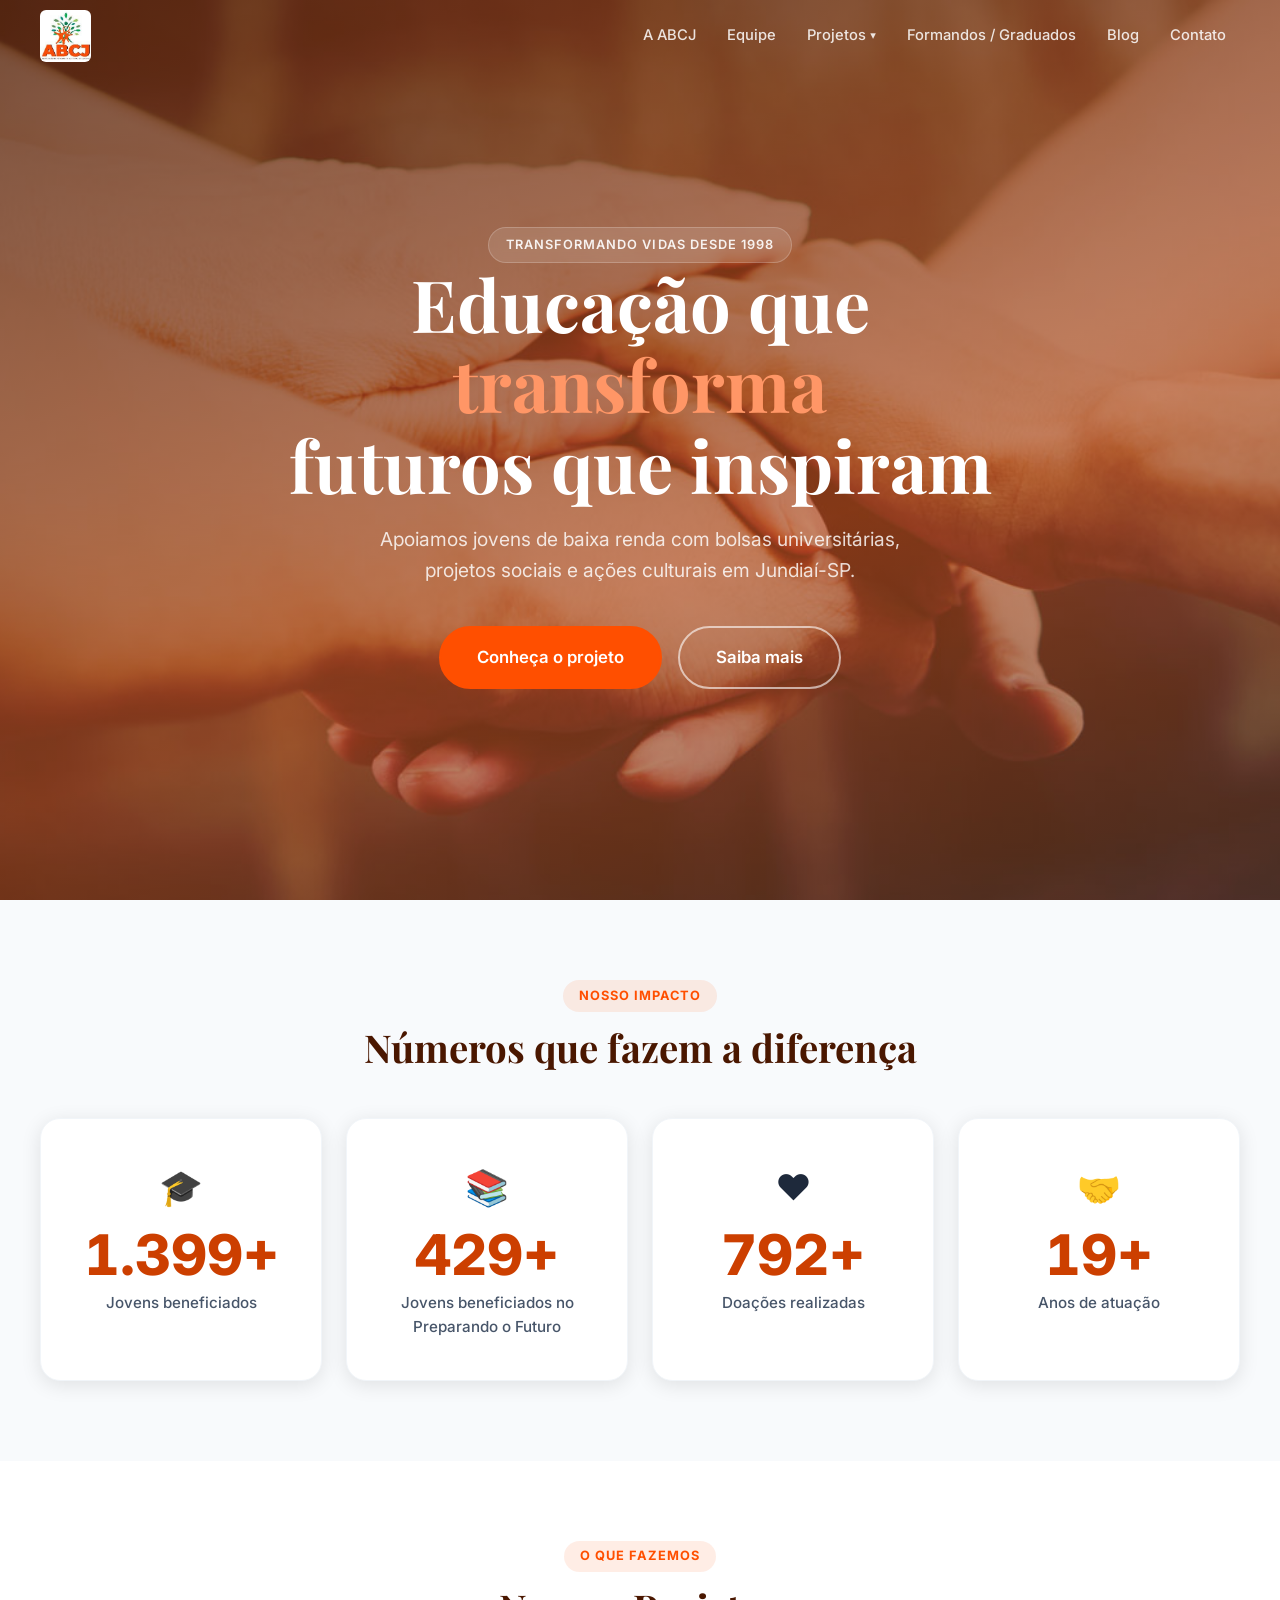
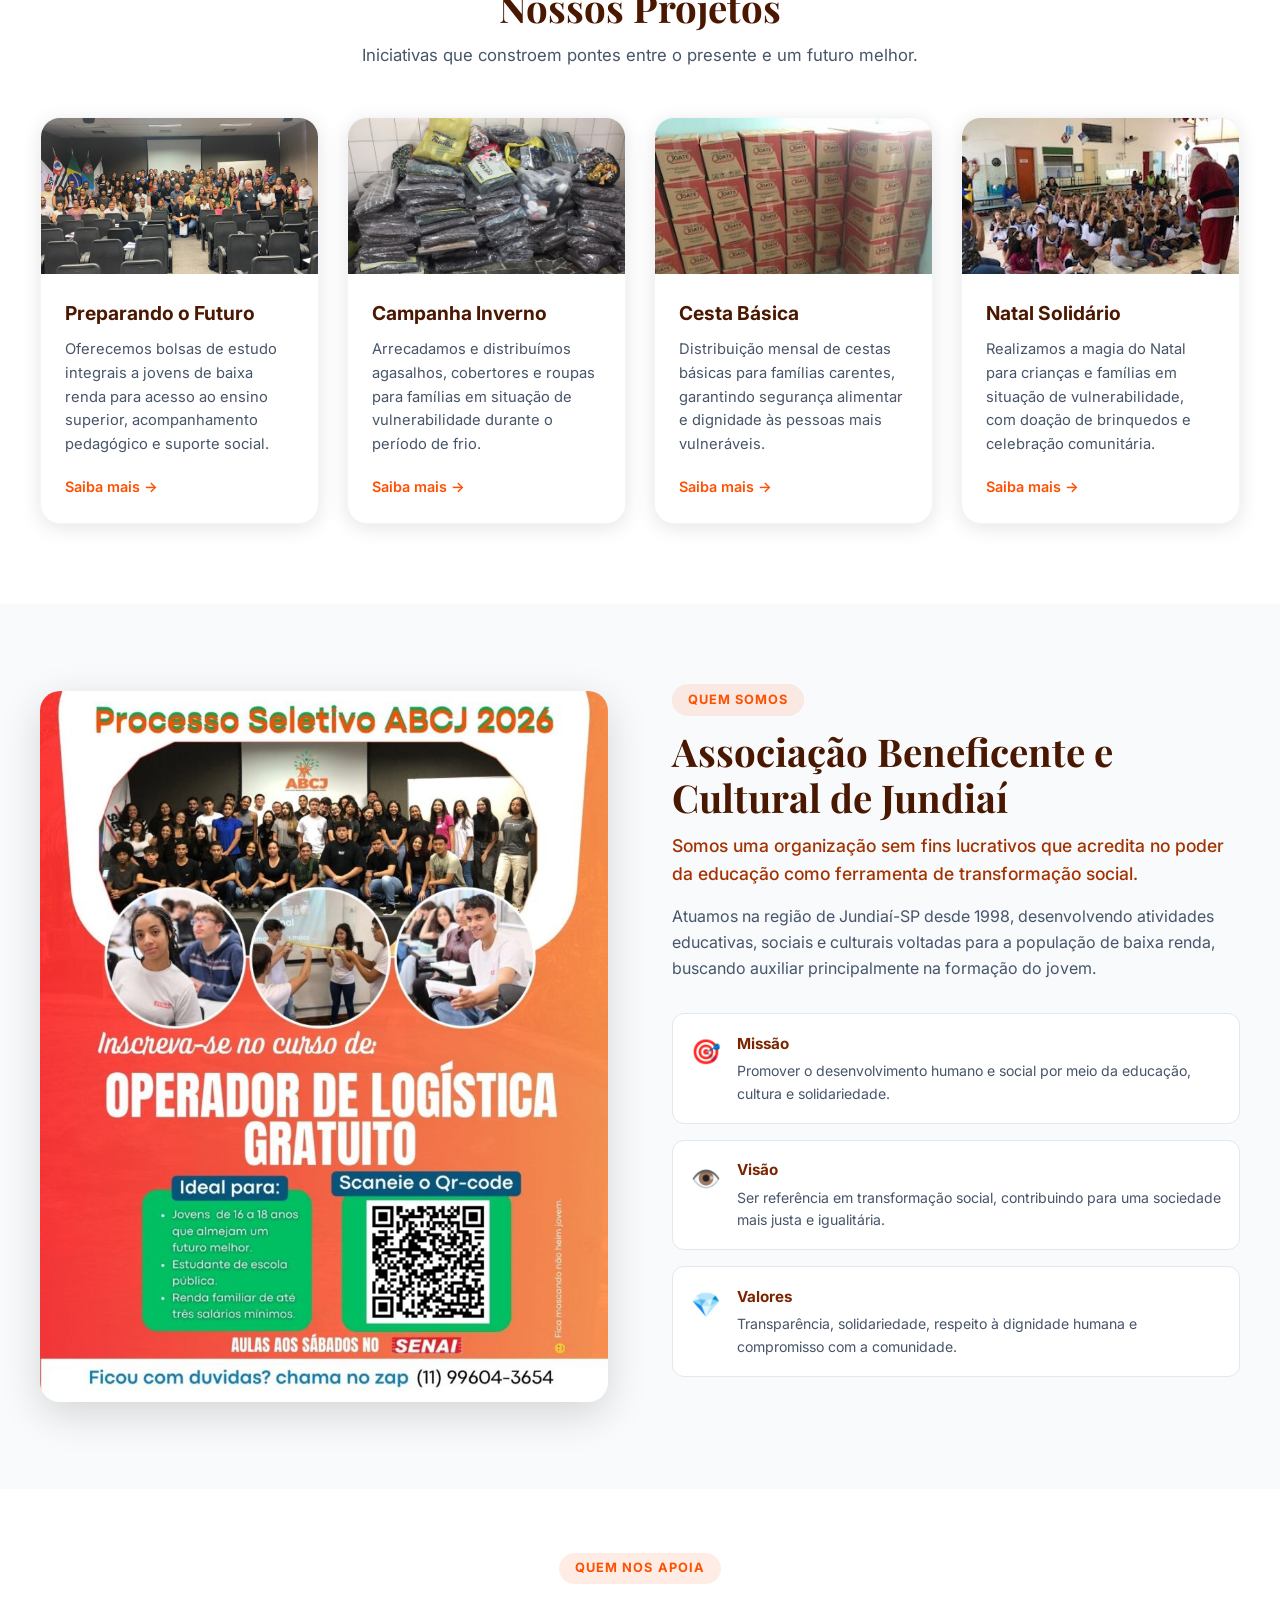
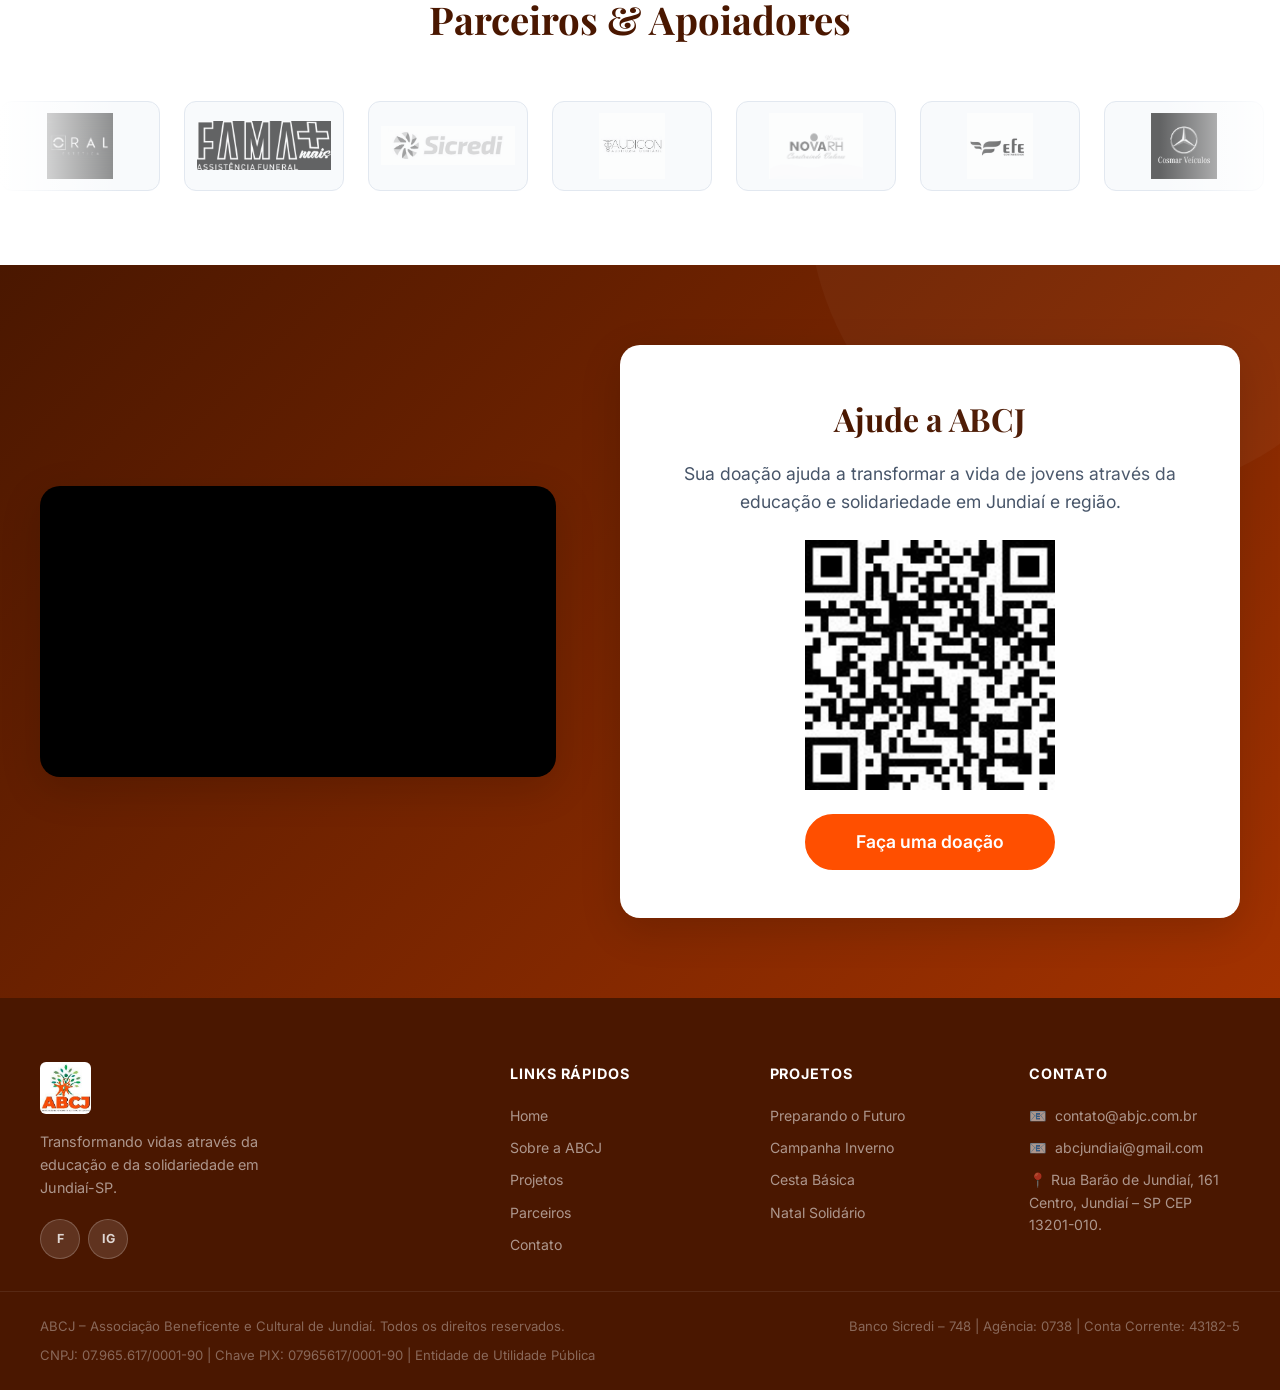
<file: index.html>
<!DOCTYPE html>
<html lang="pt-BR">
<head>
  <meta charset="UTF-8" />
  <meta name="viewport" content="width=device-width, initial-scale=1.0" />
  <meta name="description" content="ABCJ – Associação Beneficente e Cultural de Jundiaí. Desenvolvendo atividades educativas, sociais e culturais voltadas para a população de baixa renda." />
  <title>ABCJ – Associação Beneficente e Cultural de Jundiaí</title>
  <link rel="stylesheet" href="style.css" />
  <link rel="preconnect" href="https://fonts.googleapis.com" />
  <link rel="preconnect" href="https://fonts.gstatic.com" crossorigin />
  <link rel="icon" href="images/logo_abcj.jpg" type="image/jpeg" />
  <link href="https://fonts.googleapis.com/css2?family=Inter:wght@300;400;500;600;700;800&family=Playfair+Display:wght@700;800&display=swap" rel="stylesheet" />
</head>
<body>

  <!-- ========== HEADER ========== -->
  <header class="header" id="header">
    <div class="container header__inner">
      <a href="#home" class="logo" id="logo-link">
        <img src="images/logo_abcj.jpg" alt="Logo ABCJ" class="logo__img" />
      </a>

      <nav class="nav" id="main-nav" aria-label="Menu principal">
        <ul class="nav__list">
          <li><a href="a-abcj.html" class="nav__link">A ABCJ</a></li>
          <li><a href="equipe.html" class="nav__link">Equipe</a></li>
          <li class="nav__dropdown">
            <a href="index.html#projetos" class="nav__link">Projetos <span class="nav__arrow">▾</span></a>
            <ul class="nav__sub">
              <li><a href="projeto-preparando-futuro.html">Preparando o Futuro</a></li>
              <li><a href="projeto-campanha-inverno.html">Campanha Inverno</a></li>
              <li><a href="projeto-cesta-basica.html">Cesta Básica</a></li>
              <li><a href="projeto-natal-solidario.html">Natal Solidário</a></li>
            </ul>
          </li>
          <li><a href="formandos.html" class="nav__link">Formandos / Graduados</a></li>
          <li><a href="blog.html" class="nav__link">Blog</a></li>
          <li><a href="index.html#footer" class="nav__link">Contato</a></li>
        </ul>
      </nav>



      <button class="hamburger" id="hamburger" aria-label="Abrir menu" aria-expanded="false">
        <span class="hamburger__line"></span>
        <span class="hamburger__line"></span>
        <span class="hamburger__line"></span>
      </button>
    </div>

    <!-- Mobile Menu -->
    <div class="mobile-menu" id="mobile-menu" aria-hidden="true">
      <ul class="mobile-menu__list">
        <li><a href="a-abcj.html" class="mobile-menu__link">A ABCJ</a></li>
        <li><a href="equipe.html" class="mobile-menu__link">Equipe</a></li>
        <li><a href="index.html#projetos" class="mobile-menu__link">Projetos</a></li>
        <li><a href="formandos.html" class="mobile-menu__link">Formandos / Graduados</a></li>
        <li><a href="blog.html" class="mobile-menu__link">Blog</a></li>
        <li><a href="index.html#footer" class="mobile-menu__link">Contato</a></li>

      </ul>
    </div>
  </header>

  <main id="main">

    <!-- ========== HERO ========== -->
    <section class="hero" id="home" aria-label="Seção principal">
      <div class="hero__bg" id="hero-bg"></div>
      <div class="hero__overlay"></div>
      <div class="hero__content">
        <span class="hero__tag animate-fade-up">Transformando vidas desde 1998</span>
        <h1 class="hero__title animate-fade-up delay-1">
          Educação que <em>transforma</em><br />futuros que inspiram
        </h1>
        <p class="hero__subtitle animate-fade-up delay-2">
          Apoiamos jovens de baixa renda com bolsas universitárias, projetos sociais e ações culturais em Jundiaí-SP.
        </p>
        <div class="hero__actions animate-fade-up delay-3">
          <a href="#projetos" class="btn btn--primary btn--lg" id="hero-cta">Conheça o projeto</a>
          <a href="#sobre" class="btn btn--outline btn--lg" id="hero-saiba">Saiba mais</a>
        </div>
      </div>
    </section>

    <!-- ========== NÚMEROS / IMPACTO ========== -->
    <section class="stats" id="stats" aria-label="Números de impacto">
      <div class="container">
        <div class="section-header">
          <span class="section-tag">Nosso Impacto</span>
          <h2 class="section-title">Números que fazem a diferença</h2>
        </div>
        <div class="stats__grid">
          <div class="stat-card" data-target="1500">
            <div class="stat-card__icon">🎓</div>
            <span class="stat-card__number" id="counter-jovens">0</span>
            <p class="stat-card__label">Jovens beneficiados</p>
          </div>
          <div class="stat-card" data-target="460">
            <div class="stat-card__icon">📚</div>
            <span class="stat-card__number" id="counter-bolsas">0</span>
            <p class="stat-card__label">Jovens beneficiados no Preparando o Futuro</p>
          </div>
          <div class="stat-card" data-target="850">
            <div class="stat-card__icon">❤️</div>
            <span class="stat-card__number" id="counter-doacoes">0</span>
            <p class="stat-card__label">Doações realizadas</p>
          </div>
          <div class="stat-card" data-target="20">
            <div class="stat-card__icon">🤝</div>
            <span class="stat-card__number" id="counter-parceiros">0</span>
            <p class="stat-card__label">Anos de atuação</p>
          </div>
        </div>
      </div>
    </section>

    <!-- ========== PROJETOS ========== -->
    <section class="projects" id="projetos" aria-label="Nossos projetos">
      <div class="container">
        <div class="section-header">
          <span class="section-tag">O que fazemos</span>
          <h2 class="section-title">Nossos Projetos</h2>
          <p class="section-desc">Iniciativas que constroem pontes entre o presente e um futuro melhor.</p>
        </div>
        <div class="projects__grid">

          <article class="project-card" id="card-futuro">
            <div class="project-card__img-wrap">
              <img src="images/mudandovidas.jpeg" alt="Projeto Preparando o Futuro – jovens recebendo bolsas universitárias" class="project-card__img" loading="lazy"/>
            </div>
            <div class="project-card__body">
              <h3 class="project-card__title">Preparando o Futuro</h3>
              <p class="project-card__desc">Oferecemos bolsas de estudo integrais a jovens de baixa renda para acesso ao ensino superior, acompanhamento pedagógico e suporte social.</p>
              <a href="projeto-preparando-futuro.html" class="project-card__link">Saiba mais →</a>
            </div>
          </article>

          <article class="project-card" id="card-inverno">
            <div class="project-card__img-wrap">
              <img src="images/inverno5.jpeg" alt="Campanha do Agasalho – distribuição de roupas de inverno" class="project-card__img" loading="lazy" />
            </div>
            <div class="project-card__body">
              <h3 class="project-card__title">Campanha Inverno</h3>
              <p class="project-card__desc">Arrecadamos e distribuímos agasalhos, cobertores e roupas para famílias em situação de vulnerabilidade durante o período de frio.</p>
              <a href="projeto-campanha-inverno.html" class="project-card__link">Saiba mais →</a>
            </div>
          </article>

          <article class="project-card" id="card-cesta">
            <div class="project-card__img-wrap">
              <img src="images/cesta.jpg" alt="Cesta Básica – doação de alimentos" class="project-card__img" loading="lazy" />
            </div>
            <div class="project-card__body">
              <h3 class="project-card__title">Cesta Básica</h3>
              <p class="project-card__desc">Distribuição mensal de cestas básicas para famílias carentes, garantindo segurança alimentar e dignidade às pessoas mais vulneráveis.</p>
              <a href="projeto-cesta-basica.html" class="project-card__link">Saiba mais →</a>
            </div>
          </article>

          <article class="project-card" id="card-natal">
            <div class="project-card__img-wrap">
              <img src="images/natalgrande.jpg" alt="Natal Solidário – distribuição de presentes para crianças" class="project-card__img" loading="lazy" />
            </div>
            <div class="project-card__body">
              <h3 class="project-card__title">Natal Solidário</h3>
              <p class="project-card__desc">Realizamos a magia do Natal para crianças e famílias em situação de vulnerabilidade, com doação de brinquedos e celebração comunitária.</p>
              <a href="projeto-natal-solidario.html" class="project-card__link">Saiba mais →</a>
            </div>
          </article>

        </div>
      </div>
    </section>

    <!-- ========== SOBRE ========== -->
    <section class="about" id="sobre" aria-label="Sobre a ABCJ">
      <div class="container about__inner">
        <div class="about__image-col">
          <div class="about__img-wrap">
            <img src="images/posterabcj.jpg" alt="Poster Informativo ABCJ" class="about__img" loading="lazy"/>
          </div>
        </div>
        <div class="about__content-col">
          <span class="section-tag">Quem somos</span>
          <h2 class="section-title">Associação Beneficente e Cultural de Jundiaí</h2>
          <p class="about__lead">Somos uma organização sem fins lucrativos que acredita no poder da educação como ferramenta de transformação social.</p>
          <p class="about__text">Atuamos na região de Jundiaí-SP desde 1998, desenvolvendo atividades educativas, sociais e culturais voltadas para a população de baixa renda, buscando auxiliar principalmente na formação do jovem.</p>

          <div class="mvv">
            <div class="mvv__item" id="mvv-missao">
              <div class="mvv__icon">🎯</div>
              <div>
                <h3 class="mvv__title">Missão</h3>
                <p class="mvv__text">Promover o desenvolvimento humano e social por meio da educação, cultura e solidariedade.</p>
              </div>
            </div>
            <div class="mvv__item" id="mvv-visao">
              <div class="mvv__icon">👁️</div>
              <div>
                <h3 class="mvv__title">Visão</h3>
                <p class="mvv__text">Ser referência em transformação social, contribuindo para uma sociedade mais justa e igualitária.</p>
              </div>
            </div>
            <div class="mvv__item" id="mvv-valores">
              <div class="mvv__icon">💎</div>
              <div>
                <h3 class="mvv__title">Valores</h3>
                <p class="mvv__text">Transparência, solidariedade, respeito à dignidade humana e compromisso com a comunidade.</p>
              </div>
            </div>
          </div>


        </div>
      </div>
    </section>

    <!-- ========== PARCEIROS ========== -->
    <section class="partners" id="parceiros" aria-label="Nossos parceiros">
      <div class="container">
        <div class="section-header">
          <span class="section-tag">Quem nos apoia</span>
          <h2 class="section-title">Parceiros &amp; Apoiadores</h2>
        </div>
      </div>
      <div class="carousel-wrapper" aria-label="Carrossel de parceiros">
        <div class="carousel-track" id="carousel-track">
          <div class="partner-logo"><img src="images/oralestetica.jpeg" alt="Oral Estética"></div>
          <div class="partner-logo"><img src="images/fama.jpeg" alt="Fama"></div>
          <div class="partner-logo"><img src="images/sicred.jpg" alt="Sicredi"></div>
          <div class="partner-logo"><img src="images/audicon.jpg" alt="Audicon"></div>
          <div class="partner-logo"><img src="images/novarh.jpg" alt="Nova RH"></div>
          <div class="partner-logo"><img src="images/efe.png" alt="Efe"></div>
          <div class="partner-logo"><img src="images/cosmar.jpeg" alt="Cosmar"></div>
          <div class="partner-logo"><img src="images/unianchieta.png" alt="UniAnchieta"></div>
          
          <!-- Duplicates for infinite scroll -->
          <div class="partner-logo" aria-hidden="true"><img src="images/oralestetica.jpeg" alt=""></div>
          <div class="partner-logo" aria-hidden="true"><img src="images/fama.jpeg" alt=""></div>
          <div class="partner-logo" aria-hidden="true"><img src="images/sicred.jpg" alt=""></div>
          <div class="partner-logo" aria-hidden="true"><img src="images/audicon.jpg" alt=""></div>
          <div class="partner-logo" aria-hidden="true"><img src="images/novarh.jpg" alt=""></div>
          <div class="partner-logo" aria-hidden="true"><img src="images/efe.png" alt=""></div>
          <div class="partner-logo" aria-hidden="true"><img src="images/cosmar.jpeg" alt=""></div>
          <div class="partner-logo" aria-hidden="true"><img src="images/unianchieta.png" alt=""></div>
        </div>
      </div>
    </section>

    <!-- ========== CONTATO ========== -->
    <section class="contact" id="contato" aria-label="Formulário de contato">
      <div class="container contact__inner">
        <div class="donation__video">
          <iframe src="https://www.youtube.com/embed/oIAQZM43AwQ" title="YouTube video player" allow="accelerometer; autoplay; clipboard-write; encrypted-media; gyroscope; picture-in-picture" allowfullscreen></iframe>
        </div>

        <div class="donation__picpay" style="display: flex; flex-direction: column; justify-content: center; align-items: center; background: var(--white); border-radius: var(--radius-lg); padding: 3rem; text-align: center; box-shadow: var(--shadow-lg);">
          <h2 style="color: var(--orange-900); font-family: var(--font-display); font-size: 2rem; margin-bottom: 1rem;">Ajude a ABCJ</h2>
          <p style="color: var(--gray-600); margin-bottom: 1.5rem; font-size: 1.1rem;">Sua doação ajuda a transformar a vida de jovens através da educação e solidariedade em Jundiaí e região.</p>
          <img src="images/qrcode.jpeg" alt="QR Code Doação" style="width: 250px; height: 250px; margin-bottom: 1.5rem; object-fit: contain;" />
          <a href="https://www.paypal.com/donate?hosted_button_id=FT6H6EGYATANG" target="_blank" class="btn btn--primary" style="width: 100%; max-width: 250px; font-size: 1.1rem; text-align: center; justify-content: center;">Faça uma doação</a>
        </div>
      </div>
    </section>

  </main>

  <!-- ========== FOOTER ========== -->
  <footer class="footer" id="footer">
    <div class="container footer__inner">
      <div class="footer__brand">
        <div class="logo logo--light">
          <img src="images/logo_abcj.jpg" alt="Logo ABCJ" class="logo__img" />
        </div>
        <p class="footer__tagline">Transformando vidas através da educação e da solidariedade em Jundiaí-SP.</p>
        <div class="social-links footer__social">
          <a href="https://www.facebook.com/AssociacaoBeneficenteECulturalDeJundiai/" class="social-link" aria-label="Facebook" target="_blank">f</a>
          <a href="https://www.instagram.com/abcj_ong_" class="social-link" aria-label="Instagram" target="_blank">ig</a>
        </div>
      </div>

      <div class="footer__col">
        <h3 class="footer__heading">Links Rápidos</h3>
        <ul class="footer__links">
          <li><a href="#home">Home</a></li>
          <li><a href="#sobre">Sobre a ABCJ</a></li>
          <li><a href="#projetos">Projetos</a></li>
          <li><a href="#parceiros">Parceiros</a></li>
          <li><a href="#contato">Contato</a></li>
        </ul>
      </div>

      <div class="footer__col">
        <h3 class="footer__heading">Projetos</h3>
        <ul class="footer__links">
          <li><a href="projeto-preparando-futuro.html">Preparando o Futuro</a></li>
          <li><a href="projeto-campanha-inverno.html">Campanha Inverno</a></li>
          <li><a href="projeto-cesta-basica.html">Cesta Básica</a></li>
          <li><a href="projeto-natal-solidario.html">Natal Solidário</a></li>
        </ul>
      </div>

      <div class="footer__col">
        <h3 class="footer__heading">Contato</h3>
        <ul class="footer__links footer__links--contact">
          <li>📧 <a href="mailto:contato@abjc.com.br">contato@abjc.com.br</a></li>
          <li>📧 <a href="mailto:abcjundiai@gmail.com">abcjundiai@gmail.com</a></li>
          <li>📍 Rua Barão de Jundiaí, 161 Centro, Jundiaí – SP CEP 13201-010.</li>
        </ul>
      </div>
    </div>

    <div class="footer__bottom">
      <div class="container footer__bottom-inner">
        <p>ABCJ – Associação Beneficente e Cultural de Jundiaí. Todos os direitos reservados.</p>
        <p>Banco Sicredi – 748 | Agência: 0738 | Conta Corrente: 43182-5</p>
        <p>CNPJ: 07.965.617/0001-90 | Chave PIX: 07965617/0001-90 | Entidade de Utilidade Pública</p>
      </div>
    </div>
  </footer>

  <script src="script.js"></script>
</body>
</html>
</file>
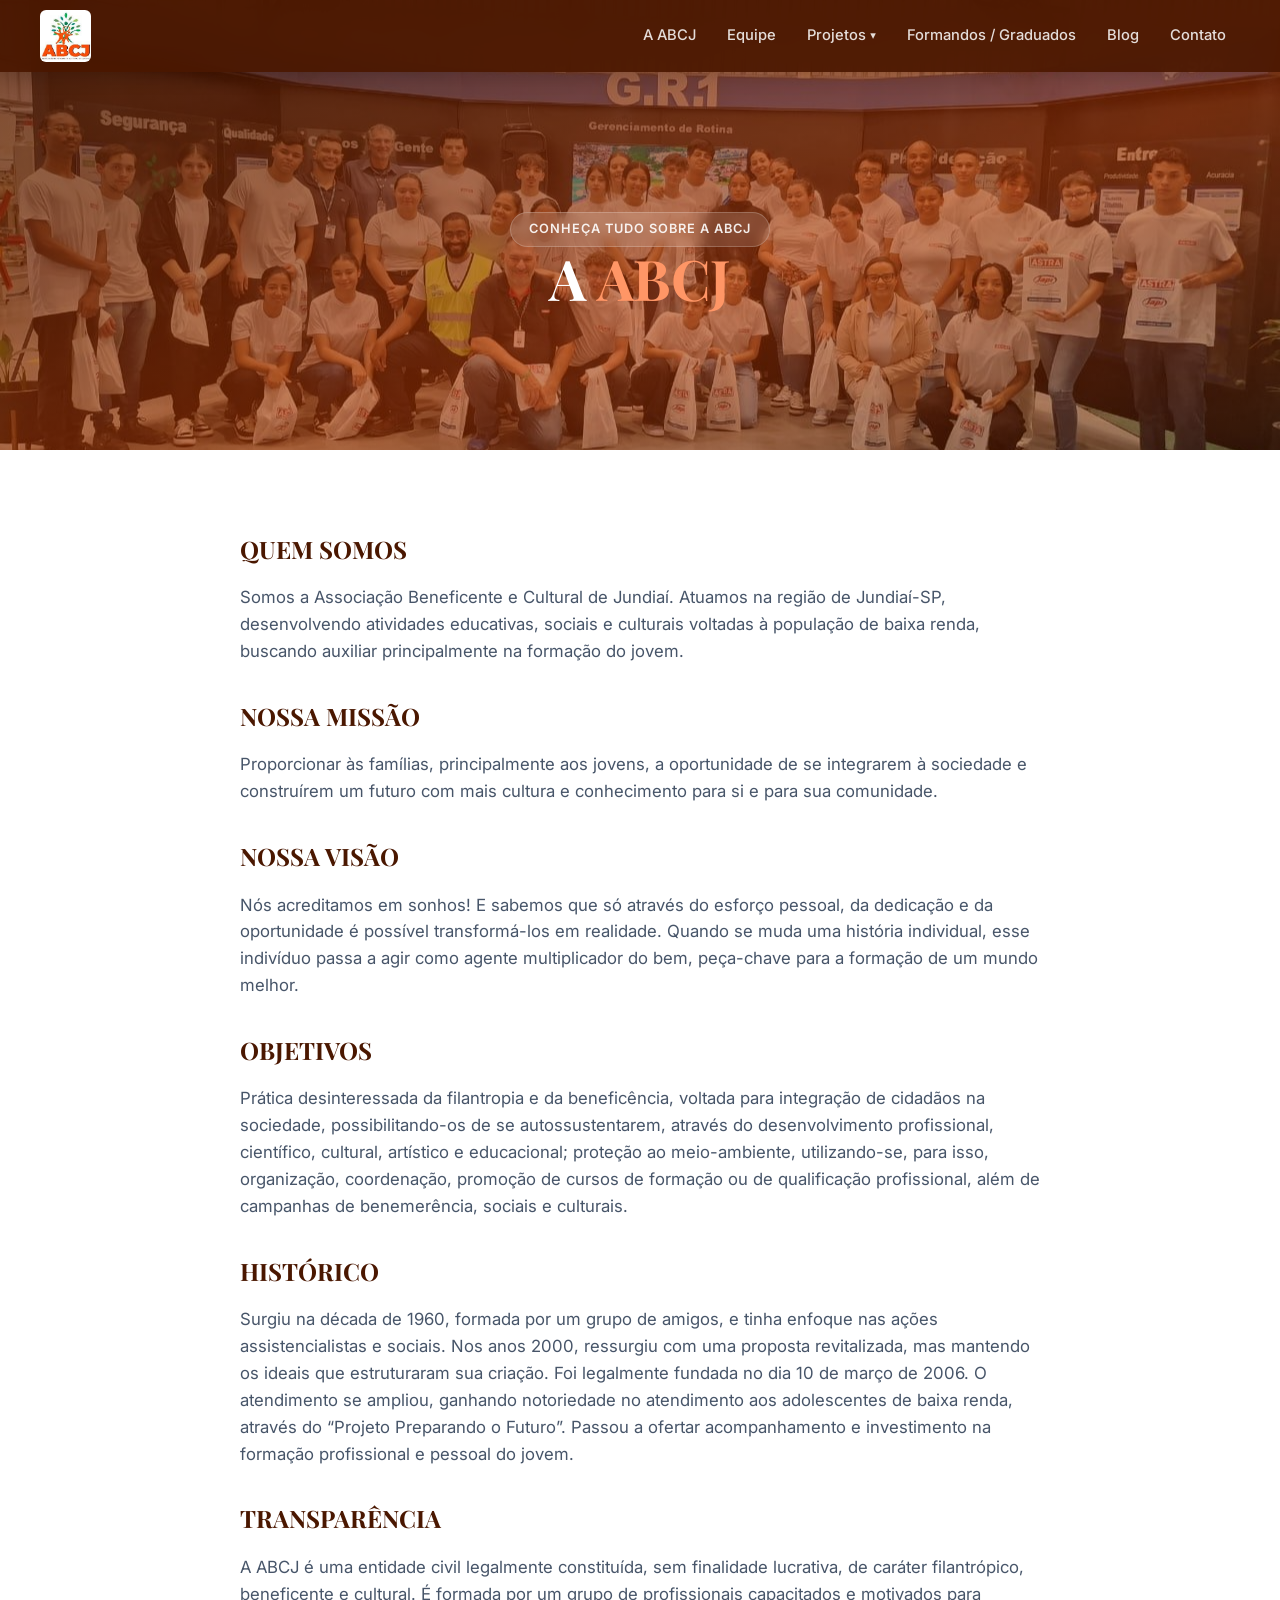
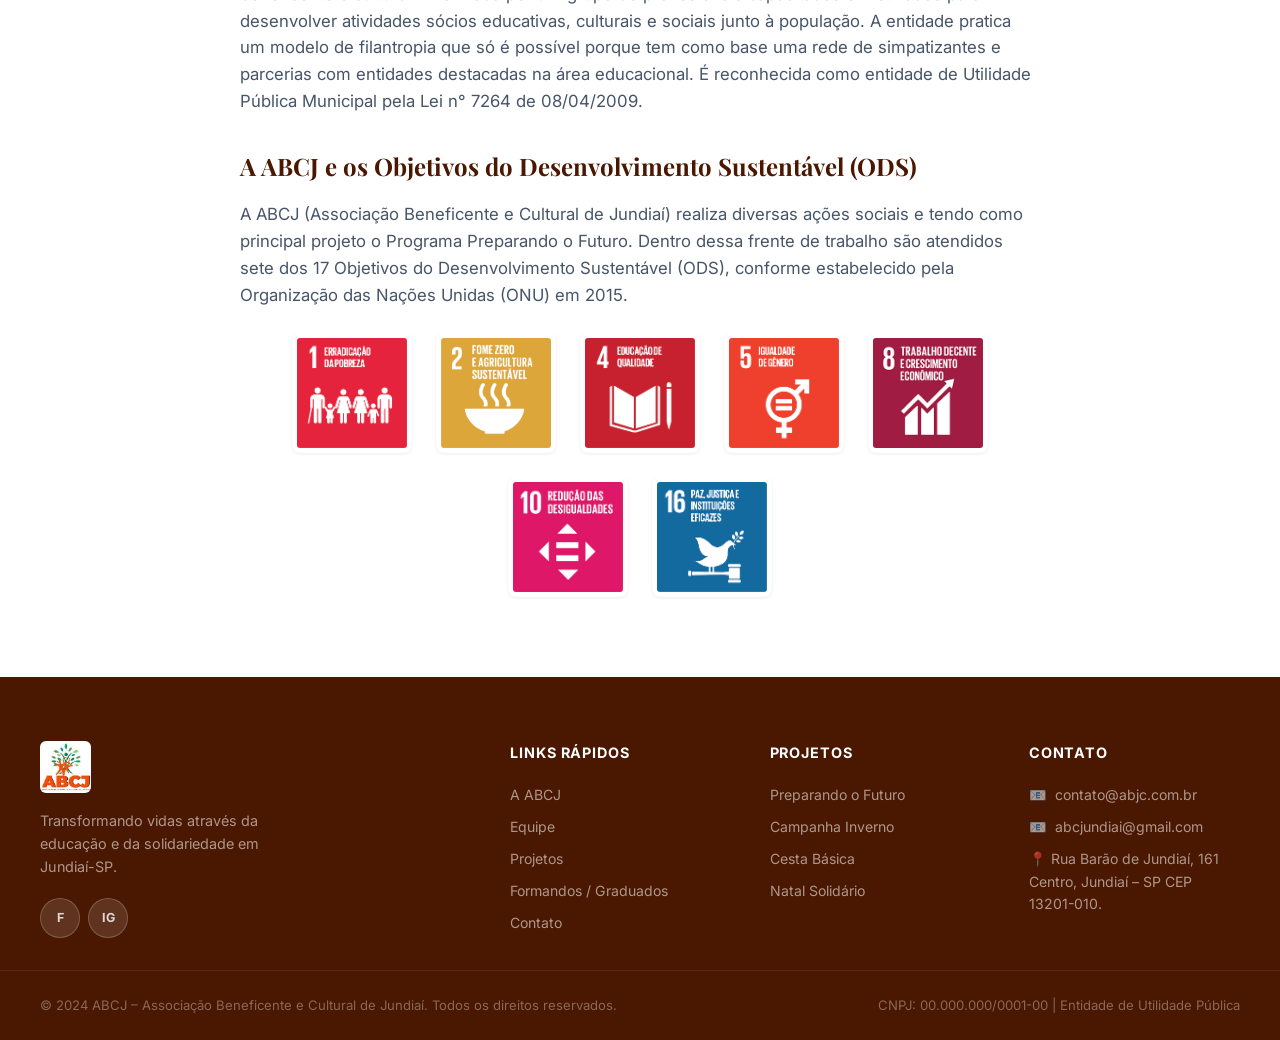
<file: a-abcj.html>
<!DOCTYPE html>
<html lang="pt-BR">
<head>
  <meta charset="UTF-8" />
  <meta name="viewport" content="width=device-width, initial-scale=1.0" />
  <meta name="description" content="A ABCJ – Associação Beneficente e Cultural de Jundiaí. Conheça tudo sobre a ABCJ." />
  <title>A ABCJ - Associação Beneficente e Cultural de Jundiaí</title>
  <link rel="stylesheet" href="style.css" />
  <link rel="preconnect" href="https://fonts.googleapis.com" />
  <link rel="preconnect" href="https://fonts.gstatic.com" crossorigin />
  <link rel="icon" href="images/logo_abcj.jpg" type="image/jpeg" />
  <link href="https://fonts.googleapis.com/css2?family=Inter:wght@300;400;500;600;700;800&family=Playfair+Display:wght@700;800&display=swap" rel="stylesheet" />
</head>
<body>

  <!-- ========== HEADER ========== -->
  <header class="header" id="header" style="background: rgba(74,23,0,.92); backdrop-filter: blur(12px); box-shadow: 0 2px 20px rgba(0,0,0,.2);">
    <div class="container header__inner">
      <a href="index.html" class="logo" id="logo-link">
        <img src="images/logo_abcj.jpg" alt="Logo ABCJ" class="logo__img" />
      </a>

      <nav class="nav" id="main-nav" aria-label="Menu principal">
        <ul class="nav__list">
          <li><a href="a-abcj.html" class="nav__link">A ABCJ</a></li>
          <li><a href="equipe.html" class="nav__link">Equipe</a></li>
          <li class="nav__dropdown">
            <a href="index.html#projetos" class="nav__link">Projetos <span class="nav__arrow">▾</span></a>
            <ul class="nav__sub">
              <li><a href="projeto-preparando-futuro.html">Preparando o Futuro</a></li>
              <li><a href="projeto-campanha-inverno.html">Campanha Inverno</a></li>
              <li><a href="projeto-cesta-basica.html">Cesta Básica</a></li>
              <li><a href="projeto-natal-solidario.html">Natal Solidário</a></li>
            </ul>
          </li>
          <li><a href="formandos.html" class="nav__link">Formandos / Graduados</a></li>
          <li><a href="blog.html" class="nav__link">Blog</a></li>
          <li><a href="index.html#footer" class="nav__link">Contato</a></li>
        </ul>
      </nav>



      <button class="hamburger" id="hamburger" aria-label="Abrir menu" aria-expanded="false">
        <span class="hamburger__line"></span>
        <span class="hamburger__line"></span>
        <span class="hamburger__line"></span>
      </button>
    </div>

    <!-- Mobile Menu -->
    <div class="mobile-menu" id="mobile-menu" aria-hidden="true">
      <ul class="mobile-menu__list">
        <li><a href="a-abcj.html" class="mobile-menu__link">A ABCJ</a></li>
        <li><a href="equipe.html" class="mobile-menu__link">Equipe</a></li>
        <li><a href="index.html#projetos" class="mobile-menu__link">Projetos</a></li>
        <li><a href="formandos.html" class="mobile-menu__link">Formandos / Graduados</a></li>
        <li><a href="blog.html" class="mobile-menu__link">Blog</a></li>
        <li><a href="index.html#footer" class="mobile-menu__link">Contato</a></li>

      </ul>
    </div>
  </header>

  <main id="main">

    <!-- ========== HERO PROJECT ========== -->
    <section class="hero hero--project" aria-label="Seção A ABCJ">
      <div class="hero__bg loaded" style="background: url('images/preparandofuturos.jfif') center 35% /cover no-repeat;"></div>
      <div class="hero__overlay"></div>
      <div class="hero__content" style="padding-top: 4rem;">
        <span class="hero__tag animate-fade-up">CONHEÇA TUDO SOBRE A ABCJ</span>
        <h1 class="hero__title animate-fade-up delay-1">A <em>ABCJ</em></h1>
      </div>
    </section>

    <!-- ========== DETAILS ========== -->
    <section class="project-details">
      <div class="container project-details__inner" style="grid-template-columns: 1fr; max-width: 800px; margin: 0 auto;">
        <div class="project-details__content">
          <h3>QUEM SOMOS</h3>
          <p>Somos a Associação Beneficente e Cultural de Jundiaí. Atuamos na região de Jundiaí-SP, desenvolvendo atividades educativas, sociais e culturais voltadas à população de baixa renda, buscando auxiliar principalmente na formação do jovem.</p>
          
          <h3 style="margin-top: 2rem;">NOSSA MISSÃO</h3>
          <p>Proporcionar às famílias, principalmente aos jovens, a oportunidade de se integrarem à sociedade e construírem um futuro com mais cultura e conhecimento para si e para sua comunidade.</p>
          
          <h3 style="margin-top: 2rem;">NOSSA VISÃO</h3>
          <p>Nós acreditamos em sonhos! E sabemos que só através do esforço pessoal, da dedicação e da oportunidade é possível transformá-los em realidade. Quando se muda uma história individual, esse indivíduo passa a agir como agente multiplicador do bem, peça-chave para a formação de um mundo melhor.</p>
          
          <h3 style="margin-top: 2rem;">OBJETIVOS</h3>
          <p>Prática desinteressada da filantropia e da beneficência, voltada para integração de cidadãos na sociedade, possibilitando-os de se autossustentarem, através do desenvolvimento profissional, científico, cultural, artístico e educacional; proteção ao meio-ambiente, utilizando-se, para isso, organização, coordenação, promoção de cursos de formação ou de qualificação profissional, além de campanhas de benemerência, sociais e culturais.</p>
          
          <h3 style="margin-top: 2rem;">HISTÓRICO</h3>
          <p>Surgiu na década de 1960, formada por um grupo de amigos, e tinha enfoque nas ações assistencialistas e sociais. Nos anos 2000, ressurgiu com uma proposta revitalizada, mas mantendo os ideais que estruturaram sua criação. Foi legalmente fundada no dia 10 de março de 2006. O atendimento se ampliou, ganhando notoriedade no atendimento aos adolescentes de baixa renda, através do “Projeto Preparando o Futuro”. Passou a ofertar acompanhamento e investimento na formação profissional e pessoal do jovem.</p>
          
          <h3 style="margin-top: 2rem;">TRANSPARÊNCIA</h3>
          <p>A ABCJ é uma entidade civil legalmente constituída, sem finalidade lucrativa, de caráter filantrópico, beneficente e cultural. É formada por um grupo de profissionais capacitados e motivados para desenvolver atividades sócios educativas, culturais e sociais junto à população. A entidade pratica um modelo de filantropia que só é possível porque tem como base uma rede de simpatizantes e parcerias com entidades destacadas na área educacional. É reconhecida como entidade de Utilidade Pública Municipal pela Lei n° 7264 de 08/04/2009.</p>

          <h3 style="margin-top: 2rem;">A ABCJ e os Objetivos do Desenvolvimento Sustentável (ODS)</h3>
          <p>A ABCJ (Associação Beneficente e Cultural de Jundiaí) realiza diversas ações sociais e tendo como principal projeto o Programa Preparando o Futuro. Dentro dessa frente de trabalho são atendidos sete dos 17 Objetivos do Desenvolvimento Sustentável (ODS), conforme estabelecido pela Organização das Nações Unidas (ONU) em 2015.</p>
          <div class="ods-grid">
            <img src="images/ODS1.png" alt="ODS 1" class="ods-img" />
            <img src="images/ODS2.png" alt="ODS 2" class="ods-img" />
            <img src="images/ODS4.png" alt="ODS 4" class="ods-img" />
            <img src="images/ODS5.png" alt="ODS 5" class="ods-img" />
            <img src="images/ODS08.png" alt="ODS 8" class="ods-img" />
            <img src="images/ODS10.png" alt="ODS 10" class="ods-img" />
            <img src="images/ODS16.png" alt="ODS 16" class="ods-img" />
          </div>
        </div>
      </div>
    </section>

  </main>

  <!-- ========== FOOTER ========== -->
  <footer class="footer" id="footer">
    <div class="container footer__inner">
      <div class="footer__brand">
        <div class="logo logo--light">
          <img src="images/logo_abcj.jpg" alt="Logo ABCJ" class="logo__img" />
        </div>
        <p class="footer__tagline">Transformando vidas através da educação e da solidariedade em Jundiaí-SP.</p>
        <div class="social-links footer__social">
          <a href="https://www.facebook.com/AssociacaoBeneficenteECulturalDeJundiai/" class="social-link" aria-label="Facebook" target="_blank">f</a>
          <a href="https://www.instagram.com/abcj_ong_" class="social-link" aria-label="Instagram" target="_blank">ig</a>
        </div>
      </div>

      <div class="footer__col">
        <h3 class="footer__heading">Links Rápidos</h3>
        <ul class="footer__links">
          <li><a href="a-abcj.html">A ABCJ</a></li>
          <li><a href="equipe.html">Equipe</a></li>
          <li><a href="index.html#projetos">Projetos</a></li>
          <li><a href="formandos.html">Formandos / Graduados</a></li>
          <li><a href="index.html#contato">Contato</a></li>
        </ul>
      </div>

      <div class="footer__col">
        <h3 class="footer__heading">Projetos</h3>
        <ul class="footer__links">
          <li><a href="projeto-preparando-futuro.html">Preparando o Futuro</a></li>
          <li><a href="projeto-campanha-inverno.html">Campanha Inverno</a></li>
          <li><a href="projeto-cesta-basica.html">Cesta Básica</a></li>
          <li><a href="projeto-natal-solidario.html">Natal Solidário</a></li>
        </ul>
      </div>

      <div class="footer__col">
        <h3 class="footer__heading">Contato</h3>
        <ul class="footer__links footer__links--contact">
          <li>📧 <a href="mailto:contato@abjc.com.br">contato@abjc.com.br</a></li>
          <li>📧 <a href="mailto:abcjundiai@gmail.com">abcjundiai@gmail.com</a></li>
          <li>📍 Rua Barão de Jundiaí, 161 Centro, Jundiaí – SP CEP 13201-010.</li>
        </ul>
      </div>
    </div>

    <div class="footer__bottom">
      <div class="container footer__bottom-inner">
        <p>© 2024 ABCJ – Associação Beneficente e Cultural de Jundiaí. Todos os direitos reservados.</p>
        <p>CNPJ: 00.000.000/0001-00 | Entidade de Utilidade Pública</p>
      </div>
    </div>
  </footer>

  <script src="script.js"></script>
</body>
</html>
</file>
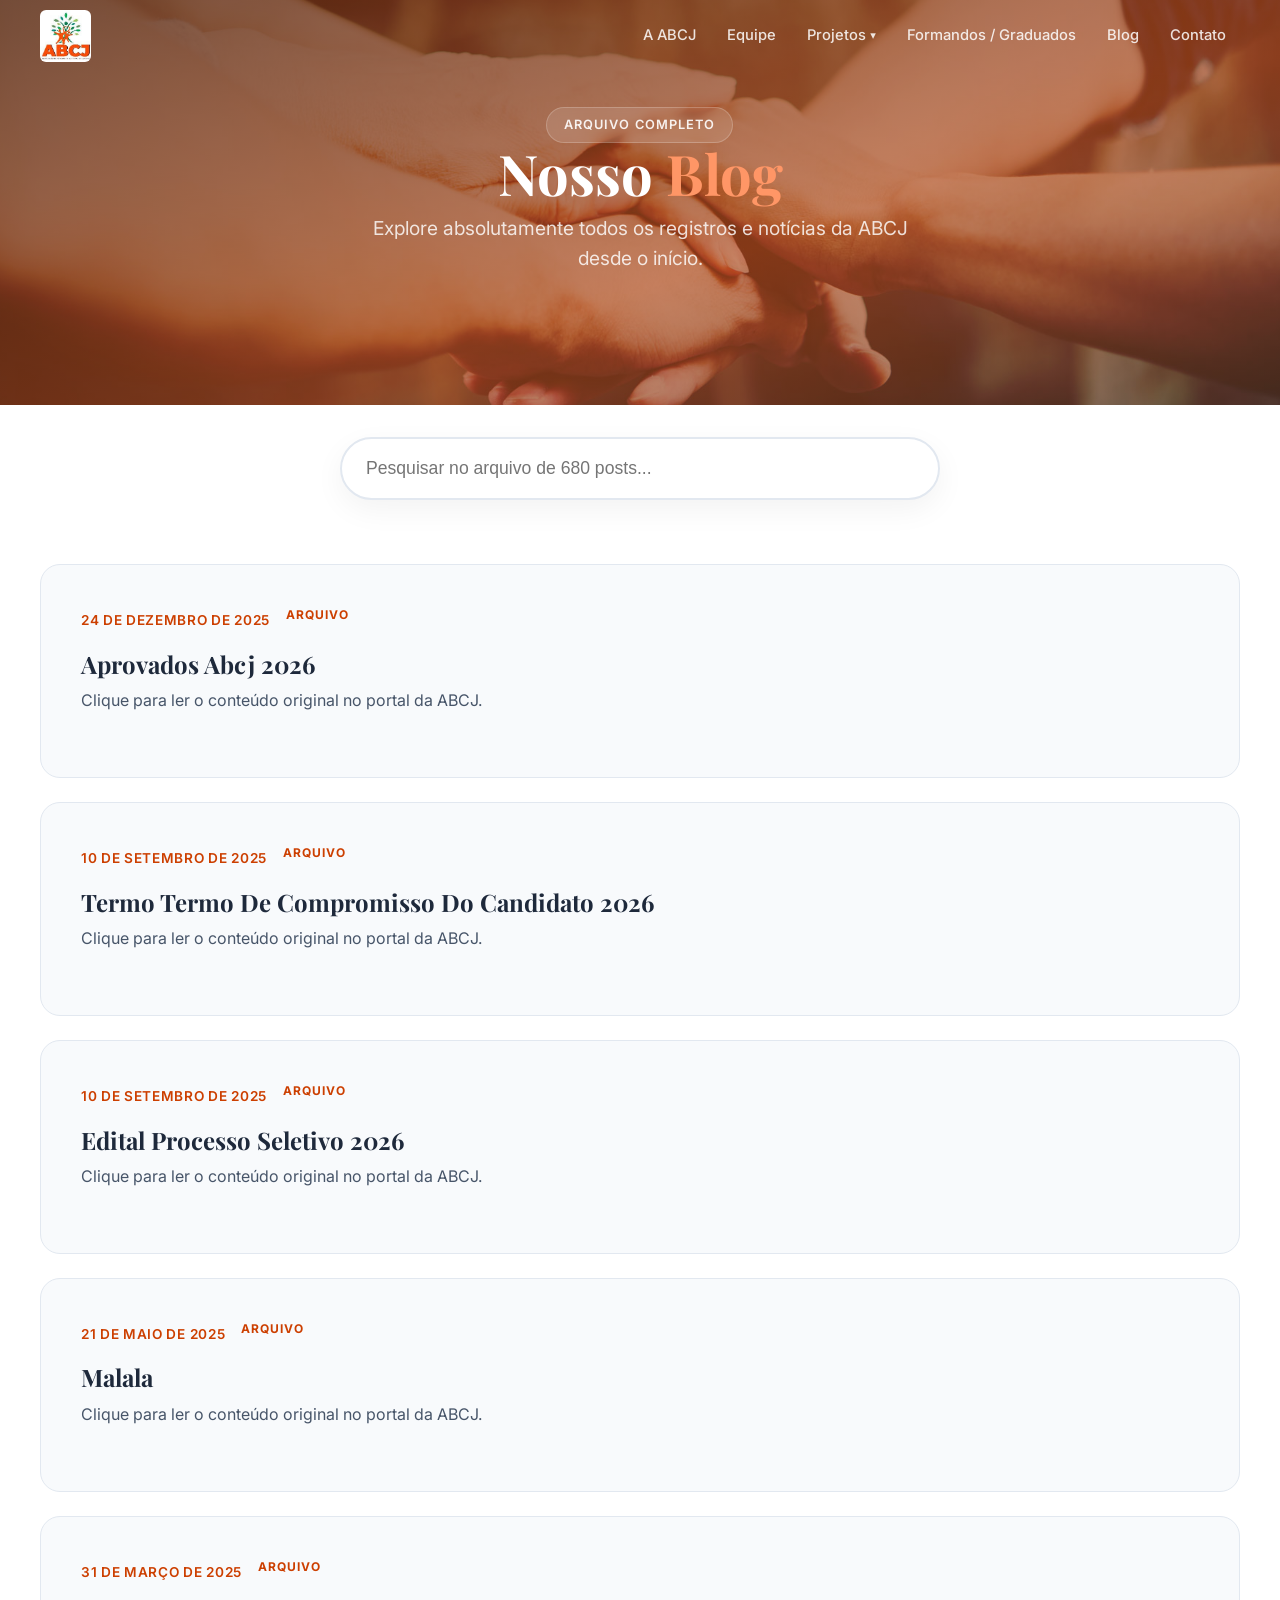
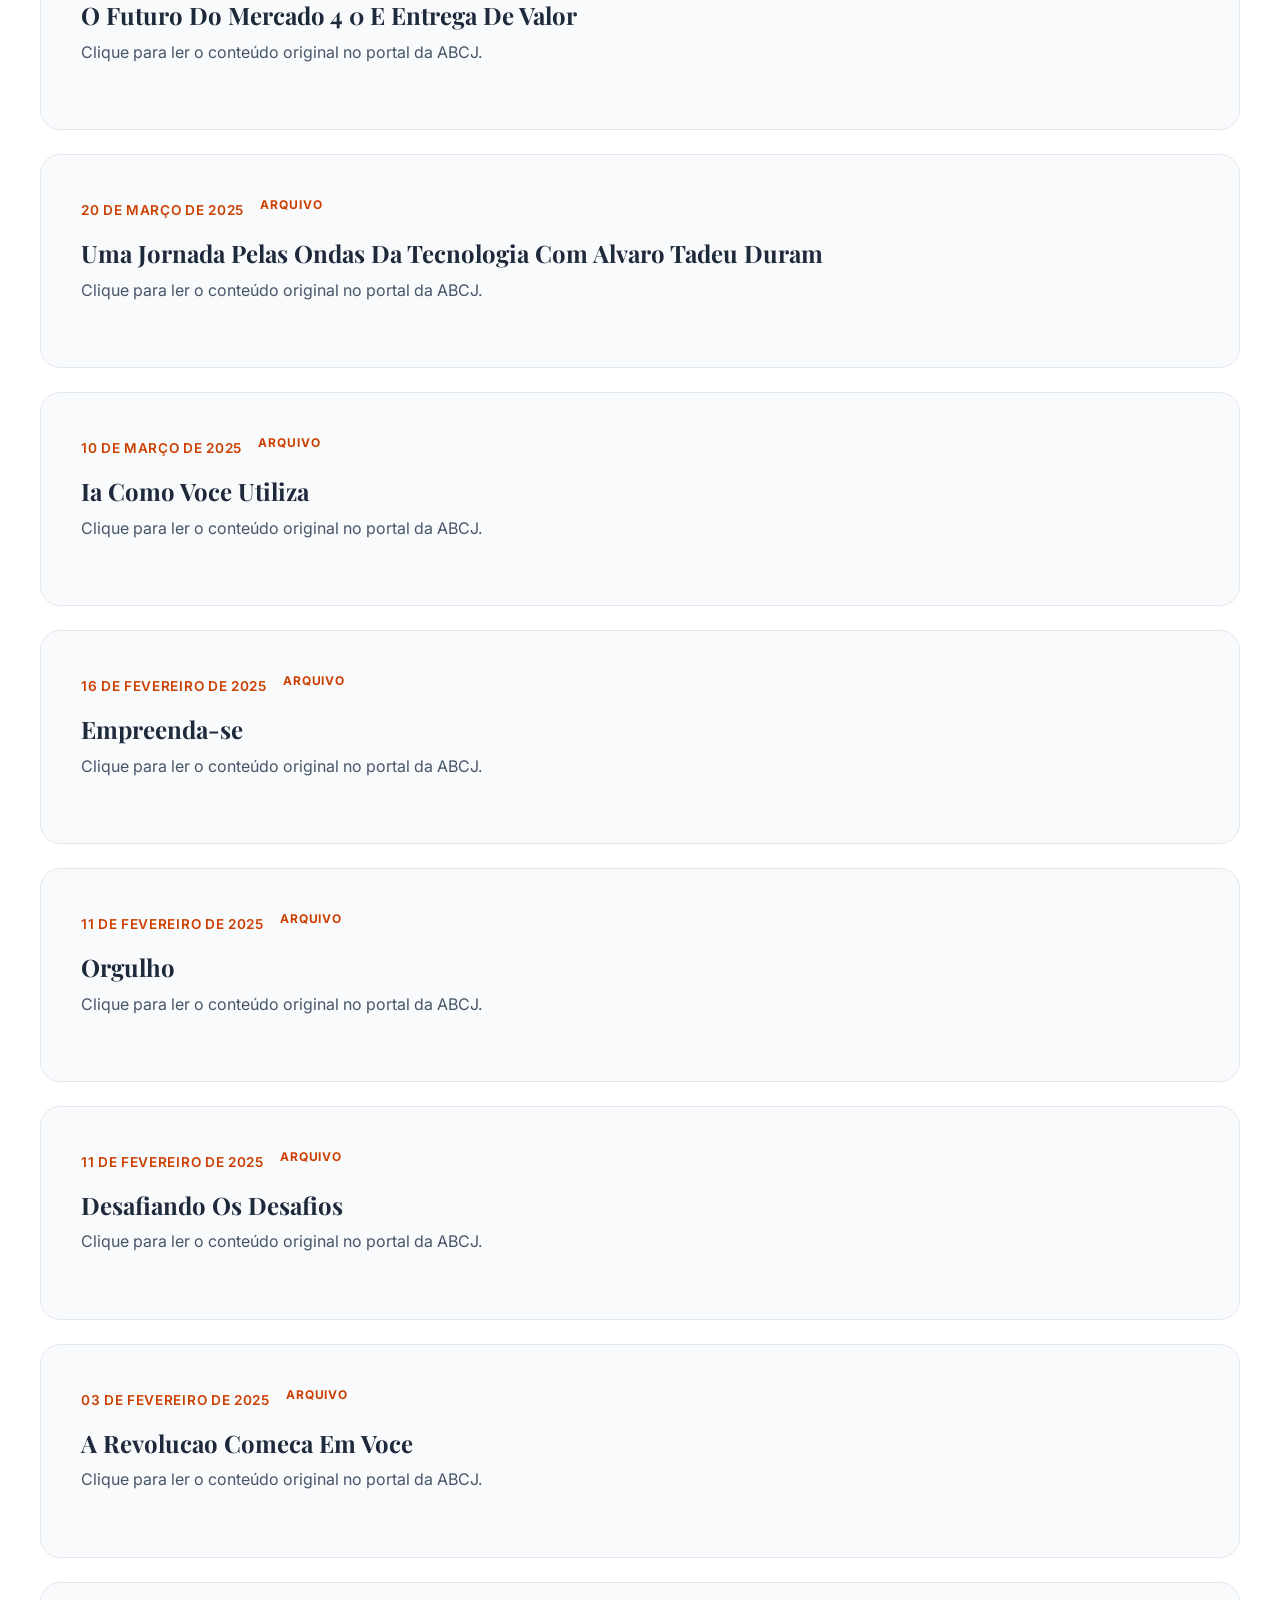
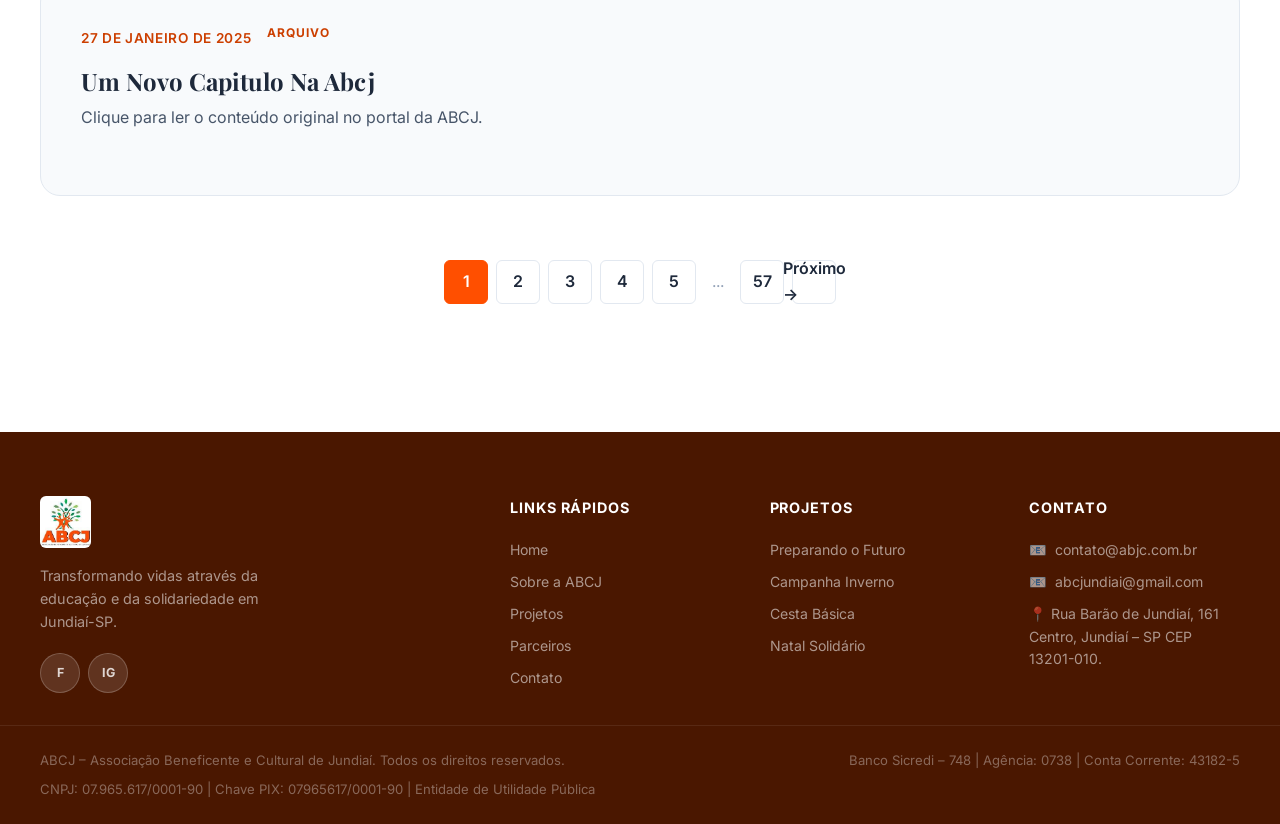
<file: blog.html>
<!DOCTYPE html>
<html lang="pt-BR">
<head>
  <meta charset="UTF-8" />
  <meta name="viewport" content="width=device-width, initial-scale=1.0" />
  <meta name="description" content="Blog da ABCJ – Acompanhe o arquivo completo de notícias e transformações da nossa comunidade." />
  <title>Blog – ABCJ (Arquivo Completo)</title>
  <link rel="stylesheet" href="style.css" />
  <link rel="preconnect" href="https://fonts.googleapis.com" />
  <link rel="preconnect" href="https://fonts.gstatic.com" crossorigin />
  <link rel="icon" href="images/logo_abcj.jpg" type="image/jpeg" />
  <link href="https://fonts.googleapis.com/css2?family=Inter:wght@300;400;500;600;700;800&family=Playfair+Display:wght@700;800&display=swap" rel="stylesheet" />
  <style>
    /* Premium Text-Only Blog Styles */
    .blog-section { padding: 4rem 0 8rem; background: var(--white); }
    .blog-grid { display: grid; grid-template-columns: 1fr; gap: 1.5rem; }
    
    .blog-card--text {
      display: flex;
      flex-direction: column;
      padding: 2.5rem;
      border-radius: var(--radius-lg);
      background: var(--gray-50);
      border: 1px solid var(--gray-200);
      transition: all 0.4s cubic-bezier(0.16, 1, 0.3, 1);
      text-decoration: none;
      color: inherit;
      position: relative;
      overflow: hidden;
    }
    
    .blog-card--text:hover {
      transform: translateY(-5px);
      border-color: var(--orange-500);
      background: var(--white);
      box-shadow: 0 20px 40px rgba(0,0,0,0.08);
    }
    
    .blog-card--text::before {
      content: '';
      position: absolute;
      left: 0; top: 0; bottom: 0;
      width: 4px;
      background: var(--orange-500);
      transform: scaleY(0);
      transition: transform 0.4s ease;
    }
    
    .blog-card--text:hover::before { transform: scaleY(1); }
    
    .blog-card__meta {
      display: flex;
      align-items: center;
      gap: 1rem;
      font-size: 0.85rem;
      color: var(--gray-500);
      margin-bottom: 0.75rem;
      text-transform: uppercase;
      letter-spacing: 0.05em;
    }
    
    .blog-card__date { font-weight: 600; color: var(--orange-600); }
    
    .blog-card__title {
      font-size: 1.5rem;
      line-height: 1.3;
      margin-bottom: 0.5rem;
      font-family: var(--font-display);
      color: var(--gray-900);
      transition: color 0.3s ease;
    }
    
    .blog-card--text:hover .blog-card__title { color: var(--orange-600); }
    
    .blog-card__excerpt {
      font-size: 1rem;
      color: var(--gray-600);
      line-height: 1.6;
      display: -webkit-box;
      -webkit-line-clamp: 2;
      -webkit-box-orient: vertical;
      overflow: hidden;
    }

    /* Loading state */
    #blog-grid.loading { opacity: 0.5; pointer-events: none; }
    
    .search-bar {
      max-width: 600px;
      margin: -2rem auto 4rem;
      position: relative;
      z-index: 10;
    }
    
    .search-input {
      width: 100%;
      padding: 1.2rem 1.5rem;
      border-radius: 100px;
      border: 2px solid var(--gray-200);
      font-size: 1.1rem;
      box-shadow: 0 10px 30px rgba(0,0,0,0.05);
      transition: all 0.3s ease;
    }
    
    .search-input:focus {
      outline: none;
      border-color: var(--orange-500);
      box-shadow: 0 15px 40px rgba(255, 75, 1, 0.15);
    }
  </style>
</head>
<body>

  <!-- ========== HEADER ========== -->
  <header class="header scrolled" id="header">
    <div class="container header__inner">
      <a href="index.html" class="logo" id="logo-link">
        <img src="images/logo_abcj.jpg" alt="Logo ABCJ" class="logo__img" />
      </a>

      <nav class="nav" id="main-nav" aria-label="Menu principal">
        <ul class="nav__list">
          <li><a href="a-abcj.html" class="nav__link">A ABCJ</a></li>
          <li><a href="equipe.html" class="nav__link">Equipe</a></li>
          <li class="nav__dropdown">
            <a href="index.html#projetos" class="nav__link">Projetos <span class="nav__arrow">▾</span></a>
            <ul class="nav__sub">
              <li><a href="projeto-preparando-futuro.html">Preparando o Futuro</a></li>
              <li><a href="projeto-campanha-inverno.html">Campanha Inverno</a></li>
              <li><a href="projeto-cesta-basica.html">Cesta Básica</a></li>
              <li><a href="projeto-natal-solidario.html">Natal Solidário</a></li>
            </ul>
          </li>
          <li><a href="formandos.html" class="nav__link">Formandos / Graduados</a></li>
          <li><a href="blog.html" class="nav__link active">Blog</a></li>
          <li><a href="index.html#footer" class="nav__link">Contato</a></li>
        </ul>
      </nav>

      <button class="hamburger" id="hamburger" aria-label="Abrir menu" aria-expanded="false">
        <span class="hamburger__line"></span>
        <span class="hamburger__line"></span>
        <span class="hamburger__line"></span>
      </button>
    </div>
  </header>

  <main id="main">

    <!-- ========== HERO BLOG ========== -->
    <section class="hero hero--project hero--blog" id="home">
      <div class="hero__bg" style="background-image: url('images/main.jpg'); background-position: center 30%;"></div>
      <div class="hero__overlay"></div>
      <div class="hero__content">
        <span class="hero__tag animate-fade-up">Arquivo Completo</span>
        <h1 class="hero__title animate-fade-up delay-1">Nosso <em>Blog</em></h1>
        <p class="hero__subtitle animate-fade-up delay-2">
          Explore absolutamente todos os registros e notícias da ABCJ desde o início.
        </p>
      </div>
    </section>

    <!-- ========== BLOG ENTRIES ========== -->
    <section class="blog-section">
      <div class="container">
        
        <div class="search-bar reveal">
          <input type="text" id="blog-search" class="search-input" placeholder="Pesquisar no arquivo de 680 posts..." />
        </div>

        <div class="blog-grid" id="blog-grid">
          <!-- Populated by JS -->
        </div>

        <!-- Pagination -->
        <div class="pagination reveal" id="pagination">
          <!-- Populated by JS -->
        </div>
      </div>
    </section>

  </main>

  <!-- ========== FOOTER ========== -->
  <footer class="footer" id="footer">
    <div class="container footer__inner">
      <div class="footer__brand">
        <div class="logo logo--light">
          <img src="images/logo_abcj.jpg" alt="Logo ABCJ" class="logo__img" />
        </div>
        <p class="footer__tagline">Transformando vidas através da educação e da solidariedade em Jundiaí-SP.</p>
        <div class="social-links footer__social">
          <a href="https://www.facebook.com/AssociacaoBeneficenteECulturalDeJundiai/" class="social-link" aria-label="Facebook" target="_blank">f</a>
          <a href="https://www.instagram.com/abcj_ong_" class="social-link" aria-label="Instagram" target="_blank">ig</a>
        </div>
      </div>

      <div class="footer__col">
        <h3 class="footer__heading">Links Rápidos</h3>
        <ul class="footer__links">
          <li><a href="index.html">Home</a></li>
          <li><a href="a-abcj.html">Sobre a ABCJ</a></li>
          <li><a href="index.html#projetos">Projetos</a></li>
          <li><a href="index.html#parceiros">Parceiros</a></li>
          <li><a href="index.html#contato">Contato</a></li>
        </ul>
      </div>

      <div class="footer__col">
        <h3 class="footer__heading">Projetos</h3>
        <ul class="footer__links">
          <li><a href="projeto-preparando-futuro.html">Preparando o Futuro</a></li>
          <li><a href="projeto-campanha-inverno.html">Campanha Inverno</a></li>
          <li><a href="projeto-cesta-basica.html">Cesta Básica</a></li>
          <li><a href="projeto-natal-solidario.html">Natal Solidário</a></li>
        </ul>
      </div>

      <div class="footer__col">
        <h3 class="footer__heading">Contato</h3>
        <ul class="footer__links footer__links--contact">
          <li>📧 <a href="mailto:contato@abjc.com.br">contato@abjc.com.br</a></li>
          <li>📧 <a href="mailto:abcjundiai@gmail.com">abcjundiai@gmail.com</a></li>
          <li>📍 Rua Barão de Jundiaí, 161 Centro, Jundiaí – SP CEP 13201-010.</li>
        </ul>
      </div>
    </div>

    <div class="footer__bottom">
      <div class="container footer__bottom-inner">
        <p>ABCJ – Associação Beneficente e Cultural de Jundiaí. Todos os direitos reservados.</p>
        <p>Banco Sicredi – 748 | Agência: 0738 | Conta Corrente: 43182-5</p>
        <p>CNPJ: 07.965.617/0001-90 | Chave PIX: 07965617/0001-90 | Entidade de Utilidade Pública</p>
      </div>
    </div>
  </footer>

  <script src="script.js"></script>
</body>
</html>
</file>
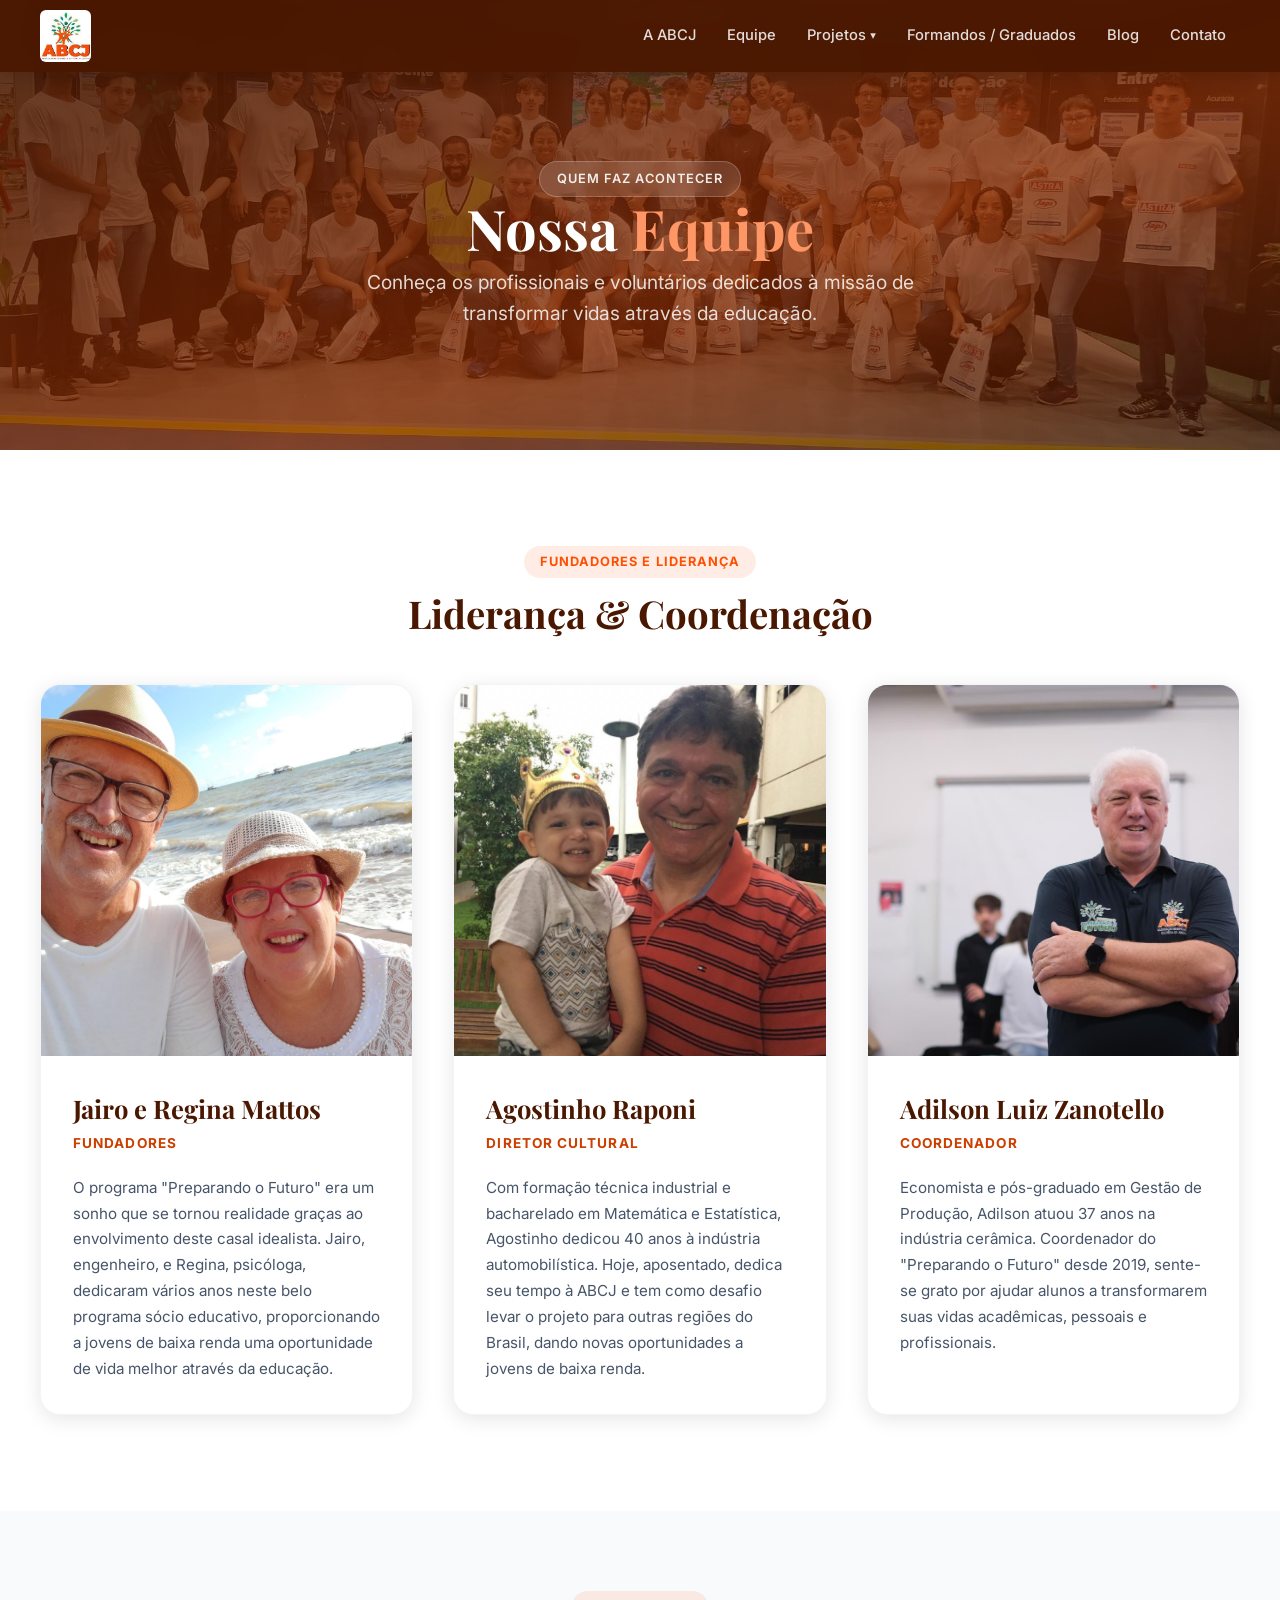
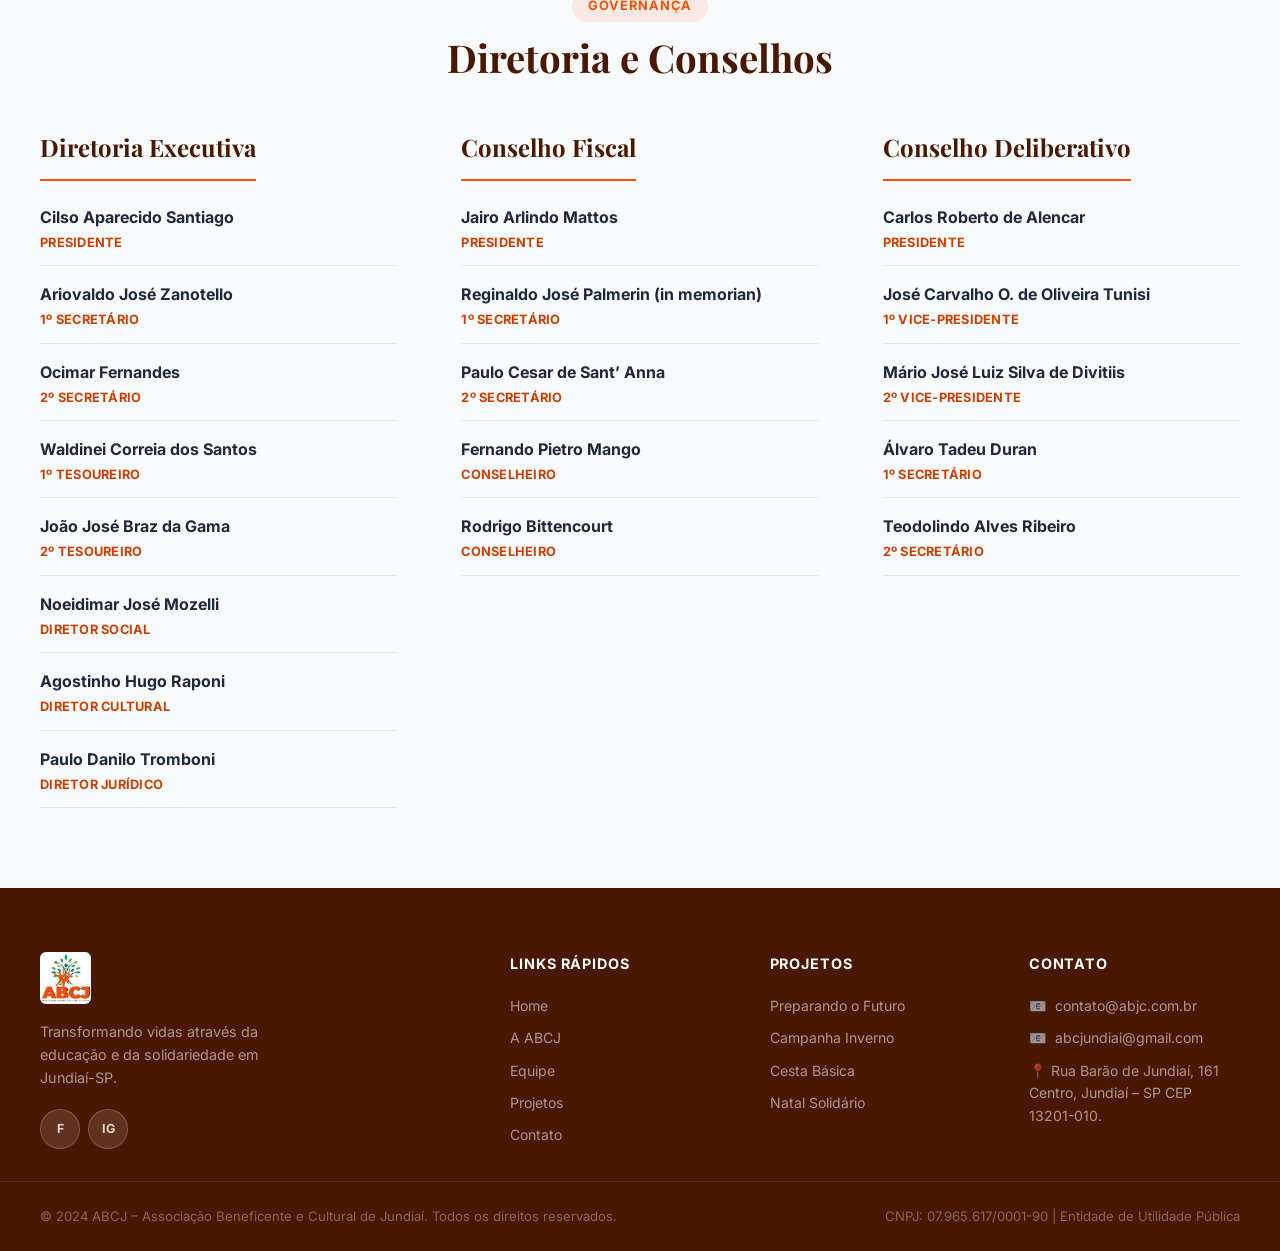
<file: equipe.html>
<!DOCTYPE html>
<html lang="pt-BR">
<head>
  <meta charset="UTF-8" />
  <meta name="viewport" content="width=device-width, initial-scale=1.0" />
  <meta name="description" content="Equipe ABCJ – Conheça os profissionais e voluntários que transformam vidas em Jundiaí." />
  <title>Equipe - Associação Beneficente e Cultural de Jundiaí</title>
  <link rel="stylesheet" href="style.css" />
  <link rel="preconnect" href="https://fonts.googleapis.com" />
  <link rel="preconnect" href="https://fonts.gstatic.com" crossorigin />
  <link rel="icon" href="images/logo_abcj.jpg" type="image/jpeg" />
  <link href="https://fonts.googleapis.com/css2?family=Inter:wght@300;400;500;600;700;800&family=Playfair+Display:wght@700;800&display=swap" rel="stylesheet" />
</head>
<body>

  <!-- ========== HEADER ========== -->
  <header class="header" id="header" style="background: rgba(74,23,0,.92); backdrop-filter: blur(12px); box-shadow: 0 2px 20px rgba(0,0,0,.2);">
    <div class="container header__inner">
      <a href="index.html" class="logo" id="logo-link">
        <img src="images/logo_abcj.jpg" alt="Logo ABCJ" class="logo__img" />
      </a>

      <nav class="nav" id="main-nav" aria-label="Menu principal">
        <ul class="nav__list">
          <li><a href="a-abcj.html" class="nav__link">A ABCJ</a></li>
          <li><a href="equipe.html" class="nav__link active">Equipe</a></li>
          <li class="nav__dropdown">
            <a href="index.html#projetos" class="nav__link">Projetos <span class="nav__arrow">▾</span></a>
            <ul class="nav__sub">
              <li><a href="projeto-preparando-futuro.html">Preparando o Futuro</a></li>
              <li><a href="projeto-campanha-inverno.html">Campanha Inverno</a></li>
              <li><a href="projeto-cesta-basica.html">Cesta Básica</a></li>
              <li><a href="projeto-natal-solidario.html">Natal Solidário</a></li>
            </ul>
          </li>
          <li><a href="formandos.html" class="nav__link">Formandos / Graduados</a></li>
          <li><a href="blog.html" class="nav__link">Blog</a></li>
          <li><a href="index.html#footer" class="nav__link">Contato</a></li>
        </ul>
      </nav>

      <button class="hamburger" id="hamburger" aria-label="Abrir menu" aria-expanded="false">
        <span class="hamburger__line"></span>
        <span class="hamburger__line"></span>
        <span class="hamburger__line"></span>
      </button>
    </div>

    <!-- Mobile Menu -->
    <div class="mobile-menu" id="mobile-menu" aria-hidden="true">
      <ul class="mobile-menu__list">
        <li><a href="a-abcj.html" class="mobile-menu__link">A ABCJ</a></li>
        <li><a href="equipe.html" class="mobile-menu__link">Equipe</a></li>
        <li><a href="index.html#projetos" class="mobile-menu__link">Projetos</a></li>
        <li><a href="formandos.html" class="mobile-menu__link">Formandos / Graduados</a></li>
        <li><a href="blog.html" class="mobile-menu__link">Blog</a></li>
        <li><a href="index.html#footer" class="mobile-menu__link">Contato</a></li>
      </ul>
    </div>
  </header>

  <main id="main">

    <!-- ========== HERO TEAM ========== -->
    <section class="hero hero--project" aria-label="Nossa Equipe">
      <div class="hero__bg loaded" id="hero-bg" style="background: url('images/preparandofuturos.jfif') center/cover no-repeat; filter: brightness(0.6);"></div>
      <div class="hero__overlay"></div>
      <div class="hero__content" style="padding-top: 4rem;">
        <span class="hero__tag animate-fade-up">QUEM FAZ ACONTECER</span>
        <h1 class="hero__title animate-fade-up delay-1">Nossa <em>Equipe</em></h1>
        <p class="hero__subtitle animate-fade-up delay-2">
          Conheça os profissionais e voluntários dedicados à missão de transformar vidas através da educação.
        </p>
      </div>
    </section>

    <!-- ========== TEAM MEMBERS ========== -->
    <section class="team-section" style="padding: 6rem 0;">
      <div class="container">
        <div class="section-header">
          <span class="section-tag">Fundadores e Liderança</span>
          <h2 class="section-title">Liderança & Coordenação</h2>
        </div>

        <div class="team-grid">
          
          <!-- Member 1: Jairo e Regina -->
          <article class="team-card reveal">
            <div class="team-card__img-wrap">
              <img src="images/Jairo.jpeg" alt="Jairo e Regina Mattos" class="team-card__img" loading="lazy" />
            </div>
            <div class="team-card__body">
              <h3 class="team-card__name">Jairo e Regina Mattos</h3>
              <span class="team-card__role">Fundadores</span>
              <p class="team-card__bio">
                O programa "Preparando o Futuro" era um sonho que se tornou realidade graças ao envolvimento deste casal idealista. Jairo, engenheiro, e Regina, psicóloga, dedicaram vários anos neste belo programa sócio educativo, proporcionando a jovens de baixa renda uma oportunidade de vida melhor através da educação.
              </p>
            </div>
          </article>

          <!-- Member 2: Agostinho Raponi -->
          <article class="team-card reveal">
            <div class="team-card__img-wrap">
              <img src="images/Agostinho.jpeg" alt="Agostinho Raponi" class="team-card__img" loading="lazy" />
            </div>
            <div class="team-card__body">
              <h3 class="team-card__name">Agostinho Raponi</h3>
              <span class="team-card__role">Diretor Cultural</span>
              <p class="team-card__bio">
                Com formação técnica industrial e bacharelado em Matemática e Estatística, Agostinho dedicou 40 anos à indústria automobilística. Hoje, aposentado, dedica seu tempo à ABCJ e tem como desafio levar o projeto para outras regiões do Brasil, dando novas oportunidades a jovens de baixa renda.
              </p>
            </div>
          </article>

          <!-- Member 3: Adilson Luiz Zanotello -->
          <article class="team-card reveal">
            <div class="team-card__img-wrap">
              <img src="images/Adilson.jpg" alt="Adilson Luiz Zanotello" class="team-card__img" loading="lazy" />
            </div>
            <div class="team-card__body">
              <h3 class="team-card__name">Adilson Luiz Zanotello</h3>
              <span class="team-card__role">Coordenador</span>
              <p class="team-card__bio">
                Economista e pós-graduado em Gestão de Produção, Adilson atuou 37 anos na indústria cerâmica. Coordenador do "Preparando o Futuro" desde 2019, sente-se grato por ajudar alunos a transformarem suas vidas acadêmicas, pessoais e profissionais.
              </p>
            </div>
          </article>

        </div>
      </div>
    </section>

    <!-- ========== BOARD SECTION ========== -->
    <section class="board-section">
      <div class="container">
        <div class="section-header">
          <span class="section-tag">Governança</span>
          <h2 class="section-title">Diretoria e Conselhos</h2>
        </div>

        <div class="board-grid">
          
          <!-- Diretoria Executiva -->
          <div class="board-col reveal">
            <h3>Diretoria Executiva</h3>
            <ul class="board-list">
              <li><strong>Cilso Aparecido Santiago</strong> <span>Presidente</span></li>
              <li><strong>Ariovaldo José Zanotello</strong> <span>1º Secretário</span></li>
              <li><strong>Ocimar Fernandes</strong> <span>2º Secretário</span></li>
              <li><strong>Waldinei Correia dos Santos</strong> <span>1º Tesoureiro</span></li>
              <li><strong>João José Braz da Gama</strong> <span>2º Tesoureiro</span></li>
              <li><strong>Noeidimar José Mozelli</strong> <span>Diretor Social</span></li>
              <li><strong>Agostinho Hugo Raponi</strong> <span>Diretor Cultural</span></li>
              <li><strong>Paulo Danilo Tromboni</strong> <span>Diretor Jurídico</span></li>
            </ul>
          </div>

          <!-- Conselho Fiscal -->
          <div class="board-col reveal">
            <h3>Conselho Fiscal</h3>
            <ul class="board-list">
              <li><strong>Jairo Arlindo Mattos</strong> <span>Presidente</span></li>
              <li><strong>Reginaldo José Palmerin (in memorian)</strong> <span>1º Secretário</span></li>
              <li><strong>Paulo Cesar de Sant’ Anna</strong> <span>2º Secretário</span></li>
              <li><strong>Fernando Pietro Mango</strong> <span>Conselheiro</span></li>
              <li><strong>Rodrigo Bittencourt</strong> <span>Conselheiro</span></li>
            </ul>
          </div>

          <!-- Conselho Deliberativo -->
          <div class="board-col reveal">
            <h3>Conselho Deliberativo</h3>
            <ul class="board-list">
              <li><strong>Carlos Roberto de Alencar</strong> <span>Presidente</span></li>
              <li><strong>José Carvalho O. de Oliveira Tunisi</strong> <span>1º Vice-Presidente</span></li>
              <li><strong>Mário José Luiz Silva de Divitiis</strong> <span>2º Vice-Presidente</span></li>
              <li><strong>Álvaro Tadeu Duran</strong> <span>1º Secretário</span></li>
              <li><strong>Teodolindo Alves Ribeiro</strong> <span>2º Secretário</span></li>
            </ul>
          </div>

        </div>
      </div>
    </section>

  </main>

  <!-- ========== FOOTER ========== -->
  <footer class="footer" id="footer">
    <div class="container footer__inner">
      <div class="footer__brand">
        <div class="logo logo--light">
          <img src="images/logo_abcj.jpg" alt="Logo ABCJ" class="logo__img" />
        </div>
        <p class="footer__tagline">Transformando vidas através da educação e da solidariedade em Jundiaí-SP.</p>
        <div class="social-links footer__social">
          <a href="https://www.facebook.com/AssociacaoBeneficenteECulturalDeJundiai/" class="social-link" aria-label="Facebook" target="_blank">f</a>
          <a href="https://www.instagram.com/abcj_ong_" class="social-link" aria-label="Instagram" target="_blank">ig</a>
        </div>
      </div>

      <div class="footer__col">
        <h3 class="footer__heading">Links Rápidos</h3>
        <ul class="footer__links">
          <li><a href="index.html">Home</a></li>
          <li><a href="a-abcj.html">A ABCJ</a></li>
          <li><a href="equipe.html">Equipe</a></li>
          <li><a href="index.html#projetos">Projetos</a></li>
          <li><a href="index.html#contato">Contato</a></li>
        </ul>
      </div>

      <div class="footer__col">
        <h3 class="footer__heading">Projetos</h3>
        <ul class="footer__links">
          <li><a href="projeto-preparando-futuro.html">Preparando o Futuro</a></li>
          <li><a href="projeto-campanha-inverno.html">Campanha Inverno</a></li>
          <li><a href="projeto-cesta-basica.html">Cesta Básica</a></li>
          <li><a href="projeto-natal-solidario.html">Natal Solidário</a></li>
        </ul>
      </div>

      <div class="footer__col">
        <h3 class="footer__heading">Contato</h3>
        <ul class="footer__links footer__links--contact">
          <li>📧 <a href="mailto:contato@abjc.com.br">contato@abjc.com.br</a></li>
          <li>📧 <a href="mailto:abcjundiai@gmail.com">abcjundiai@gmail.com</a></li>
          <li>📍 Rua Barão de Jundiaí, 161 Centro, Jundiaí – SP CEP 13201-010.</li>
        </ul>
      </div>
    </div>

    <div class="footer__bottom">
      <div class="container footer__bottom-inner">
        <p>© 2024 ABCJ – Associação Beneficente e Cultural de Jundiaí. Todos os direitos reservados.</p>
        <p>CNPJ: 07.965.617/0001-90 | Entidade de Utilidade Pública</p>
      </div>
    </div>
  </footer>

  <script src="script.js"></script>
</body>
</html>
</file>
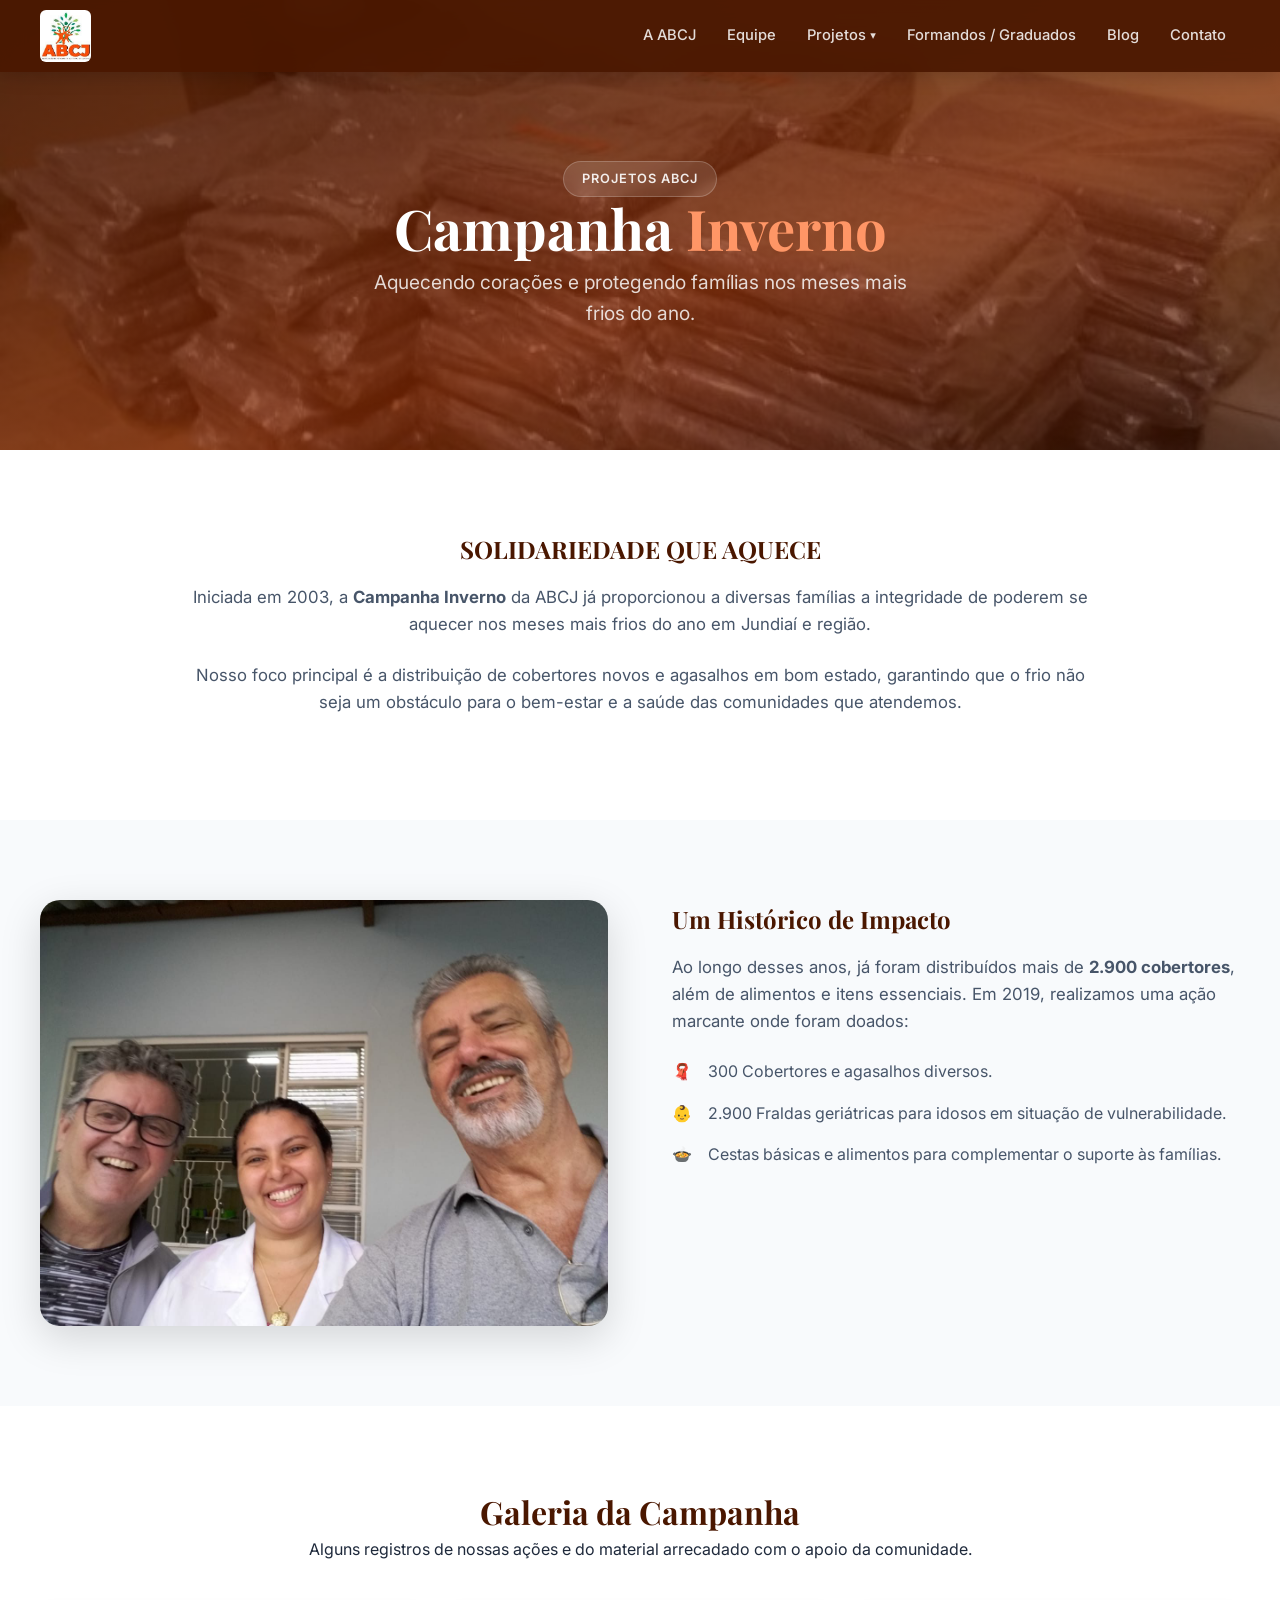
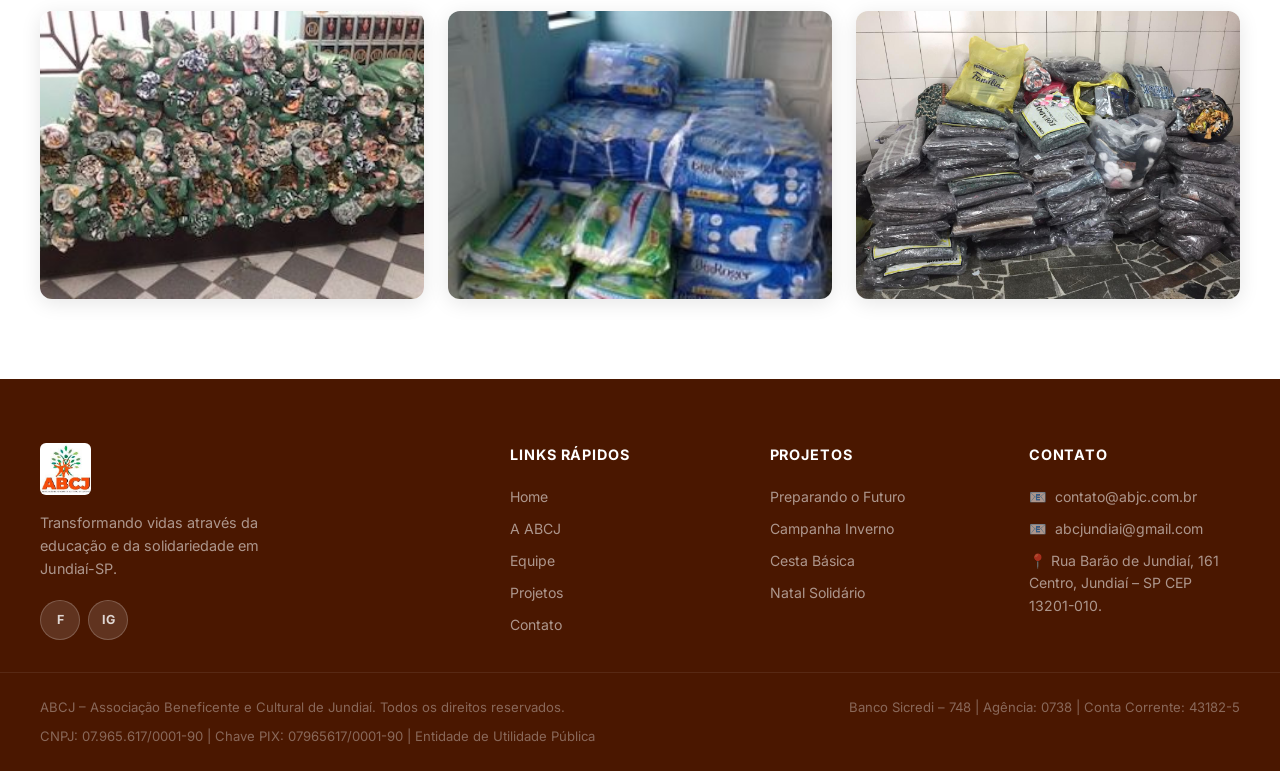
<file: projeto-campanha-inverno.html>
<!DOCTYPE html>
<html lang="pt-BR">
<head>
  <meta charset="UTF-8" />
  <meta name="viewport" content="width=device-width, initial-scale=1.0" />
  <meta name="description" content="Campanha Inverno - ABCJ. Aquecendo famílias de Jundiaí com a doação de cobertores e agasalhos." />
  <title>Campanha Inverno - ABCJ</title>
  <link rel="stylesheet" href="style.css" />
  <link rel="preconnect" href="https://fonts.googleapis.com" />
  <link rel="preconnect" href="https://fonts.gstatic.com" crossorigin />
  <link rel="icon" href="images/logo_abcj.jpg" type="image/jpeg" />
  <link href="https://fonts.googleapis.com/css2?family=Inter:wght@300;400;500;600;700;800&family=Playfair+Display:wght@700;800&display=swap" rel="stylesheet" />
</head>
<body>

  <!-- ========== HEADER ========== -->
  <header class="header" id="header" style="background: rgba(74,23,0,.92); backdrop-filter: blur(12px); box-shadow: 0 2px 20px rgba(0,0,0,.2);">
    <div class="container header__inner">
      <a href="index.html" class="logo" id="logo-link">
        <img src="images/logo_abcj.jpg" alt="Logo ABCJ" class="logo__img" />
      </a>

      <nav class="nav" id="main-nav" aria-label="Menu principal">
        <ul class="nav__list">
          <li><a href="a-abcj.html" class="nav__link">A ABCJ</a></li>
          <li><a href="equipe.html" class="nav__link">Equipe</a></li>
          <li class="nav__dropdown">
            <a href="index.html#projetos" class="nav__link">Projetos <span class="nav__arrow">▾</span></a>
            <ul class="nav__sub">
              <li><a href="projeto-preparando-futuro.html">Preparando o Futuro</a></li>
              <li><a href="projeto-campanha-inverno.html">Campanha Inverno</a></li>
              <li><a href="projeto-cesta-basica.html">Cesta Básica</a></li>
              <li><a href="projeto-natal-solidario.html">Natal Solidário</a></li>
            </ul>
          </li>
          <li><a href="formandos.html" class="nav__link">Formandos / Graduados</a></li>
          <li><a href="blog.html" class="nav__link">Blog</a></li>
          <li><a href="index.html#footer" class="nav__link">Contato</a></li>
        </ul>
      </nav>

      <button class="hamburger" id="hamburger" aria-label="Abrir menu" aria-expanded="false">
        <span class="hamburger__line"></span>
        <span class="hamburger__line"></span>
        <span class="hamburger__line"></span>
      </button>
    </div>

    <!-- Mobile Menu -->
    <div class="mobile-menu" id="mobile-menu" aria-hidden="true">
      <ul class="mobile-menu__list">
        <li><a href="a-abcj.html" class="mobile-menu__link">A ABCJ</a></li>
        <li><a href="equipe.html" class="mobile-menu__link">Equipe</a></li>
        <li><a href="index.html#projetos" class="mobile-menu__link">Projetos</a></li>
        <li><a href="formandos.html" class="mobile-menu__link">Formandos / Graduados</a></li>
        <li><a href="blog.html" class="mobile-menu__link">Blog</a></li>
        <li><a href="index.html#footer" class="mobile-menu__link">Contato</a></li>
      </ul>
    </div>
  </header>

  <main id="main">

    <!-- ========== HERO PROJECT ========== -->
    <section class="hero hero--project" aria-label="Seção do projeto">
      <div class="hero__bg loaded" id="hero-bg" style="background: url('images/inverno.jpg') center/cover no-repeat; filter: brightness(0.65);"></div>
      <div class="hero__overlay"></div>
      <div class="hero__content" style="padding-top: 4rem;">
        <span class="hero__tag animate-fade-up">PROJETOS ABCJ</span>
        <h1 class="hero__title animate-fade-up delay-1">Campanha <em>Inverno</em></h1>
        <p class="hero__subtitle animate-fade-up delay-2">Aquecendo corações e protegendo famílias nos meses mais frios do ano.</p>
      </div>
    </section>

    <!-- ========== INTRODUCTION ========== -->
    <section class="project-details">
      <div class="container project-details__inner" style="grid-template-columns: 1fr; max-width: 900px; margin: 0 auto; text-align: center;">
        <div class="project-details__content">
          <h3>SOLIDARIEDADE QUE AQUECE</h3>
          <p>Iniciada em 2003, a <strong>Campanha Inverno</strong> da ABCJ já proporcionou a diversas famílias a integridade de poderem se aquecer nos meses mais frios do ano em Jundiaí e região.</p>
          <p>Nosso foco principal é a distribuição de cobertores novos e agasalhos em bom estado, garantindo que o frio não seja um obstáculo para o bem-estar e a saúde das comunidades que atendemos.</p>
        </div>
      </div>
    </section>

    <!-- ========== DETAILS SECTION (Two Columns) ========== -->
    <section class="project-details" style="background: var(--gray-50); padding: 5rem 0;">
      <div class="container project-details__inner">
        <div class="reveal">
          <img src="images/inverno2.jpg" alt="Distribuição de cobertores" class="project-details__img" style="aspect-ratio: 4/3; object-fit: cover;" />
        </div>
        <div class="project-details__content reveal">
          <h3>Um Histórico de Impacto</h3>
          <p>Ao longo desses anos, já foram distribuídos mais de <strong>2.900 cobertores</strong>, além de alimentos e itens essenciais. Em 2019, realizamos uma ação marcante onde foram doados:</p>
          <ul style="list-style: none; display: flex; flex-direction: column; gap: 1rem; margin-top: 1.5rem;">
            <li style="display: flex; gap: 1rem; align-items: flex-start;">
              <span style="color: var(--orange-500); font-weight: bold;">🧣</span>
              <span>300 Cobertores e agasalhos diversos.</span>
            </li>
            <li style="display: flex; gap: 1rem; align-items: flex-start;">
              <span style="color: var(--orange-500); font-weight: bold;">👶</span>
              <span>2.900 Fraldas geriátricas para idosos em situação de vulnerabilidade.</span>
            </li>
            <li style="display: flex; gap: 1rem; align-items: flex-start;">
              <span style="color: var(--orange-500); font-weight: bold;">🍲</span>
              <span>Cestas básicas e alimentos para complementar o suporte às famílias.</span>
            </li>
          </ul>
        </div>
      </div>
    </section>

    <!-- ========== GALLERY SECTION ========== -->
    <section class="project-details" style="padding: 5rem 0;">
      <div class="container">
        <div class="section-header">
          <h3 style="color: var(--orange-900); font-family: var(--font-display); font-size: 2rem;">Galeria da Campanha</h3>
          <p>Alguns registros de nossas ações e do material arrecadado com o apoio da comunidade.</p>
        </div>
        
        <div class="project-gallery">
          <div class="gallery-item reveal">
            <img src="images/inverno3.jpg" alt="Agasalhos arrecadados" loading="lazy" />
          </div>
          <div class="gallery-item reveal">
            <img src="images/inverno4.jpg" alt="Triagem de roupas" loading="lazy" />
          </div>
          <div class="gallery-item reveal">
            <img src="images/inverno5.jpeg" alt="Equipe na entrega" loading="lazy" />
          </div>
        </div>
      </div>
    </section>

  </main>

  <!-- ========== FOOTER ========== -->
  <footer class="footer" id="footer">
    <div class="container footer__inner">
      <div class="footer__brand">
        <div class="logo logo--light">
          <img src="images/logo_abcj.jpg" alt="Logo ABCJ" class="logo__img" />
        </div>
        <p class="footer__tagline">Transformando vidas através da educação e da solidariedade em Jundiaí-SP.</p>
        <div class="social-links footer__social">
          <a href="https://www.facebook.com/AssociacaoBeneficenteECulturalDeJundiai/" class="social-link" aria-label="Facebook" target="_blank">f</a>
          <a href="https://www.instagram.com/abcj_ong_" class="social-link" aria-label="Instagram" target="_blank">ig</a>
        </div>
      </div>

      <div class="footer__col">
        <h3 class="footer__heading">Links Rápidos</h3>
        <ul class="footer__links">
          <li><a href="index.html">Home</a></li>
          <li><a href="a-abcj.html">A ABCJ</a></li>
          <li><a href="equipe.html">Equipe</a></li>
          <li><a href="index.html#projetos">Projetos</a></li>
          <li><a href="index.html#contato">Contato</a></li>
        </ul>
      </div>

      <div class="footer__col">
        <h3 class="footer__heading">Projetos</h3>
        <ul class="footer__links">
          <li><a href="projeto-preparando-futuro.html">Preparando o Futuro</a></li>
          <li><a href="projeto-campanha-inverno.html">Campanha Inverno</a></li>
          <li><a href="projeto-cesta-basica.html">Cesta Básica</a></li>
          <li><a href="projeto-natal-solidario.html">Natal Solidário</a></li>
        </ul>
      </div>

      <div class="footer__col">
        <h3 class="footer__heading">Contato</h3>
        <ul class="footer__links footer__links--contact">
          <li>📧 <a href="mailto:contato@abjc.com.br">contato@abjc.com.br</a></li>
          <li>📧 <a href="mailto:abcjundiai@gmail.com">abcjundiai@gmail.com</a></li>
          <li>📍 Rua Barão de Jundiaí, 161 Centro, Jundiaí – SP CEP 13201-010.</li>
        </ul>
      </div>
    </div>

    <div class="footer__bottom">
      <div class="container footer__bottom-inner">
        <p>ABCJ – Associação Beneficente e Cultural de Jundiaí. Todos os direitos reservados.</p>
        <p>Banco Sicredi – 748 | Agência: 0738 | Conta Corrente: 43182-5</p>
        <p>CNPJ: 07.965.617/0001-90 | Chave PIX: 07965617/0001-90 | Entidade de Utilidade Pública</p>
      </div>
    </div>
  </footer>

  <script src="script.js"></script>
</body>
</html>
</file>
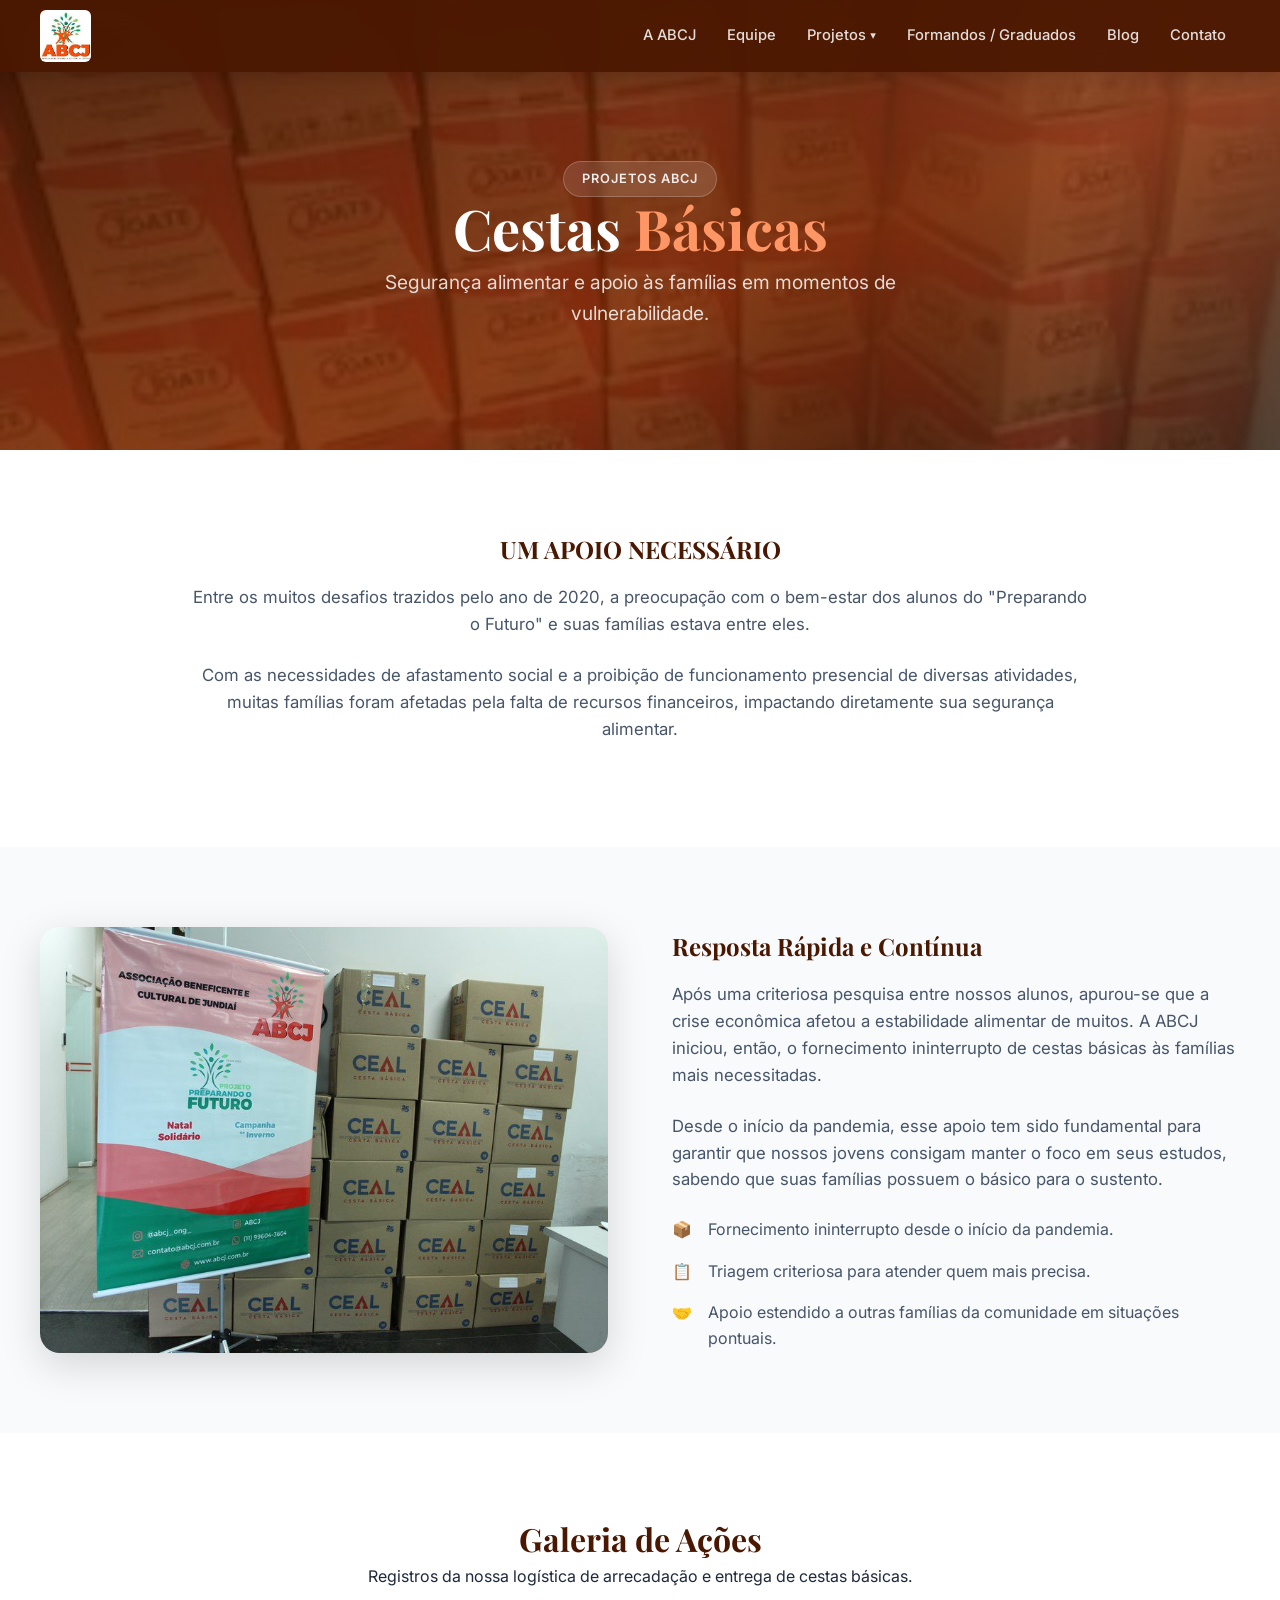
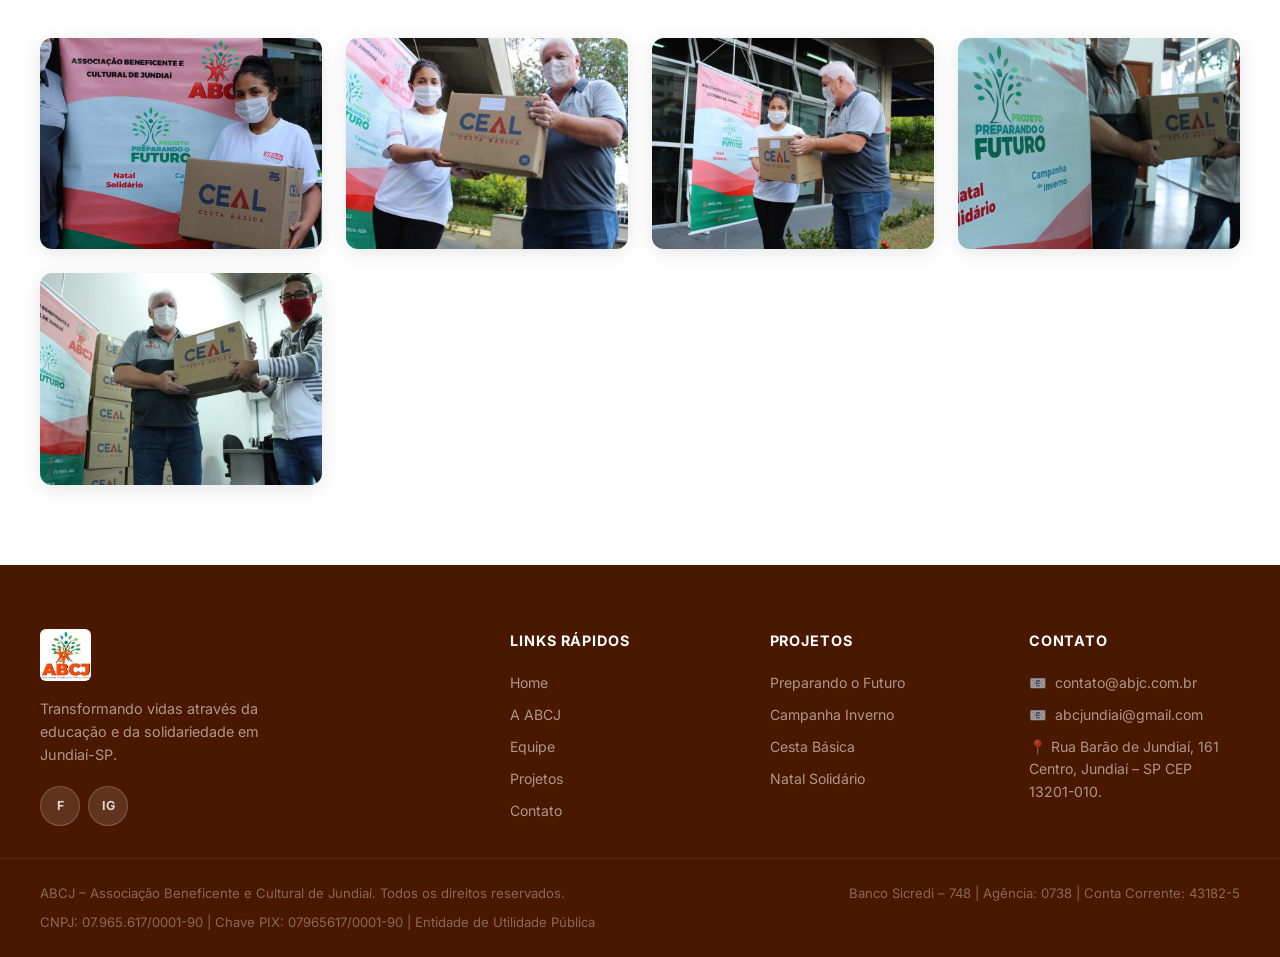
<file: projeto-cesta-basica.html>
<!DOCTYPE html>
<html lang="pt-BR">
<head>
  <meta charset="UTF-8" />
  <meta name="viewport" content="width=device-width, initial-scale=1.0" />
  <meta name="description" content="Projeto Cesta Básica - ABCJ. Garantindo a segurança alimentar de nossos alunos e suas famílias." />
  <title>Cesta Básica - ABCJ</title>
  <link rel="stylesheet" href="style.css" />
  <link rel="preconnect" href="https://fonts.googleapis.com" />
  <link rel="preconnect" href="https://fonts.gstatic.com" crossorigin />
  <link rel="icon" href="images/logo_abcj.jpg" type="image/jpeg" />
  <link href="https://fonts.googleapis.com/css2?family=Inter:wght@300;400;500;600;700;800&family=Playfair+Display:wght@700;800&display=swap" rel="stylesheet" />
</head>
<body>

  <!-- ========== HEADER ========== -->
  <header class="header" id="header" style="background: rgba(74,23,0,.92); backdrop-filter: blur(12px); box-shadow: 0 2px 20px rgba(0,0,0,.2);">
    <div class="container header__inner">
      <a href="index.html" class="logo" id="logo-link">
        <img src="images/logo_abcj.jpg" alt="Logo ABCJ" class="logo__img" />
      </a>

      <nav class="nav" id="main-nav" aria-label="Menu principal">
        <ul class="nav__list">
          <li><a href="a-abcj.html" class="nav__link">A ABCJ</a></li>
          <li><a href="equipe.html" class="nav__link">Equipe</a></li>
          <li class="nav__dropdown">
            <a href="index.html#projetos" class="nav__link">Projetos <span class="nav__arrow">▾</span></a>
            <ul class="nav__sub">
              <li><a href="projeto-preparando-futuro.html">Preparando o Futuro</a></li>
              <li><a href="projeto-campanha-inverno.html">Campanha Inverno</a></li>
              <li><a href="projeto-cesta-basica.html">Cesta Básica</a></li>
              <li><a href="projeto-natal-solidario.html">Natal Solidário</a></li>
            </ul>
          </li>
          <li><a href="formandos.html" class="nav__link">Formandos / Graduados</a></li>
          <li><a href="blog.html" class="nav__link">Blog</a></li>
          <li><a href="index.html#footer" class="nav__link">Contato</a></li>
        </ul>
      </nav>

      <button class="hamburger" id="hamburger" aria-label="Abrir menu" aria-expanded="false">
        <span class="hamburger__line"></span>
        <span class="hamburger__line"></span>
        <span class="hamburger__line"></span>
      </button>
    </div>

    <!-- Mobile Menu -->
    <div class="mobile-menu" id="mobile-menu" aria-hidden="true">
      <ul class="mobile-menu__list">
        <li><a href="a-abcj.html" class="mobile-menu__link">A ABCJ</a></li>
        <li><a href="equipe.html" class="mobile-menu__link">Equipe</a></li>
        <li><a href="index.html#projetos" class="mobile-menu__link">Projetos</a></li>
        <li><a href="formandos.html" class="mobile-menu__link">Formandos / Graduados</a></li>
        <li><a href="blog.html" class="mobile-menu__link">Blog</a></li>
        <li><a href="index.html#footer" class="mobile-menu__link">Contato</a></li>
      </ul>
    </div>
  </header>

  <main id="main">

    <!-- ========== HERO PROJECT ========== -->
    <section class="hero hero--project" aria-label="Seção do projeto">
      <div class="hero__bg loaded" id="hero-bg" style="background: url('images/cesta.jpg') center/cover no-repeat; filter: brightness(0.65);"></div>
      <div class="hero__overlay"></div>
      <div class="hero__content" style="padding-top: 4rem;">
        <span class="hero__tag animate-fade-up">PROJETOS ABCJ</span>
        <h1 class="hero__title animate-fade-up delay-1">Cestas <em>Básicas</em></h1>
        <p class="hero__subtitle animate-fade-up delay-2">Segurança alimentar e apoio às famílias em momentos de vulnerabilidade.</p>
      </div>
    </section>

    <!-- ========== INTRODUCTION ========== -->
    <section class="project-details">
      <div class="container project-details__inner" style="grid-template-columns: 1fr; max-width: 900px; margin: 0 auto; text-align: center;">
        <div class="project-details__content">
          <h3>UM APOIO NECESSÁRIO</h3>
          <p>Entre os muitos desafios trazidos pelo ano de 2020, a preocupação com o bem-estar dos alunos do "Preparando o Futuro" e suas famílias estava entre eles.</p>
          <p>Com as necessidades de afastamento social e a proibição de funcionamento presencial de diversas atividades, muitas famílias foram afetadas pela falta de recursos financeiros, impactando diretamente sua segurança alimentar.</p>
        </div>
      </div>
    </section>

    <!-- ========== DETAILS SECTION (Two Columns) ========== -->
    <section class="project-details" style="background: var(--gray-50); padding: 5rem 0;">
      <div class="container project-details__inner">
        <div class="reveal">
          <img src="images/cesta2.jpg" alt="Entrega de cesta básica" class="project-details__img" style="aspect-ratio: 4/3; object-fit: cover;" />
        </div>
        <div class="project-details__content reveal">
          <h3>Resposta Rápida e Contínua</h3>
          <p>Após uma criteriosa pesquisa entre nossos alunos, apurou-se que a crise econômica afetou a estabilidade alimentar de muitos. A ABCJ iniciou, então, o fornecimento ininterrupto de cestas básicas às famílias mais necessitadas.</p>
          <p>Desde o início da pandemia, esse apoio tem sido fundamental para garantir que nossos jovens consigam manter o foco em seus estudos, sabendo que suas famílias possuem o básico para o sustento.</p>
          <ul style="list-style: none; display: flex; flex-direction: column; gap: 1rem; margin-top: 1.5rem;">
            <li style="display: flex; gap: 1rem; align-items: flex-start;">
              <span style="color: var(--orange-500); font-weight: bold;">📦</span>
              <span>Fornecimento ininterrupto desde o início da pandemia.</span>
            </li>
            <li style="display: flex; gap: 1rem; align-items: flex-start;">
              <span style="color: var(--orange-500); font-weight: bold;">📋</span>
              <span>Triagem criteriosa para atender quem mais precisa.</span>
            </li>
            <li style="display: flex; gap: 1rem; align-items: flex-start;">
              <span style="color: var(--orange-500); font-weight: bold;">🤝</span>
              <span>Apoio estendido a outras famílias da comunidade em situações pontuais.</span>
            </li>
          </ul>
        </div>
      </div>
    </section>

    <!-- ========== GALLERY SECTION ========== -->
    <section class="project-details" style="padding: 5rem 0;">
      <div class="container">
        <div class="section-header">
          <h3 style="color: var(--orange-900); font-family: var(--font-display); font-size: 2rem;">Galeria de Ações</h3>
          <p>Registros da nossa logística de arrecadação e entrega de cestas básicas.</p>
        </div>
        
        <div class="project-gallery">
          <div class="gallery-item reveal">
            <img src="images/cesta3.jpg" alt="Ação Cesta Básica 3" loading="lazy" />
          </div>
          <div class="gallery-item reveal">
            <img src="images/cesta4.jpg" alt="Ação Cesta Básica 4" loading="lazy" />
          </div>
          <div class="gallery-item reveal">
            <img src="images/cesta5.jpg" alt="Ação Cesta Básica 5" loading="lazy" />
          </div>
          <div class="gallery-item reveal">
            <img src="images/cesta6.jpg" alt="Ação Cesta Básica 6" loading="lazy" />
          </div>
          <div class="gallery-item reveal">
            <img src="images/cesta7.jpg" alt="Ação Cesta Básica 7" loading="lazy" />
          </div>
          <div class="gallery-item reveal">
            <img src="images/cesta8.jpg" alt="Ação Cesta Básica 8" loading="lazy" />
          </div>
          <div class="gallery-item reveal">
            <img src="images/cesta9.jpg" alt="Ação Cesta Básica 9" loading="lazy" />
          </div>
          <div class="gallery-item reveal">
            <img src="images/cesta10.jpg" alt="Ação Cesta Básica 10" loading="lazy" />
          </div>
        </div>
      </div>
    </section>

  </main>

  <!-- ========== FOOTER ========== -->
  <footer class="footer" id="footer">
    <div class="container footer__inner">
      <div class="footer__brand">
        <div class="logo logo--light">
          <img src="images/logo_abcj.jpg" alt="Logo ABCJ" class="logo__img" />
        </div>
        <p class="footer__tagline">Transformando vidas através da educação e da solidariedade em Jundiaí-SP.</p>
        <div class="social-links footer__social">
          <a href="https://www.facebook.com/AssociacaoBeneficenteECulturalDeJundiai/" class="social-link" aria-label="Facebook" target="_blank">f</a>
          <a href="https://www.instagram.com/abcj_ong_" class="social-link" aria-label="Instagram" target="_blank">ig</a>
        </div>
      </div>

      <div class="footer__col">
        <h3 class="footer__heading">Links Rápidos</h3>
        <ul class="footer__links">
          <li><a href="index.html">Home</a></li>
          <li><a href="a-abcj.html">A ABCJ</a></li>
          <li><a href="equipe.html">Equipe</a></li>
          <li><a href="index.html#projetos">Projetos</a></li>
          <li><a href="index.html#contato">Contato</a></li>
        </ul>
      </div>

      <div class="footer__col">
        <h3 class="footer__heading">Projetos</h3>
        <ul class="footer__links">
          <li><a href="projeto-preparando-futuro.html">Preparando o Futuro</a></li>
          <li><a href="projeto-campanha-inverno.html">Campanha Inverno</a></li>
          <li><a href="projeto-cesta-basica.html">Cesta Básica</a></li>
          <li><a href="projeto-natal-solidario.html">Natal Solidário</a></li>
        </ul>
      </div>

      <div class="footer__col">
        <h3 class="footer__heading">Contato</h3>
        <ul class="footer__links footer__links--contact">
          <li>📧 <a href="mailto:contato@abjc.com.br">contato@abjc.com.br</a></li>
          <li>📧 <a href="mailto:abcjundiai@gmail.com">abcjundiai@gmail.com</a></li>
          <li>📍 Rua Barão de Jundiaí, 161 Centro, Jundiaí – SP CEP 13201-010.</li>
        </ul>
      </div>
    </div>

    <div class="footer__bottom">
      <div class="container footer__bottom-inner">
        <p>ABCJ – Associação Beneficente e Cultural de Jundiaí. Todos os direitos reservados.</p>
        <p>Banco Sicredi – 748 | Agência: 0738 | Conta Corrente: 43182-5</p>
        <p>CNPJ: 07.965.617/0001-90 | Chave PIX: 07965617/0001-90 | Entidade de Utilidade Pública</p>
      </div>
    </div>
  </footer>

  <script src="script.js"></script>
</body>
</html>
</file>
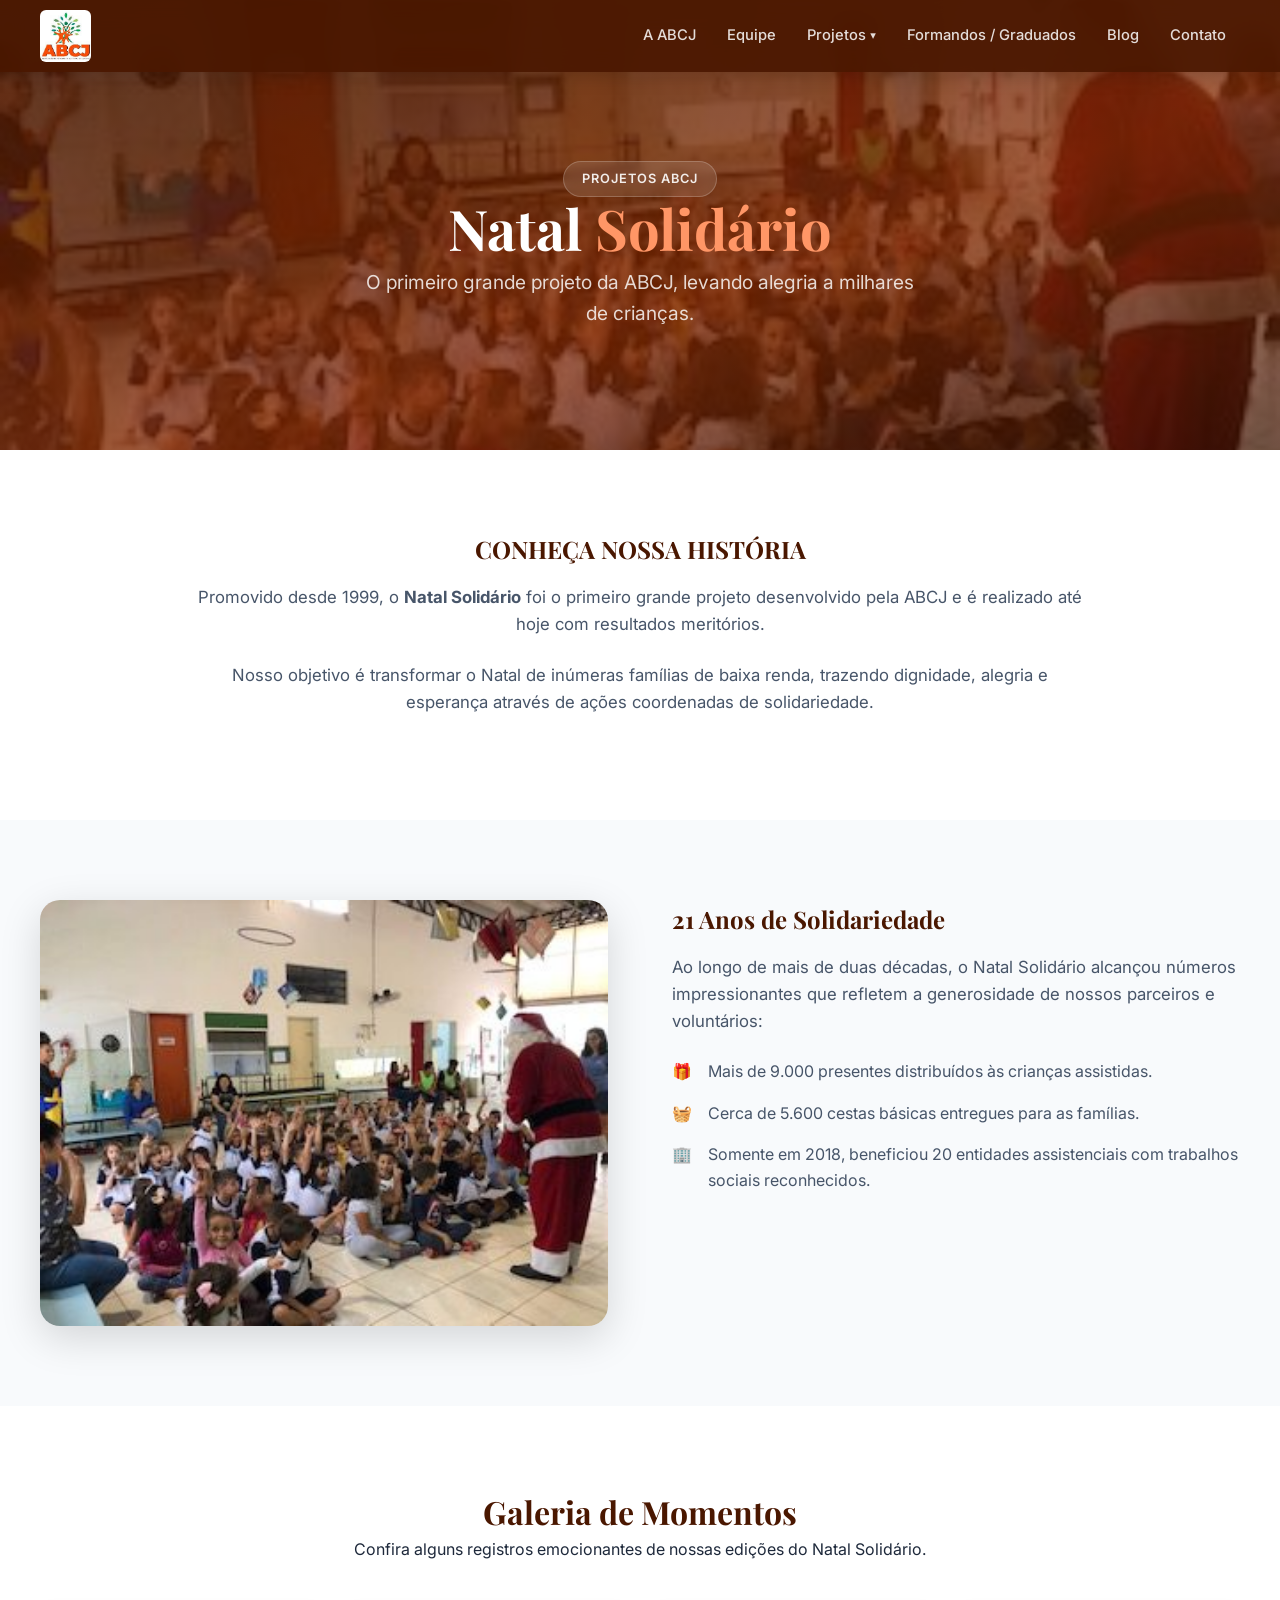
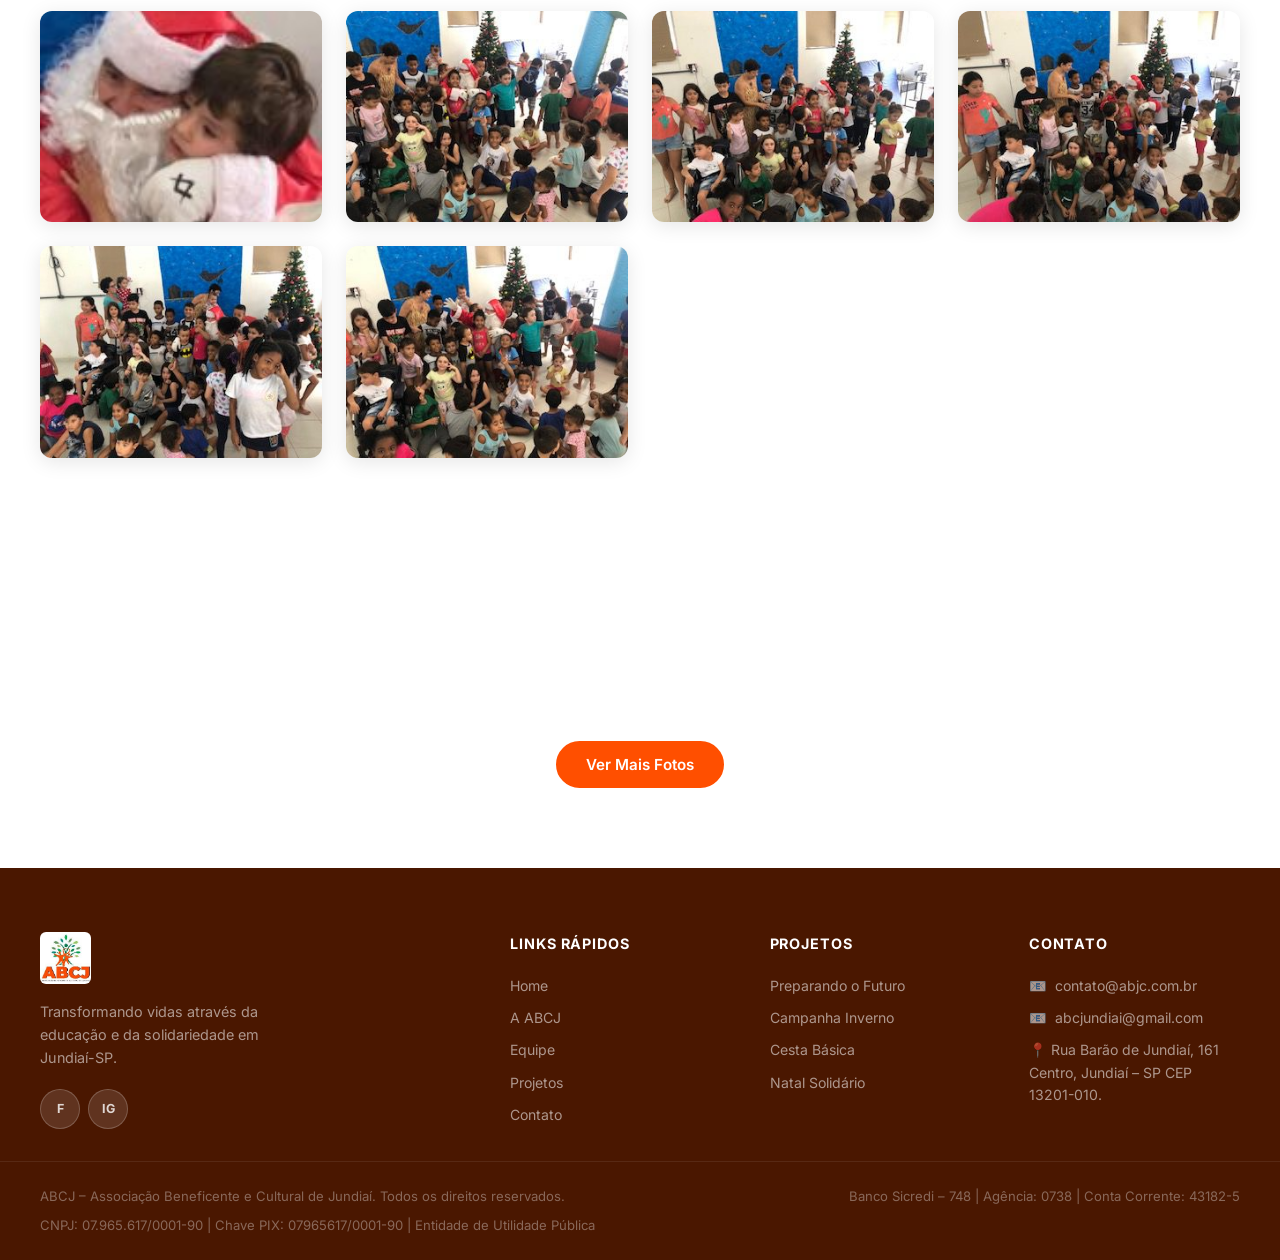
<file: projeto-natal-solidario.html>
<!DOCTYPE html>
<html lang="pt-BR">
<head>
  <meta charset="UTF-8" />
  <meta name="viewport" content="width=device-width, initial-scale=1.0" />
  <meta name="description" content="Natal Solidário ABCJ - Transformando o Natal de milhares de crianças em Jundiaí e região desde 1999." />
  <title>Natal Solidário - ABCJ</title>
  <link rel="stylesheet" href="style.css" />
  <link rel="preconnect" href="https://fonts.googleapis.com" />
  <link rel="preconnect" href="https://fonts.gstatic.com" crossorigin />
  <link rel="icon" href="images/logo_abcj.jpg" type="image/jpeg" />
  <link href="https://fonts.googleapis.com/css2?family=Inter:wght@300;400;500;600;700;800&family=Playfair+Display:wght@700;800&display=swap" rel="stylesheet" />
</head>
<body>

  <!-- ========== HEADER ========== -->
  <header class="header" id="header" style="background: rgba(74,23,0,.92); backdrop-filter: blur(12px); box-shadow: 0 2px 20px rgba(0,0,0,.2);">
    <div class="container header__inner">
      <a href="index.html" class="logo" id="logo-link">
        <img src="images/logo_abcj.jpg" alt="Logo ABCJ" class="logo__img" />
      </a>

      <nav class="nav" id="main-nav" aria-label="Menu principal">
        <ul class="nav__list">
          <li><a href="a-abcj.html" class="nav__link">A ABCJ</a></li>
          <li><a href="equipe.html" class="nav__link">Equipe</a></li>
          <li class="nav__dropdown">
            <a href="index.html#projetos" class="nav__link">Projetos <span class="nav__arrow">▾</span></a>
            <ul class="nav__sub">
              <li><a href="projeto-preparando-futuro.html">Preparando o Futuro</a></li>
              <li><a href="projeto-campanha-inverno.html">Campanha Inverno</a></li>
              <li><a href="projeto-cesta-basica.html">Cesta Básica</a></li>
              <li><a href="projeto-natal-solidario.html">Natal Solidário</a></li>
            </ul>
          </li>
          <li><a href="formandos.html" class="nav__link">Formandos / Graduados</a></li>
          <li><a href="blog.html" class="nav__link">Blog</a></li>
          <li><a href="index.html#footer" class="nav__link">Contato</a></li>
        </ul>
      </nav>

      <button class="hamburger" id="hamburger" aria-label="Abrir menu" aria-expanded="false">
        <span class="hamburger__line"></span>
        <span class="hamburger__line"></span>
        <span class="hamburger__line"></span>
      </button>
    </div>

    <!-- Mobile Menu -->
    <div class="mobile-menu" id="mobile-menu" aria-hidden="true">
      <ul class="mobile-menu__list">
        <li><a href="a-abcj.html" class="mobile-menu__link">A ABCJ</a></li>
        <li><a href="equipe.html" class="mobile-menu__link">Equipe</a></li>
        <li><a href="index.html#projetos" class="mobile-menu__link">Projetos</a></li>
        <li><a href="formandos.html" class="mobile-menu__link">Formandos / Graduados</a></li>
        <li><a href="blog.html" class="mobile-menu__link">Blog</a></li>
        <li><a href="index.html#footer" class="mobile-menu__link">Contato</a></li>
      </ul>
    </div>
  </header>

  <main id="main">

    <!-- ========== HERO PROJECT ========== -->
    <section class="hero hero--project" aria-label="Seção do projeto">
      <div class="hero__bg loaded" id="hero-bg" style="background: url('images/natalgrande.jpg') center/cover no-repeat; filter: brightness(0.65);"></div>
      <div class="hero__overlay"></div>
      <div class="hero__content" style="padding-top: 4rem;">
        <span class="hero__tag animate-fade-up">PROJETOS ABCJ</span>
        <h1 class="hero__title animate-fade-up delay-1">Natal <em>Solidário</em></h1>
        <p class="hero__subtitle animate-fade-up delay-2">O primeiro grande projeto da ABCJ, levando alegria a milhares de crianças.</p>
      </div>
    </section>

    <!-- ========== INTRODUCTION ========== -->
    <section class="project-details">
      <div class="container project-details__inner" style="grid-template-columns: 1fr; max-width: 900px; margin: 0 auto; text-align: center;">
        <div class="project-details__content">
          <h3>CONHEÇA NOSSA HISTÓRIA</h3>
          <p>Promovido desde 1999, o <strong>Natal Solidário</strong> foi o primeiro grande projeto desenvolvido pela ABCJ e é realizado até hoje com resultados meritórios.</p>
          <p>Nosso objetivo é transformar o Natal de inúmeras famílias de baixa renda, trazendo dignidade, alegria e esperança através de ações coordenadas de solidariedade.</p>
        </div>
      </div>
    </section>

    <!-- ========== DETAILS SECTION (Two Columns) ========== -->
    <section class="project-details" style="background: var(--gray-50); padding: 5rem 0;">
      <div class="container project-details__inner">
        <div class="reveal">
          <img src="images/natalgrande.jpg" alt="Entrega de presentes Natal" class="project-details__img" style="aspect-ratio: 4/3; object-fit: cover;" />
        </div>
        <div class="project-details__content reveal">
          <h3>21 Anos de Solidariedade</h3>
          <p>Ao longo de mais de duas décadas, o Natal Solidário alcançou números impressionantes que refletem a generosidade de nossos parceiros e voluntários:</p>
          <ul style="list-style: none; display: flex; flex-direction: column; gap: 1rem; margin-top: 1.5rem;">
            <li style="display: flex; gap: 1rem; align-items: flex-start;">
              <span style="color: var(--orange-500); font-weight: bold;">🎁</span>
              <span>Mais de 9.000 presentes distribuídos às crianças assistidas.</span>
            </li>
            <li style="display: flex; gap: 1rem; align-items: flex-start;">
              <span style="color: var(--orange-500); font-weight: bold;">🧺</span>
              <span>Cerca de 5.600 cestas básicas entregues para as famílias.</span>
            </li>
            <li style="display: flex; gap: 1rem; align-items: flex-start;">
              <span style="color: var(--orange-500); font-weight: bold;">🏢</span>
              <span>Somente em 2018, beneficiou 20 entidades assistenciais com trabalhos sociais reconhecidos.</span>
            </li>
          </ul>
        </div>
      </div>
    </section>

    <!-- ========== GALLERY SECTION ========== -->
    <section class="project-details" style="padding: 5rem 0;">
      <div class="container">
        <div class="section-header">
          <h3 style="color: var(--orange-900); font-family: var(--font-display); font-size: 2rem;">Galeria de Momentos</h3>
          <p>Confira alguns registros emocionantes de nossas edições do Natal Solidário.</p>
        </div>
        
        <div class="project-gallery">
          <!-- Gallery Items natal to natal65 -->
          <div class="gallery-item reveal"><img src="images/natal.jpg" alt="Natal 1" loading="lazy"></div>
          <div class="gallery-item reveal"><img src="images/natal2.jpg" alt="Natal 2" loading="lazy"></div>
          <div class="gallery-item reveal"><img src="images/natal3.jpg" alt="Natal 3" loading="lazy"></div>
          <div class="gallery-item reveal"><img src="images/natal4.jpg" alt="Natal 4" loading="lazy"></div>
          <div class="gallery-item reveal"><img src="images/natal5.jpg" alt="Natal 5" loading="lazy"></div>
          <div class="gallery-item reveal"><img src="images/natal6.jpg" alt="Natal 6" loading="lazy"></div>
          <div class="gallery-item reveal"><img src="images/natal7.jpg" alt="Natal 7" loading="lazy"></div>
          <div class="gallery-item reveal"><img src="images/natal8.jpg" alt="Natal 8" loading="lazy"></div>
          <div class="gallery-item reveal"><img src="images/natal9.jpg" alt="Natal 9" loading="lazy"></div>
          <div class="gallery-item reveal"><img src="images/natal10.jpg" alt="Natal 10" loading="lazy"></div>
          <div class="gallery-item reveal"><img src="images/natal11.jpg" alt="Natal 11" loading="lazy"></div>
          <div class="gallery-item reveal"><img src="images/natal12.jpg" alt="Natal 12" loading="lazy"></div>
          <div class="gallery-item reveal hidden"><img src="images/natal13.jpg" alt="Natal 13" loading="lazy"></div>
          <div class="gallery-item reveal hidden"><img src="images/natal14.jpg" alt="Natal 14" loading="lazy"></div>
          <div class="gallery-item reveal hidden"><img src="images/natal15.jpg" alt="Natal 15" loading="lazy"></div>
          <div class="gallery-item reveal hidden"><img src="images/natal16.jpg" alt="Natal 16" loading="lazy"></div>
          <div class="gallery-item reveal hidden"><img src="images/natal17.jpg" alt="Natal 17" loading="lazy"></div>
          <div class="gallery-item reveal hidden"><img src="images/natal18.jpg" alt="Natal 18" loading="lazy"></div>
          <div class="gallery-item reveal hidden"><img src="images/natal19.jpg" alt="Natal 19" loading="lazy"></div>
          <div class="gallery-item reveal hidden"><img src="images/natal20.jpg" alt="Natal 20" loading="lazy"></div>
          <div class="gallery-item reveal hidden"><img src="images/natal21.jpg" alt="Natal 21" loading="lazy"></div>
          <div class="gallery-item reveal hidden"><img src="images/natal22.jpg" alt="Natal 22" loading="lazy"></div>
          <div class="gallery-item reveal hidden"><img src="images/natal23.jpg" alt="Natal 23" loading="lazy"></div>
          <div class="gallery-item reveal hidden"><img src="images/natal24.jpg" alt="Natal 24" loading="lazy"></div>
          <div class="gallery-item reveal hidden"><img src="images/natal25.jpg" alt="Natal 25" loading="lazy"></div>
          <div class="gallery-item reveal hidden"><img src="images/natal26.jpg" alt="Natal 26" loading="lazy"></div>
          <div class="gallery-item reveal hidden"><img src="images/natal27.jpg" alt="Natal 27" loading="lazy"></div>
          <div class="gallery-item reveal hidden"><img src="images/natal28.jpg" alt="Natal 28" loading="lazy"></div>
          <div class="gallery-item reveal hidden"><img src="images/natal29.jpg" alt="Natal 29" loading="lazy"></div>
          <div class="gallery-item reveal hidden"><img src="images/natal30.jpg" alt="Natal 30" loading="lazy"></div>
          <div class="gallery-item reveal hidden"><img src="images/natal31.jpg" alt="Natal 31" loading="lazy"></div>
          <div class="gallery-item reveal hidden"><img src="images/natal32.jpg" alt="Natal 32" loading="lazy"></div>
          <div class="gallery-item reveal hidden"><img src="images/natal33.jpg" alt="Natal 33" loading="lazy"></div>
          <div class="gallery-item reveal hidden"><img src="images/natal34.jpg" alt="Natal 34" loading="lazy"></div>
          <div class="gallery-item reveal hidden"><img src="images/natal35.jpg" alt="Natal 35" loading="lazy"></div>
          <div class="gallery-item reveal hidden"><img src="images/natal36.jpg" alt="Natal 36" loading="lazy"></div>
          <div class="gallery-item reveal hidden"><img src="images/natal37.jpg" alt="Natal 37" loading="lazy"></div>
          <div class="gallery-item reveal hidden"><img src="images/natal38.jpg" alt="Natal 38" loading="lazy"></div>
          <div class="gallery-item reveal hidden"><img src="images/natal39.jpg" alt="Natal 39" loading="lazy"></div>
          <div class="gallery-item reveal hidden"><img src="images/natal40.jpg" alt="Natal 40" loading="lazy"></div>
          <div class="gallery-item reveal hidden"><img src="images/natal41.jpg" alt="Natal 41" loading="lazy"></div>
          <div class="gallery-item reveal hidden"><img src="images/natal42.jpg" alt="Natal 42" loading="lazy"></div>
          <div class="gallery-item reveal hidden"><img src="images/natal43.jpg" alt="Natal 43" loading="lazy"></div>
          <div class="gallery-item reveal hidden"><img src="images/natal44.jpg" alt="Natal 44" loading="lazy"></div>
          <div class="gallery-item reveal hidden"><img src="images/natal45.jpg" alt="Natal 45" loading="lazy"></div>
          <div class="gallery-item reveal hidden"><img src="images/natal46.jpg" alt="Natal 46" loading="lazy"></div>
          <div class="gallery-item reveal hidden"><img src="images/natal47.jpg" alt="Natal 47" loading="lazy"></div>
          <div class="gallery-item reveal hidden"><img src="images/natal48.jpg" alt="Natal 48" loading="lazy"></div>
          <div class="gallery-item reveal hidden"><img src="images/natal49.jpg" alt="Natal 49" loading="lazy"></div>
          <div class="gallery-item reveal hidden"><img src="images/natal50.jpg" alt="Natal 50" loading="lazy"></div>
          <div class="gallery-item reveal hidden"><img src="images/natal51.jpg" alt="Natal 51" loading="lazy"></div>
          <div class="gallery-item reveal hidden"><img src="images/natal52.jpg" alt="Natal 52" loading="lazy"></div>
          <div class="gallery-item reveal hidden"><img src="images/natal53.jpg" alt="Natal 53" loading="lazy"></div>
          <div class="gallery-item reveal hidden"><img src="images/natal54.jpg" alt="Natal 54" loading="lazy"></div>
          <div class="gallery-item reveal hidden"><img src="images/natal55.jpg" alt="Natal 55" loading="lazy"></div>
          <div class="gallery-item reveal hidden"><img src="images/natal56.jpg" alt="Natal 56" loading="lazy"></div>
          <div class="gallery-item reveal hidden"><img src="images/natal57.jpg" alt="Natal 57" loading="lazy"></div>
          <div class="gallery-item reveal hidden"><img src="images/natal58.jpg" alt="Natal 58" loading="lazy"></div>
          <div class="gallery-item reveal hidden"><img src="images/natal59.jpg" alt="Natal 59" loading="lazy"></div>
          <div class="gallery-item reveal hidden"><img src="images/natal60.jpg" alt="Natal 60" loading="lazy"></div>
          <div class="gallery-item reveal hidden"><img src="images/natal61.jpg" alt="Natal 61" loading="lazy"></div>
          <div class="gallery-item reveal hidden"><img src="images/natal62.jpg" alt="Natal 62" loading="lazy"></div>
          <div class="gallery-item reveal hidden"><img src="images/natal63.jpg" alt="Natal 63" loading="lazy"></div>
          <div class="gallery-item reveal hidden"><img src="images/natal64.jpg" alt="Natal 64" loading="lazy"></div>
          <div class="gallery-item reveal hidden"><img src="images/natal65.jpg" alt="Natal 65" loading="lazy"></div>
        </div>

        <div style="text-align: center; margin-top: 3rem;">
          <button id="load-more-btn" class="btn btn--primary">Ver Mais Fotos</button>
        </div>
      </div>
    </section>

  </main>

  <!-- ========== FOOTER ========== -->
  <footer class="footer" id="footer">
    <div class="container footer__inner">
      <div class="footer__brand">
        <div class="logo logo--light">
          <img src="images/logo_abcj.jpg" alt="Logo ABCJ" class="logo__img" />
        </div>
        <p class="footer__tagline">Transformando vidas através da educação e da solidariedade em Jundiaí-SP.</p>
        <div class="social-links footer__social">
          <a href="https://www.facebook.com/AssociacaoBeneficenteECulturalDeJundiai/" class="social-link" aria-label="Facebook" target="_blank">f</a>
          <a href="https://www.instagram.com/abcj_ong_" class="social-link" aria-label="Instagram" target="_blank">ig</a>
        </div>
      </div>

      <div class="footer__col">
        <h3 class="footer__heading">Links Rápidos</h3>
        <ul class="footer__links">
          <li><a href="index.html">Home</a></li>
          <li><a href="a-abcj.html">A ABCJ</a></li>
          <li><a href="equipe.html">Equipe</a></li>
          <li><a href="index.html#projetos">Projetos</a></li>
          <li><a href="index.html#contato">Contato</a></li>
        </ul>
      </div>

      <div class="footer__col">
        <h3 class="footer__heading">Projetos</h3>
        <ul class="footer__links">
          <li><a href="projeto-preparando-futuro.html">Preparando o Futuro</a></li>
          <li><a href="projeto-campanha-inverno.html">Campanha Inverno</a></li>
          <li><a href="projeto-cesta-basica.html">Cesta Básica</a></li>
          <li><a href="projeto-natal-solidario.html">Natal Solidário</a></li>
        </ul>
      </div>

      <div class="footer__col">
        <h3 class="footer__heading">Contato</h3>
        <ul class="footer__links footer__links--contact">
          <li>📧 <a href="mailto:contato@abjc.com.br">contato@abjc.com.br</a></li>
          <li>📧 <a href="mailto:abcjundiai@gmail.com">abcjundiai@gmail.com</a></li>
          <li>📍 Rua Barão de Jundiaí, 161 Centro, Jundiaí – SP CEP 13201-010.</li>
        </ul>
      </div>
    </div>

    <div class="footer__bottom">
      <div class="container footer__bottom-inner">
        <p>ABCJ – Associação Beneficente e Cultural de Jundiaí. Todos os direitos reservados.</p>
        <p>Banco Sicredi – 748 | Agência: 0738 | Conta Corrente: 43182-5</p>
        <p>CNPJ: 07.965.617/0001-90 | Chave PIX: 07965617/0001-90 | Entidade de Utilidade Pública</p>
      </div>
    </div>
  </footer>

  <script src="script.js"></script>
</body>
</html>
</file>
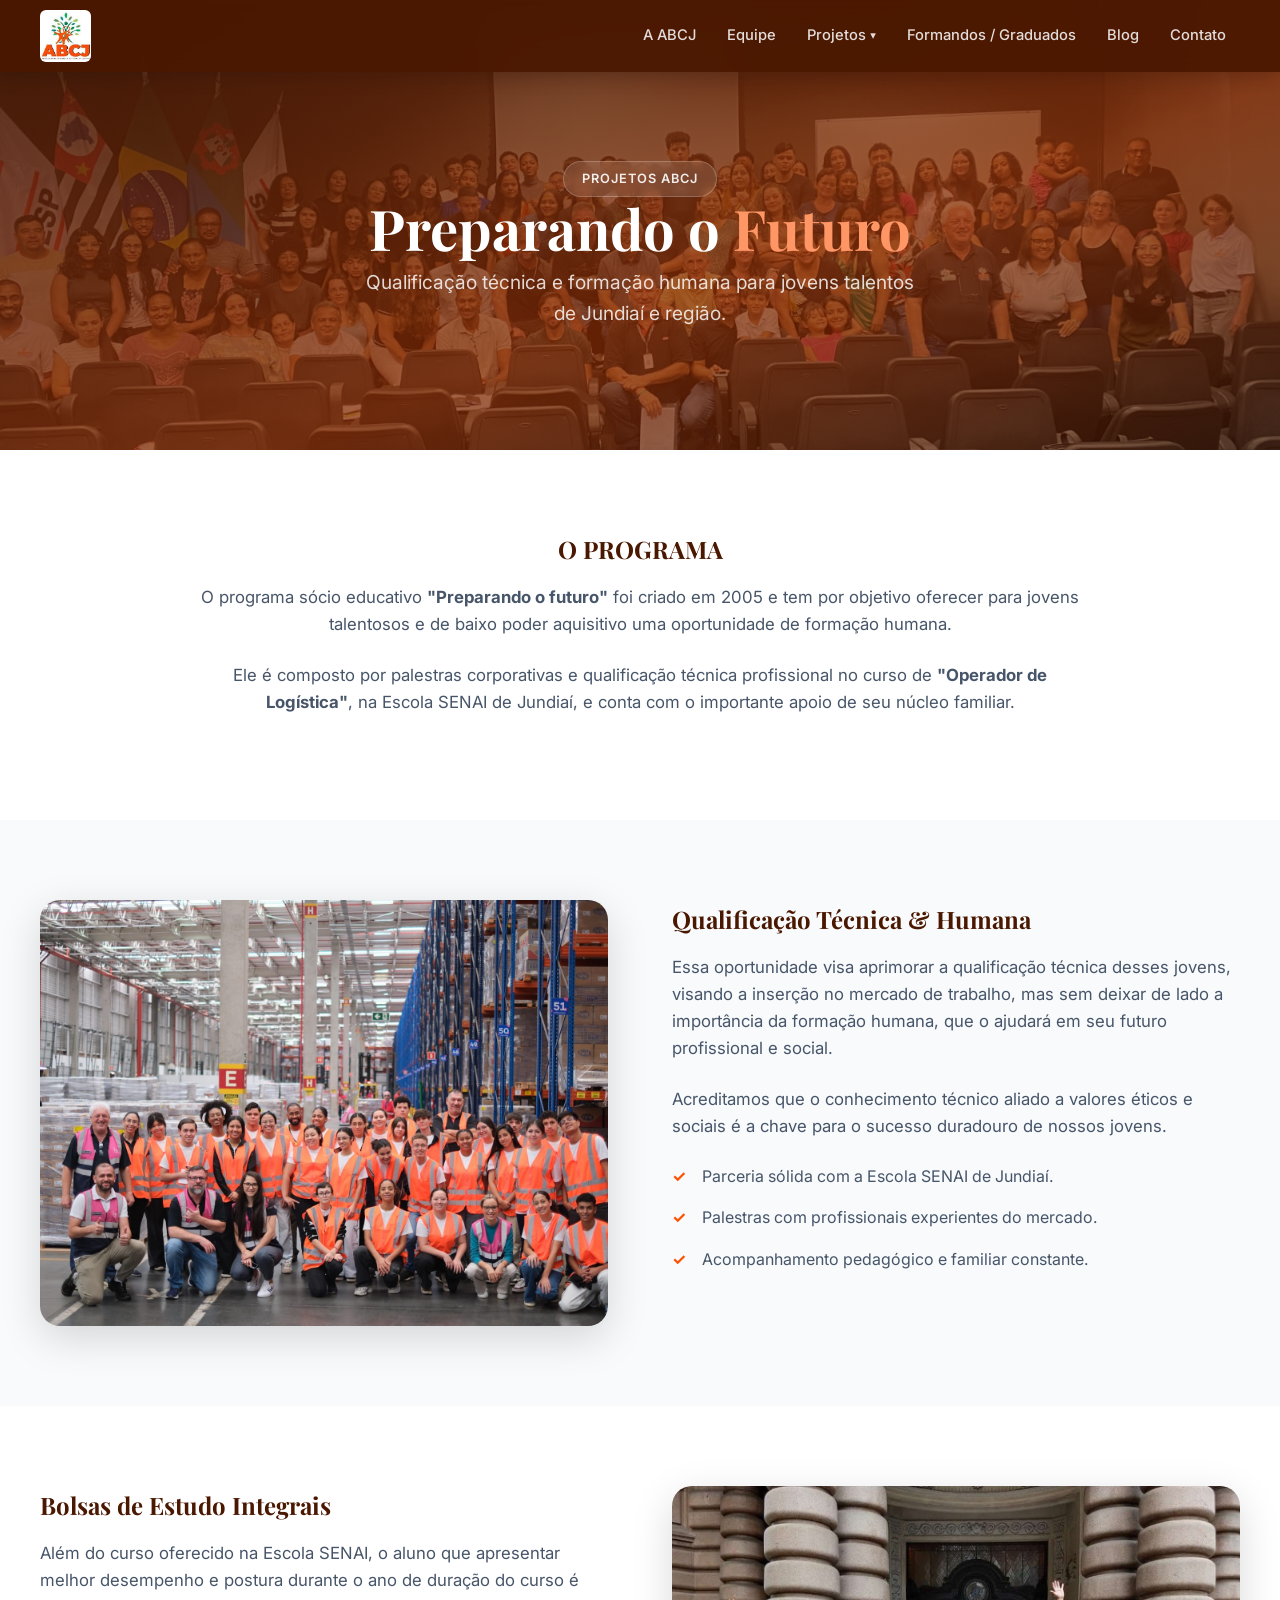
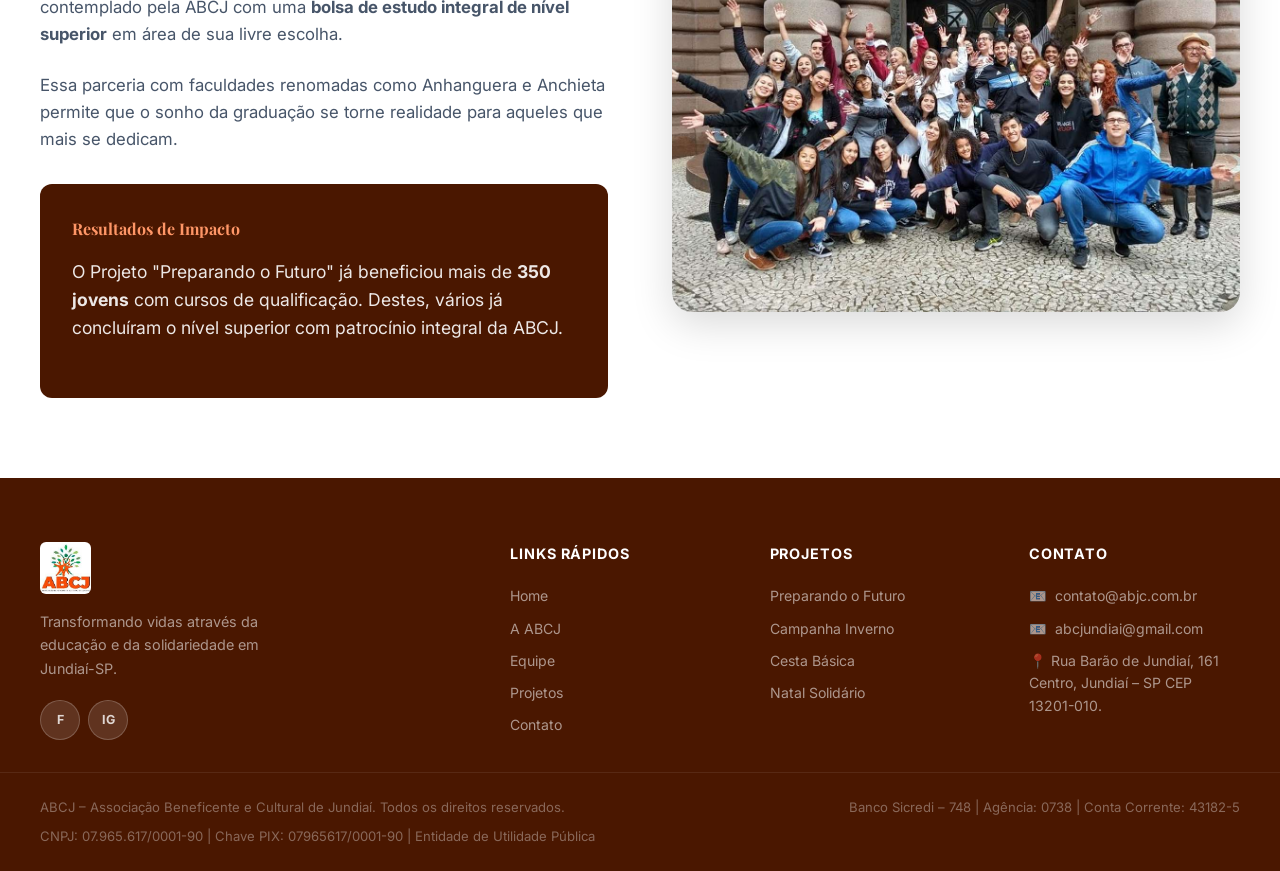
<file: projeto-preparando-futuro.html>
<!DOCTYPE html>
<html lang="pt-BR">
<head>
  <meta charset="UTF-8" />
  <meta name="viewport" content="width=device-width, initial-scale=1.0" />
  <meta name="description" content="Projeto Preparando o Futuro - ABCJ. Apoiando jovens talentosos com qualificação técnica e bolsas universitárias." />
  <title>Projeto Preparando o Futuro - ABCJ</title>
  <link rel="stylesheet" href="style.css" />
  <link rel="preconnect" href="https://fonts.googleapis.com" />
  <link rel="preconnect" href="https://fonts.gstatic.com" crossorigin />
  <link rel="icon" href="images/logo_abcj.jpg" type="image/jpeg" />
  <link href="https://fonts.googleapis.com/css2?family=Inter:wght@300;400;500;600;700;800&family=Playfair+Display:wght@700;800&display=swap" rel="stylesheet" />
</head>
<body>

  <!-- ========== HEADER ========== -->
  <header class="header" id="header" style="background: rgba(74,23,0,.92); backdrop-filter: blur(12px); box-shadow: 0 2px 20px rgba(0,0,0,.2);">
    <div class="container header__inner">
      <a href="index.html" class="logo" id="logo-link">
        <img src="images/logo_abcj.jpg" alt="Logo ABCJ" class="logo__img" />
      </a>

      <nav class="nav" id="main-nav" aria-label="Menu principal">
        <ul class="nav__list">
          <li><a href="a-abcj.html" class="nav__link">A ABCJ</a></li>
          <li><a href="equipe.html" class="nav__link">Equipe</a></li>
          <li class="nav__dropdown">
            <a href="index.html#projetos" class="nav__link">Projetos <span class="nav__arrow">▾</span></a>
            <ul class="nav__sub">
              <li><a href="projeto-preparando-futuro.html">Preparando o Futuro</a></li>
              <li><a href="projeto-campanha-inverno.html">Campanha Inverno</a></li>
              <li><a href="projeto-cesta-basica.html">Cesta Básica</a></li>
              <li><a href="projeto-natal-solidario.html">Natal Solidário</a></li>
            </ul>
          </li>
          <li><a href="formandos.html" class="nav__link">Formandos / Graduados</a></li>
          <li><a href="blog.html" class="nav__link">Blog</a></li>
          <li><a href="index.html#footer" class="nav__link">Contato</a></li>
        </ul>
      </nav>

      <button class="hamburger" id="hamburger" aria-label="Abrir menu" aria-expanded="false">
        <span class="hamburger__line"></span>
        <span class="hamburger__line"></span>
        <span class="hamburger__line"></span>
      </button>
    </div>

    <!-- Mobile Menu -->
    <div class="mobile-menu" id="mobile-menu" aria-hidden="true">
      <ul class="mobile-menu__list">
        <li><a href="a-abcj.html" class="mobile-menu__link">A ABCJ</a></li>
        <li><a href="equipe.html" class="mobile-menu__link">Equipe</a></li>
        <li><a href="index.html#projetos" class="mobile-menu__link">Projetos</a></li>
        <li><a href="formandos.html" class="mobile-menu__link">Formandos / Graduados</a></li>
        <li><a href="blog.html" class="mobile-menu__link">Blog</a></li>
        <li><a href="index.html#footer" class="mobile-menu__link">Contato</a></li>
      </ul>
    </div>
  </header>

  <main id="main">

    <!-- ========== HERO PROJECT ========== -->
    <section class="hero hero--project" aria-label="Seção do projeto">
      <div class="hero__bg loaded" id="hero-bg" style="background: url('images/mudandovidas.jpeg') center 40%/cover no-repeat; filter: brightness(0.65);"></div>
      <div class="hero__overlay"></div>
      <div class="hero__content" style="padding-top: 4rem;">
        <span class="hero__tag animate-fade-up">PROJETOS ABCJ</span>
        <h1 class="hero__title animate-fade-up delay-1">Preparando o <em>Futuro</em></h1>
        <p class="hero__subtitle animate-fade-up delay-2">Qualificação técnica e formação humana para jovens talentos de Jundiaí e região.</p>
      </div>
    </section>

    <!-- ========== DETAILS SECTION 1 ========== -->
    <section class="project-details">
      <div class="container project-details__inner" style="grid-template-columns: 1fr; max-width: 900px; margin: 0 auto; text-align: center;">
        <div class="project-details__content">
          <h3>O PROGRAMA</h3>
          <p>O programa sócio educativo <strong>"Preparando o futuro"</strong> foi criado em 2005 e tem por objetivo oferecer para jovens talentosos e de baixo poder aquisitivo uma oportunidade de formação humana.</p>
          <p>Ele é composto por palestras corporativas e qualificação técnica profissional no curso de <strong>"Operador de Logística"</strong>, na Escola SENAI de Jundiaí, e conta com o importante apoio de seu núcleo familiar.</p>
        </div>
      </div>
    </section>

    <!-- ========== DETAILS SECTION 2 (Two Columns) ========== -->
    <section class="project-details" style="background: var(--gray-50); padding: 5rem 0;">
      <div class="container project-details__inner">
        <div class="reveal">
          <img src="images/Qualitec.jpeg" alt="Aula no SENAI" class="project-details__img" style="aspect-ratio: 4/3; object-fit: cover;" />
        </div>
        <div class="project-details__content reveal">
          <h3>Qualificação Técnica & Humana</h3>
          <p>Essa oportunidade visa aprimorar a qualificação técnica desses jovens, visando a inserção no mercado de trabalho, mas sem deixar de lado a importância da formação humana, que o ajudará em seu futuro profissional e social.</p>
          <p>Acreditamos que o conhecimento técnico aliado a valores éticos e sociais é a chave para o sucesso duradouro de nossos jovens.</p>
          <ul style="list-style: none; display: flex; flex-direction: column; gap: 1rem; margin-top: 1.5rem;">
            <li style="display: flex; gap: 1rem; align-items: flex-start;">
              <span style="color: var(--orange-500); font-weight: bold;">✓</span>
              <span>Parceria sólida com a Escola SENAI de Jundiaí.</span>
            </li>
            <li style="display: flex; gap: 1rem; align-items: flex-start;">
              <span style="color: var(--orange-500); font-weight: bold;">✓</span>
              <span>Palestras com profissionais experientes do mercado.</span>
            </li>
            <li style="display: flex; gap: 1rem; align-items: flex-start;">
              <span style="color: var(--orange-500); font-weight: bold;">✓</span>
              <span>Acompanhamento pedagógico e familiar constante.</span>
            </li>
          </ul>
        </div>
      </div>
    </section>

    <!-- ========== DETAILS SECTION 3 (Reverse Two Columns) ========== -->
    <section class="project-details" style="padding: 5rem 0;">
      <div class="container project-details__inner">
        <div class="project-details__content reveal">
          <h3>Bolsas de Estudo Integrais</h3>
          <p>Além do curso oferecido na Escola SENAI, o aluno que apresentar melhor desempenho e postura durante o ano de duração do curso é contemplado pela ABCJ com uma <strong>bolsa de estudo integral de nível superior</strong> em área de sua livre escolha.</p>
          <p>Essa parceria com faculdades renomadas como Anhanguera e Anchieta permite que o sonho da graduação se torne realidade para aqueles que mais se dedicam.</p>
          
          <div style="margin-top: 2rem; padding: 2rem; background: var(--orange-900); color: var(--white); border-radius: var(--radius);">
            <h4 style="color: var(--orange-300); margin-bottom: 1rem; font-family: var(--font-display);">Resultados de Impacto</h4>
            <p style="font-size: 1.1rem; color: rgba(255,255,255,0.9);">O Projeto "Preparando o Futuro" já beneficiou mais de <strong>350 jovens</strong> com cursos de qualificação. Destes, vários já concluíram o nível superior com patrocínio integral da ABCJ.</p>
          </div>
        </div>
        <div class="reveal">
          <img src="images/preparandoofuturo3.jpg" alt="Alunos contemplados" class="project-details__img" style="aspect-ratio: 4/3; object-fit: cover;" />
        </div>
      </div>
    </section>

  </main>

  <!-- ========== FOOTER ========== -->
  <footer class="footer" id="footer">
    <div class="container footer__inner">
      <div class="footer__brand">
        <div class="logo logo--light">
          <img src="images/logo_abcj.jpg" alt="Logo ABCJ" class="logo__img" />
        </div>
        <p class="footer__tagline">Transformando vidas através da educação e da solidariedade em Jundiaí-SP.</p>
        <div class="social-links footer__social">
          <a href="https://www.facebook.com/AssociacaoBeneficenteECulturalDeJundiai/" class="social-link" aria-label="Facebook" target="_blank">f</a>
          <a href="https://www.instagram.com/abcj_ong_" class="social-link" aria-label="Instagram" target="_blank">ig</a>
        </div>
      </div>

      <div class="footer__col">
        <h3 class="footer__heading">Links Rápidos</h3>
        <ul class="footer__links">
          <li><a href="index.html">Home</a></li>
          <li><a href="a-abcj.html">A ABCJ</a></li>
          <li><a href="equipe.html">Equipe</a></li>
          <li><a href="index.html#projetos">Projetos</a></li>
          <li><a href="index.html#contato">Contato</a></li>
        </ul>
      </div>

      <div class="footer__col">
        <h3 class="footer__heading">Projetos</h3>
        <ul class="footer__links">
          <li><a href="projeto-preparando-futuro.html">Preparando o Futuro</a></li>
          <li><a href="projeto-campanha-inverno.html">Campanha Inverno</a></li>
          <li><a href="projeto-cesta-basica.html">Cesta Básica</a></li>
          <li><a href="projeto-natal-solidario.html">Natal Solidário</a></li>
        </ul>
      </div>

      <div class="footer__col">
        <h3 class="footer__heading">Contato</h3>
        <ul class="footer__links footer__links--contact">
          <li>📧 <a href="mailto:contato@abjc.com.br">contato@abjc.com.br</a></li>
          <li>📧 <a href="mailto:abcjundiai@gmail.com">abcjundiai@gmail.com</a></li>
          <li>📍 Rua Barão de Jundiaí, 161 Centro, Jundiaí – SP CEP 13201-010.</li>
        </ul>
      </div>
    </div>

    <div class="footer__bottom">
      <div class="container footer__bottom-inner">
        <p>ABCJ – Associação Beneficente e Cultural de Jundiaí. Todos os direitos reservados.</p>
        <p>Banco Sicredi – 748 | Agência: 0738 | Conta Corrente: 43182-5</p>
        <p>CNPJ: 07.965.617/0001-90 | Chave PIX: 07965617/0001-90 | Entidade de Utilidade Pública</p>
      </div>
    </div>
  </footer>

  <script src="script.js"></script>
</body>
</html>
</file>
<file: style.css>
/* =============================================
   ABCJ – style.css
   ============================================= */

/* ---------- Reset & Base ---------- */
*, *::before, *::after { box-sizing: border-box; margin: 0; padding: 0; }

:root {
  --orange-900: #4a1700;
  --orange-800: #7a2500;
  --orange-700: #a33200;
  --orange-600: #cc3f00;
  --orange-500: #ff4f00;
  --orange-400: #ff7233;
  --orange-300: #ff9666;
  --accent:   #36907e;
  --accent-h: #2a7364;
  --white:    #ffffff;
  --gray-50:  #f8fafc;
  --gray-100: #f1f5f9;
  --gray-200: #e2e8f0;
  --gray-400: #94a3b8;
  --gray-600: #475569;
  --gray-800: #1e293b;
  --radius-sm: 6px;
  --radius:    12px;
  --radius-lg: 20px;
  --shadow-sm: 0 1px 3px rgba(0,0,0,.08);
  --shadow:    0 4px 20px rgba(0,0,0,.10);
  --shadow-lg: 0 12px 40px rgba(0,0,0,.15);
  --transition: .3s cubic-bezier(.4,0,.2,1);
  --font: 'Inter', system-ui, sans-serif;
  --font-display: 'Playfair Display', Georgia, serif;
  --header-h: 72px;
}

html { scroll-behavior: smooth; font-size: 16px; }
body { font-family: var(--font); color: var(--gray-800); background: var(--white); line-height: 1.6; overflow-x: hidden; }
img  { display: block; max-width: 100%; height: auto; }
a    { text-decoration: none; color: inherit; }
ul   { list-style: none; }

.container {
  width: min(1200px, 100% - 2rem);
  margin-inline: auto;
}

/* ---------- Buttons ---------- */
.btn {
  display: inline-flex; align-items: center; gap: .5rem;
  padding: .75rem 1.75rem; border-radius: 50px; border: 2px solid transparent;
  font-family: var(--font); font-size: .95rem; font-weight: 600;
  cursor: pointer; transition: var(--transition); text-align: center;
  white-space: nowrap;
}
.btn--primary {
  background: var(--orange-500); color: var(--white); border-color: var(--orange-500);
}
.btn--primary:hover {
  background: var(--orange-400); border-color: var(--orange-400);
  transform: translateY(-2px); box-shadow: 0 8px 24px rgba(255,79,0,.35);
}
.btn--outline {
  background: transparent; color: var(--white); border-color: rgba(255,255,255,.6);
}
.btn--outline:hover {
  background: rgba(255,255,255,.12); border-color: var(--white);
  transform: translateY(-2px);
}
.btn--lg    { padding: 1rem 2.25rem; font-size: 1.05rem; }
.btn--full  { width: 100%; justify-content: center; }
.btn--donate {
  background: var(--accent); color: var(--white) !important;
  border: none; padding: .6rem 1.25rem; border-radius: 50px;
  display: inline-block; margin-top: .5rem; font-weight: 600;
  transition: all 0.4s cubic-bezier(0.175, 0.885, 0.32, 1.275);
}
.btn--donate:hover { 
  background: var(--accent-h); 
  transform: translateY(-3px) scale(1.05); 
  box-shadow: 0 10px 20px rgba(54, 144, 126, 0.4); 
}

/* ---------- Section helpers ---------- */
.section-header { text-align: center; margin-bottom: 3rem; }
.section-tag {
  display: inline-block; padding: .35rem 1rem; border-radius: 50px;
  background: rgba(255,79,0,.1); color: var(--orange-500);
  font-size: .8rem; font-weight: 700; letter-spacing: .08em; text-transform: uppercase;
  margin-bottom: .75rem;
}
.section-tag--light { background: rgba(255,255,255,.18); color: rgba(255,255,255,.9); }
.section-title {
  font-family: var(--font-display); font-size: clamp(1.8rem, 3vw, 2.6rem);
  color: var(--orange-900); line-height: 1.2; margin-bottom: .75rem;
}
.section-title--light { color: var(--white); }
.section-desc { color: var(--gray-600); font-size: 1.05rem; max-width: 560px; margin-inline: auto; }

/* ---------- Animations ---------- */
@keyframes fadeUp {
  from { opacity: 0; transform: translateY(30px); }
  to   { opacity: 1; transform: translateY(0); }
}
@keyframes fadeIn {
  from { opacity: 0; } to { opacity: 1; }
}
.animate-fade-up { opacity: 0; animation: fadeUp .7s forwards; }
.delay-1 { animation-delay: .15s; }
.delay-2 { animation-delay: .3s; }
.delay-3 { animation-delay: .45s; }

.reveal {
  opacity: 0; transform: translateY(32px);
  transition: opacity .65s ease, transform .65s ease;
}
.reveal.visible { opacity: 1; transform: translateY(0); }

/* =============================================
   HEADER
   ============================================= */
.header {
  position: fixed; top: 0; left: 0; right: 0; z-index: 1000;
  height: var(--header-h); background: transparent;
  transition: background var(--transition), box-shadow var(--transition), backdrop-filter var(--transition);
}
.header.scrolled {
  background: rgba(74,23,0,.92); backdrop-filter: blur(12px);
  box-shadow: 0 2px 20px rgba(0,0,0,.2);
}
.header__inner {
  display: flex; align-items: center; gap: 1.5rem;
  height: var(--header-h);
}

/* Logo */
.logo { display: flex; align-items: center; flex-shrink: 0; }
.logo__img {
  height: 52px;
  width: auto;
  object-fit: contain;
  border-radius: var(--radius-sm);
}

/* Nav */
.nav { margin-left: auto; }
.nav__list { display: flex; align-items: center; gap: .25rem; }
.nav__link {
  padding: .5rem .85rem; border-radius: var(--radius-sm);
  color: rgba(255,255,255,.85); font-size: .92rem; font-weight: 500;
  transition: var(--transition); display: flex; align-items: center; gap: .25rem;
}
.nav__link:hover, .nav__link.active { color: var(--white); background: rgba(255,255,255,.1); }
.nav__arrow { font-size: .7rem; }

/* Dropdown */
.nav__dropdown { position: relative; }
.nav__sub {
  position: absolute; top: calc(100% + .5rem); left: 0;
  background: var(--orange-800); border-radius: var(--radius);
  padding: .5rem; min-width: 200px;
  box-shadow: var(--shadow-lg); opacity: 0; pointer-events: none;
  transform: translateY(-8px); transition: var(--transition);
}
/* Bridge the gap to prevent accidental closing */
.nav__sub::before {
  content: ''; position: absolute; top: -.5rem; left: 0; width: 100%; height: .5rem;
}
.nav__dropdown:hover .nav__sub { opacity: 1; pointer-events: all; transform: translateY(0); }
.nav__sub li a {
  display: block; padding: .55rem 1rem; border-radius: var(--radius-sm);
  color: rgba(255,255,255,.8); font-size: .88rem; transition: var(--transition);
}
.nav__sub li a:hover { background: rgba(255,255,255,.08); color: var(--white); }

.header__cta { margin-left: .5rem; }

/* Hamburger */
.hamburger {
  display: none; flex-direction: column; gap: 5px;
  background: none; border: none; cursor: pointer; padding: .5rem;
}
.hamburger__line {
  display: block; width: 24px; height: 2px;
  background: var(--white); border-radius: 2px; transition: var(--transition);
}
.hamburger.open .hamburger__line:nth-child(1) { transform: translateY(7px) rotate(45deg); }
.hamburger.open .hamburger__line:nth-child(2) { opacity: 0; transform: scaleX(0); }
.hamburger.open .hamburger__line:nth-child(3) { transform: translateY(-7px) rotate(-45deg); }

/* Mobile menu */
.mobile-menu {
  display: none; position: absolute; top: var(--header-h); left: 0; right: 0;
  background: var(--orange-900); padding: 1rem 1.5rem 1.5rem;
  transform: translateY(-10px); opacity: 0;
  transition: var(--transition);
}
.mobile-menu.open { transform: translateY(0); opacity: 1; display: block; }
.mobile-menu__list { display: flex; flex-direction: column; gap: .25rem; }
.mobile-menu__link {
  display: block; padding: .85rem 1rem; border-radius: var(--radius-sm);
  color: rgba(255,255,255,.85); font-weight: 500; transition: var(--transition);
}
.mobile-menu__link:hover { background: rgba(255,255,255,.08); color: var(--white); }
.mobile-menu__cta {
  margin-top: .5rem; background: var(--orange-500);
  color: var(--white) !important; text-align: center; border-radius: 50px;
}

/* =============================================
   HERO
   ============================================= */
.hero {
  position: relative; height: 100vh; min-height: 600px;
  display: flex; align-items: center; justify-content: center;
  overflow: hidden;
}
.hero__bg {
  position: absolute; inset: 0;
  background: url('images/main.jpg') center/cover no-repeat;
  transform: scale(1.08); transition: transform 12s ease-out;
}
.hero__bg.loaded { transform: scale(1); }
.hero__overlay {
  position: absolute; inset: 0;
  background: linear-gradient(160deg, rgba(74,23,0,.75) 0%, rgba(163,50,0,.6) 60%, rgba(74,23,0,.5) 100%);
}
.hero__content {
  position: relative; z-index: 1; text-align: center;
  padding: 0 1rem; max-width: 800px;
}
.hero__tag {
  display: inline-flex; padding: .4rem 1.1rem;
  background: rgba(255,255,255,.12); backdrop-filter: blur(6px);
  border: 1px solid rgba(255,255,255,.2); border-radius: 50px;
  color: rgba(255,255,255,.9); font-size: .8rem; font-weight: 600;
  letter-spacing: .08em; text-transform: uppercase;
  margin: 1rem auto 0rem auto; width: max-content;
}
.hero__title {
  font-family: var(--font-display);
  font-size: clamp(2.4rem, 6vw, 4.5rem);
  color: var(--white); line-height: 1.12;
  margin-bottom: 1.25rem;
}
.hero__title em { font-style: normal; color: var(--orange-300); }
.hero__subtitle {
  color: rgba(255,255,255,.82); font-size: clamp(1rem, 2vw, 1.2rem);
  max-width: 560px; margin: 0 auto 2.5rem;
}
.hero__actions { display: flex; gap: 1rem; justify-content: center; flex-wrap: wrap; }
.hero__scroll {
  position: absolute; bottom: 2rem; left: 50%; transform: translateX(-50%);
  cursor: pointer;
}
.hero__scroll span {
  display: block; width: 22px; height: 36px; border: 2px solid rgba(255,255,255,.4);
  border-radius: 50px; position: relative;
}
.hero__scroll span::after {
  content: ''; position: absolute; top: 6px; left: 50%; transform: translateX(-50%);
  width: 4px; height: 8px; background: rgba(255,255,255,.7); border-radius: 4px;
  animation: scrollDot 1.6s ease-in-out infinite;
}
@keyframes scrollDot {
  0%   { top: 6px; opacity: 1; }
  100% { top: 18px; opacity: 0; }
}

/* =============================================
   STATS
   ============================================= */
.stats { padding: 5rem 0; background: var(--gray-50); }
.stats__grid {
  display: grid; grid-template-columns: repeat(auto-fit, minmax(200px, 1fr)); gap: 1.5rem;
}
.stat-card {
  background: var(--white); border-radius: var(--radius-lg);
  padding: 2.5rem 1.5rem; text-align: center;
  box-shadow: var(--shadow); transition: var(--transition);
  border: 1px solid var(--gray-100);
}
.stat-card:hover { transform: translateY(-6px); box-shadow: var(--shadow-lg); }
.stat-card__icon { font-size: 2.2rem; margin-bottom: .75rem; }
.stat-card__number {
  display: block; font-size: clamp(2.5rem, 5vw, 3.5rem); font-weight: 800;
  color: var(--orange-600); line-height: 1; margin-bottom: .5rem;
  font-variant-numeric: tabular-nums;
}
.stat-card__number::after { content: '+'; }
.stat-card__label { color: var(--gray-600); font-size: .95rem; font-weight: 500; }

/* =============================================
   PROJECTS
   ============================================= */
.projects { padding: 5rem 0; background: var(--white); }
.projects__grid {
  display: grid; grid-template-columns: repeat(auto-fit, minmax(260px, 1fr)); gap: 1.75rem;
}
.project-card {
  border-radius: var(--radius-lg); overflow: hidden;
  box-shadow: var(--shadow); transition: var(--transition);
  background: var(--white); border: 1px solid var(--gray-100);
}
.project-card:hover { transform: translateY(-8px); box-shadow: var(--shadow-lg); }
.project-card__img-wrap { position: relative; aspect-ratio: 16/9; overflow: hidden; }
.project-card__img {
  width: 100%; height: 100%; object-fit: cover;
  transition: transform .5s ease;
}
.project-card:hover .project-card__img { transform: scale(1.06); }
.project-card__img-placeholder {
  width: 100%; height: 100%;
  background: linear-gradient(135deg, var(--orange-700), var(--orange-500));
  display: flex; flex-direction: column; align-items: center; justify-content: center;
  gap: .5rem; color: var(--white); font-size: .95rem; font-weight: 600;
}
.project-card__img-placeholder span { font-size: 3rem; }
.project-card__badge {
  position: absolute; top: .85rem; left: .85rem;
  background: var(--accent); color: var(--white);
  font-size: .72rem; font-weight: 700; padding: .3rem .75rem;
  border-radius: 50px; letter-spacing: .06em; text-transform: uppercase;
}
.project-card__body { padding: 1.5rem; }
.project-card__title {
  font-size: 1.2rem; font-weight: 700; color: var(--orange-900);
  margin-bottom: .6rem;
}
.project-card__desc { color: var(--gray-600); font-size: .92rem; margin-bottom: 1.1rem; line-height: 1.6; }
.project-card__link {
  color: var(--orange-500); font-weight: 600; font-size: .9rem;
  transition: var(--transition); display: inline-flex; align-items: center; gap: .25rem;
}
.project-card__link:hover { color: var(--orange-400); gap: .5rem; }

/* =============================================
   ABOUT
   ============================================= */
.about { padding: 5rem 0; background: var(--gray-50); }
.about__inner {
  display: grid; grid-template-columns: 1fr 1fr;
  gap: 4rem; align-items: center;
}
.about__img-wrap { position: relative; }
.about__img {
  width: 100%; border-radius: var(--radius-lg);
  box-shadow: var(--shadow-lg);
}
.about__img-badge {
  position: absolute; bottom: -1.5rem; right: -1.5rem;
  background: var(--orange-600); color: var(--white);
  padding: 1.25rem 1.5rem; border-radius: var(--radius);
  text-align: center; box-shadow: var(--shadow);
}
.about__img-badge strong { display: block; font-size: 2rem; font-weight: 800; line-height: 1; }
.about__img-badge span  { font-size: .8rem; opacity: .85; }
.about__content-col .section-tag { display: inline-block; margin-bottom: .75rem; }
.about__lead { font-size: 1.1rem; font-weight: 500; color: var(--orange-700); margin-bottom: 1rem; }
.about__text { color: var(--gray-600); margin-bottom: 2rem; }

/* MVV */
.mvv { display: flex; flex-direction: column; gap: 1rem; margin-bottom: 2rem; }
.mvv__item {
  display: flex; gap: 1rem; align-items: flex-start;
  background: var(--white); border-radius: var(--radius); padding: 1.1rem;
  border: 1px solid var(--gray-200); transition: var(--transition);
}
.mvv__item:hover { border-color: var(--orange-300); box-shadow: var(--shadow-sm); }
.mvv__icon { font-size: 1.5rem; flex-shrink: 0; margin-top: .1rem; }
.mvv__title { font-weight: 700; color: var(--orange-800); margin-bottom: .25rem; font-size: .95rem; }
.mvv__text  { color: var(--gray-600); font-size: .88rem; }

/* =============================================
   PARTNERS / CAROUSEL
   ============================================= */
.partners { padding: 4rem 0; background: var(--white); overflow: hidden; }
.carousel-wrapper { margin-top: 2.5rem; position: relative; overflow: hidden; }
.carousel-wrapper::before,
.carousel-wrapper::after {
  content: ''; position: absolute; top: 0; bottom: 0; width: 120px; z-index: 2; pointer-events: none;
}
.carousel-wrapper::before { left: 0; background: linear-gradient(to right, var(--white), transparent); }
.carousel-wrapper::after  { right: 0; background: linear-gradient(to left, var(--white), transparent); }

.carousel-track {
  display: flex; gap: 1.5rem; width: max-content;
  padding: 10px 0;
  animation: scroll-carousel 22s linear infinite;
}
.carousel-track:hover { animation-play-state: paused; }
@keyframes scroll-carousel {
  from { transform: translateX(0); }
  to   { transform: translateX(-50%); }
}
.partner-logo {
  flex-shrink: 0; width: 160px; height: 90px;
  background: var(--gray-50); border: 1.5px solid var(--gray-200);
  border-radius: var(--radius); display: flex; align-items: center; justify-content: center;
  transition: var(--transition); cursor: default;
}
.partner-logo:hover {
  border-color: var(--orange-400); background: var(--white);
  transform: translateY(-4px); box-shadow: var(--shadow);
}
.partner-logo img {
  max-width: 85%;
  max-height: 75%;
  object-fit: contain;
  filter: grayscale(1);
  opacity: 0.6;
  transition: var(--transition);
}
.partner-logo:hover img {
  filter: grayscale(0);
  opacity: 1;
}
.partner-logo span { text-align: center; font-size: .82rem; font-weight: 700; color: var(--gray-600); line-height: 1.4; }

/* =============================================
   CONTACT
   ============================================= */
.contact {
  padding: 5rem 0;
  background: linear-gradient(135deg, var(--orange-900) 0%, var(--orange-700) 100%);
  position: relative; overflow: hidden;
}
.contact::before {
  content: ''; position: absolute; top: -50%; right: -10%;
  width: 600px; height: 600px; border-radius: 50%;
  background: rgba(255,255,255,.03); pointer-events: none;
}
.contact__inner {
  display: grid; grid-template-columns: 1fr 1.2fr; gap: 4rem; align-items: start;
}
.contact__desc { color: rgba(255,255,255,.75); margin: 1.25rem 0 2rem; font-size: 1.05rem; }
.contact__details { display: flex; flex-direction: column; gap: 1.25rem; }
.contact__details li { display: flex; gap: 1rem; align-items: flex-start; }
.contact__detail-icon {
  font-size: 1.25rem; width: 44px; height: 44px; border-radius: var(--radius-sm);
  background: rgba(255,255,255,.1); display: flex; align-items: center; justify-content: center;
  flex-shrink: 0;
}
.contact__details strong { display: block; color: var(--white); font-size: .9rem; margin-bottom: .2rem; }
.contact__details span,
.contact__details a { color: rgba(255,255,255,.7); font-size: .9rem; transition: var(--transition); }
.contact__details a:hover { color: var(--white); }

/* Donation Video */
.donation__video {
  position: relative;
  width: 100%;
  aspect-ratio: 16 / 9;
  border-radius: var(--radius-lg);
  overflow: hidden;
  box-shadow: var(--shadow-lg);
  align-self: center;
  background: #000;
}

.donation__video iframe {
  position: absolute;
  top: 50%;
  left: 50%;
  width: 101%;
  height: 101%;
  transform: translate(-50%, -50%) scale(1.02); /* Escala leve para ocultar bordas pretas do player */
  border: none;
}

/* Social links */
.social-links { display: flex; gap: .5rem; margin-top: .5rem; }
.social-link {
  width: 36px; height: 36px; border-radius: 50%;
  background: rgba(255,255,255,.12); border: 1px solid rgba(255,255,255,.2);
  display: flex; align-items: center; justify-content: center;
  color: rgba(255,255,255,.8); font-size: .78rem; font-weight: 700;
  transition: var(--transition); text-transform: uppercase;
}
.social-link:hover { background: var(--orange-500); border-color: var(--orange-500); color: var(--white); transform: translateY(-3px); }
.footer__social .social-link { width: 40px; height: 40px; }

/* Form */
.contact-form {
  background: var(--white); border-radius: var(--radius-lg);
  padding: 2.5rem; box-shadow: var(--shadow-lg);
}
.form-group { display: flex; flex-direction: column; gap: .4rem; margin-bottom: 1.25rem; }
.form-label { font-size: .88rem; font-weight: 600; color: var(--gray-800); }
.form-input {
  width: 100%; padding: .85rem 1rem; border-radius: var(--radius-sm);
  border: 1.5px solid var(--gray-200); background: var(--gray-50);
  font-family: var(--font); font-size: .95rem; color: var(--gray-800);
  transition: var(--transition); outline: none;
}
.form-input:focus { border-color: var(--orange-500); background: var(--white); box-shadow: 0 0 0 3px rgba(255,79,0,.1); }
.form-input.error { border-color: #ef4444; box-shadow: 0 0 0 3px rgba(239,68,68,.1); }
.form-select { appearance: none; cursor: pointer; background-image: url("data:image/svg+xml,%3Csvg xmlns='http://www.w3.org/2000/svg' viewBox='0 0 24 24' fill='none' stroke='%2394a3b8' stroke-width='2'%3E%3Cpath d='M6 9l6 6 6-6'/%3E%3C/svg%3E"); background-repeat: no-repeat; background-position: right .75rem center; background-size: 18px; padding-right: 2.5rem; }
.form-textarea { resize: vertical; min-height: 110px; }
.form-error { color: #ef4444; font-size: .8rem; min-height: 1rem; }
.form-success {
  display: none; margin-top: 1rem; padding: 1rem;
  background: rgba(16,185,129,.1); border: 1px solid rgba(16,185,129,.3);
  border-radius: var(--radius-sm); color: #059669; font-weight: 600; text-align: center;
}
.form-success.show { display: block; }

/* =============================================
   FOOTER
   ============================================= */
.footer { background: var(--orange-900); color: rgba(255,255,255,.7); }
.footer__inner {
  display: grid; grid-template-columns: 2fr 1fr 1fr 1fr;
  gap: 3rem; padding: 4rem 0 2rem;
}
.footer__tagline { color: rgba(255,255,255,.55); font-size: .9rem; margin: 1rem 0 1.25rem; max-width: 260px; }
.footer__heading { color: var(--white); font-size: .9rem; font-weight: 700; margin-bottom: 1.25rem; text-transform: uppercase; letter-spacing: .06em; }
.footer__links { display: flex; flex-direction: column; gap: .6rem; }
.footer__links li, .footer__links a { color: rgba(255,255,255,.55); font-size: .88rem; transition: var(--transition); }
.footer__links a:hover { color: var(--white); padding-left: .25rem; }
.footer__links--contact li { display: flex; gap: .5rem; align-items: flex-start; }
.footer__bottom {
  border-top: 1px solid rgba(255,255,255,.08); padding: 1.5rem 0;
}
.footer__bottom-inner {
  display: flex; justify-content: space-between; align-items: center;
  flex-wrap: wrap; gap: .5rem;
  font-size: .82rem; color: rgba(255,255,255,.35);
}

/* =============================================
   RESPONSIVE
   ============================================= */
@media (max-width: 1024px) {
  .footer__inner { grid-template-columns: 1fr 1fr; }
}

@media (max-width: 768px) {
  :root { --header-h: 64px; }
  .nav, .header__cta { display: none; }
  .hamburger { display: flex; margin-left: auto; }
  .about__inner { grid-template-columns: 1fr; }
  .about__img-badge { bottom: 1rem; right: 1rem; }
  .about__img-wrap { order: -1; }
  .contact__inner { grid-template-columns: 1fr; gap: 2.5rem; }
  .footer__inner { grid-template-columns: 1fr 1fr; gap: 2rem; }
  .footer__bottom-inner { flex-direction: column; text-align: center; }
}

@media (max-width: 520px) {
  .projects__grid { grid-template-columns: 1fr; }
  .stats__grid    { grid-template-columns: 1fr 1fr; }
  .footer__inner  { grid-template-columns: 1fr; }
  .hero__actions  { flex-direction: column; align-items: center; }
  .contact-form   { padding: 1.75rem 1.25rem; }
}


/* =============================================
   PROJECT DETAIL PAGES
   ============================================= */
.hero--project {
  min-height: 400px; height: 50vh;
}
.hero--project .hero__title {
  font-size: clamp(2.2rem, 5vw, 3.5rem); margin-bottom: 0.5rem;
}
.project-details {
  padding: 5rem 0; background: var(--white);
}
.project-details__inner {
  display: grid; grid-template-columns: 1fr 1fr; gap: 4rem; align-items: start;
}
.project-details__img {
  width: 100%; border-radius: var(--radius-lg); box-shadow: var(--shadow-lg);
  object-fit: cover; aspect-ratio: 4/3;
}
.project-details__content {
  color: var(--gray-600);
}
.project-details__content p {
  margin-bottom: 1.5rem; font-size: 1.05rem;
}
.project-details__content h3 {
  color: var(--orange-900); font-size: 1.5rem; margin-bottom: 1rem; font-family: var(--font-display);
}
@media (max-width: 768px) {
  .project-details__inner { grid-template-columns: 1fr; gap: 2rem; }
}

/* =============================================
   ODS SECTION
   ============================================= */
.ods-grid {
  display: flex;
  flex-wrap: wrap;
  gap: 1.5rem;
  margin-top: 1.5rem;
  justify-content: center;
}

.ods-img {
  width: 120px;
  height: 120px;
  object-fit: contain;
  transition: transform 0.3s ease, filter 0.3s ease;
  border-radius: 8px;
  background: var(--white);
  padding: 5px;
  box-shadow: var(--shadow-sm);
}

.ods-img:hover {
  transform: translateY(-5px);
  box-shadow: var(--shadow-md);
}

/* =============================================
   PROJECT GALLERY
   ============================================= */
.project-gallery {
  display: grid;
  grid-template-columns: repeat(auto-fit, minmax(280px, 1fr));
  gap: 1.5rem;
  margin-top: 2rem;
}

.gallery-item {
  position: relative;
  border-radius: var(--radius);
  overflow: hidden;
  box-shadow: var(--shadow);
  aspect-ratio: 4/3;
}

.gallery-item img {
  width: 100%;
  height: 100%;
  object-fit: cover;
  transition: transform 0.5s cubic-bezier(0.4, 0, 0.2, 1);
}

.gallery-item:hover img {
  transform: scale(1.1);
}

.gallery-overlay {
  position: absolute;
  inset: 0;
  background: linear-gradient(to top, rgba(74,23,0,0.8), transparent);
  opacity: 0;
  transition: opacity 0.3s ease;
  display: flex;
  align-items: flex-end;
  padding: 1.5rem;
}

.gallery-item:hover .gallery-overlay {
  opacity: 1;
}

.gallery-caption {
  color: var(--white);
  font-size: 0.9rem;
  font-weight: 600;
  transform: translateY(10px);
  transition: transform 0.3s ease;
}

.gallery-item:hover .gallery-caption {
  transform: translateY(0);
}

.gallery-item.hidden {
  display: none;
}

/* =============================================
   TEAM PAGE
   ============================================= */
.team-grid {
  display: grid;
  grid-template-columns: repeat(auto-fit, minmax(320px, 1fr));
  gap: 2.5rem;
  margin-top: 3rem;
}

.team-card {
  background: var(--white);
  border-radius: var(--radius-lg);
  overflow: hidden;
  box-shadow: var(--shadow);
  transition: var(--transition);
  border: 1px solid var(--gray-100);
  display: flex;
  flex-direction: column;
}

.team-card:hover {
  transform: translateY(-8px);
  box-shadow: var(--shadow-lg);
}

.team-card__img-wrap {
  width: 100%;
  aspect-ratio: 1/1;
  overflow: hidden;
  background: var(--gray-100);
}

.team-card__img {
  width: 100%;
  height: 100%;
  object-fit: cover;
  transition: transform 0.5s ease;
}

.team-card:hover .team-card__img {
  transform: scale(1.05);
}

.team-card__body {
  padding: 2rem;
  flex-grow: 1;
}

.team-card__name {
  font-family: var(--font-display);
  font-size: 1.6rem;
  color: var(--orange-900);
  margin-bottom: .25rem;
}

.team-card__role {
  color: var(--orange-600);
  font-weight: 700;
  font-size: .85rem;
  text-transform: uppercase;
  letter-spacing: .08em;
  margin-bottom: 1.25rem;
  display: block;
}

.team-card__bio {
  color: var(--gray-600);
  font-size: .95rem;
  line-height: 1.7;
}

.board-section {
  padding: 5rem 0;
  background: var(--gray-50);
}

.board-grid {
  display: grid;
  grid-template-columns: repeat(auto-fit, minmax(300px, 1fr));
  gap: 4rem;
}

.board-col h3 {
  font-family: var(--font-display);
  color: var(--orange-900);
  font-size: 1.5rem;
  margin-bottom: 1.5rem;
  padding-bottom: .75rem;
  border-bottom: 2px solid var(--orange-500);
  display: inline-block;
}

.board-list {
  display: flex;
  flex-direction: column;
  gap: 1rem;
}

.board-list li {
  display: flex;
  flex-direction: column;
  gap: .15rem;
  padding-bottom: .75rem;
  border-bottom: 1px solid var(--gray-200);
}

.board-list li strong {
  color: var(--gray-800);
  font-size: 1rem;
}

.board-list li span {
  color: var(--orange-600);
  font-size: .8rem;
  font-weight: 700;
  text-transform: uppercase;
  letter-spacing: .02em;
}

@media (max-width: 768px) {
  .team-grid { grid-template-columns: 1fr; }
  .board-grid { gap: 2.5rem; }
}

/* =============================================
   BLOG PAGE
   ============================================= */
.hero--blog {
  min-height: 350px; height: 45vh;
}

.blog-section {
  padding: 5rem 0;
  background: var(--gray-50);
}

.blog-grid {
  display: grid;
  grid-template-columns: repeat(auto-fit, minmax(320px, 1fr));
  gap: 2.5rem;
}

.blog-card {
  background: var(--white);
  border-radius: var(--radius-lg);
  overflow: hidden;
  box-shadow: var(--shadow);
  transition: var(--transition);
  border: 1px solid var(--gray-100);
  display: flex;
  flex-direction: column;
}

.blog-card:hover {
  transform: translateY(-8px);
  box-shadow: var(--shadow-lg);
}

.blog-card__img-wrap {
  width: 100%;
  aspect-ratio: 16/9;
  overflow: hidden;
  background: var(--gray-100);
  position: relative;
}

.blog-card__img {
  width: 100%;
  height: 100%;
  object-fit: cover;
  transition: transform 0.5s ease;
}

.blog-card:hover .blog-card__img {
  transform: scale(1.05);
}

.blog-card__body {
  padding: 2rem;
  flex-grow: 1;
  display: flex;
  flex-direction: column;
}

.blog-card__category {
  color: var(--orange-600);
  font-weight: 700;
  font-size: .75rem;
  text-transform: uppercase;
  letter-spacing: .08em;
  margin-bottom: .75rem;
  display: block;
}

.blog-card__title {
  font-family: var(--font-display);
  font-size: 1.4rem;
  color: var(--orange-900);
  margin-bottom: 1rem;
  line-height: 1.3;
}

.blog-card__excerpt {
  color: var(--gray-600);
  font-size: .95rem;
  line-height: 1.6;
  margin-bottom: 1.5rem;
  display: -webkit-box;
  -webkit-line-clamp: 3;
  -webkit-box-orient: vertical;
  overflow: hidden;
}

.blog-card__link {
  margin-top: auto;
  color: var(--orange-500);
  font-weight: 700;
  font-size: .9rem;
  display: inline-flex;
  align-items: center;
  gap: .5rem;
  transition: var(--transition);
}

.blog-card__link:hover {
  gap: .75rem;
  color: var(--orange-700);
}

/* Pagination */
.pagination {
  margin-top: 4rem;
  display: flex;
  justify-content: center;
  align-items: center;
  gap: .5rem;
}

.pagination__link, .pagination__current {
  width: 44px;
  height: 44px;
  display: flex;
  align-items: center;
  justify-content: center;
  border-radius: var(--radius-sm);
  font-weight: 600;
  transition: var(--transition);
  border: 1.5px solid var(--gray-200);
}

.pagination__link:hover {
  border-color: var(--orange-500);
  color: var(--orange-500);
  background: rgba(255, 79, 0, 0.05);
}

.pagination__current {
  background: var(--orange-500);
  color: var(--white);
  border-color: var(--orange-500);
}

.pagination__dots {
  color: var(--gray-400);
  padding: 0 .5rem;
}

.pagination__next {
  padding: 0 1.25rem;
  width: auto;
}
</file>
